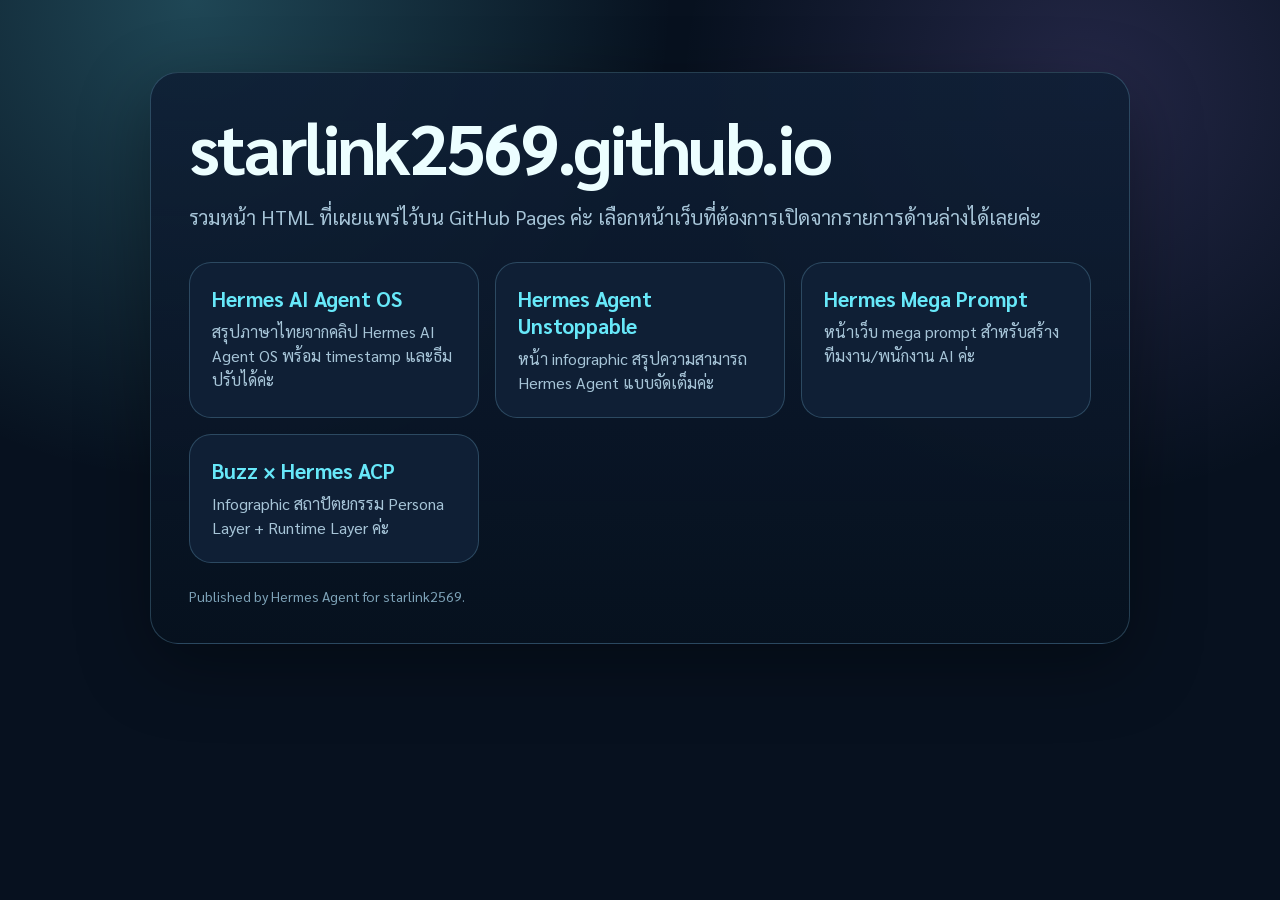
<file: index.html>
<!doctype html>
<html lang="th">
<head>
  <meta charset="utf-8">
  <meta name="viewport" content="width=device-width, initial-scale=1">
  <title>starlink2569 GitHub Pages</title>
  <meta name="description" content="รวมหน้าเว็บ HTML ภาษาไทยที่เผยแพร่โดย Hermes Agent">
  <link rel="preconnect" href="https://fonts.googleapis.com">
  <link rel="preconnect" href="https://fonts.gstatic.com" crossorigin>
  <link href="https://fonts.googleapis.com/css2?family=Sarabun:wght@400;600;700;800&display=swap" rel="stylesheet">
  <style>
    :root{font-family:'Sarabun',system-ui,sans-serif;color:#ecfeff;background:#07111f;--card:#0f1f35;--line:rgba(148,224,255,.22);--accent:#67e8f9;--muted:#a7c5d8}
    *{box-sizing:border-box} body{margin:0;min-height:100vh;background:radial-gradient(circle at 15% 0%,rgba(103,232,249,.25),transparent 34%),radial-gradient(circle at 85% 10%,rgba(167,139,250,.18),transparent 30%),#07111f;color:#ecfeff}
    main{width:min(980px,calc(100% - 32px));margin:auto;padding:72px 0} .hero{border:1px solid var(--line);background:linear-gradient(180deg,rgba(15,31,53,.9),rgba(7,17,31,.88));border-radius:28px;padding:38px;box-shadow:0 22px 70px rgba(0,0,0,.34)}
    h1{font-size:clamp(34px,6vw,70px);line-height:1;margin:0 0 16px;letter-spacing:-.04em} p{color:var(--muted);font-size:20px;line-height:1.65}.grid{display:grid;grid-template-columns:repeat(auto-fit,minmax(240px,1fr));gap:16px;margin-top:28px}.card{display:block;text-decoration:none;color:inherit;border:1px solid var(--line);background:var(--card);border-radius:22px;padding:22px;transition:.18s}.card:hover{transform:translateY(-3px);border-color:var(--accent)}.card b{display:block;color:var(--accent);font-size:21px;margin-bottom:8px}.card span{color:var(--muted);line-height:1.5}.foot{margin-top:24px;color:#7ea3b8;font-size:14px}
  </style>
</head>
<body><main><section class="hero"><h1>starlink2569.github.io</h1><p>รวมหน้า HTML ที่เผยแพร่ไว้บน GitHub Pages ค่ะ เลือกหน้าเว็บที่ต้องการเปิดจากรายการด้านล่างได้เลยค่ะ</p><div class="grid">
  <a class="card" href="hermes-agent-os.html"><b>Hermes AI Agent OS</b><span>สรุปภาษาไทยจากคลิป Hermes AI Agent OS พร้อม timestamp และธีมปรับได้ค่ะ</span></a>
  <a class="card" href="hermes_unstopped.html"><b>Hermes Agent Unstoppable</b><span>หน้า infographic สรุปความสามารถ Hermes Agent แบบจัดเต็มค่ะ</span></a>
  <a class="card" href="mega-prompt/"><b>Hermes Mega Prompt</b><span>หน้าเว็บ mega prompt สำหรับสร้างทีมงาน/พนักงาน AI ค่ะ</span></a>
  <a class="card" href="buzz-hermes/buzz-hermes-infographic.html"><b>Buzz × Hermes ACP</b><span>Infographic สถาปัตยกรรม Persona Layer + Runtime Layer ค่ะ</span></a>
</div><div class="foot">Published by Hermes Agent for starlink2569.</div></section></main></body></html>
</file>
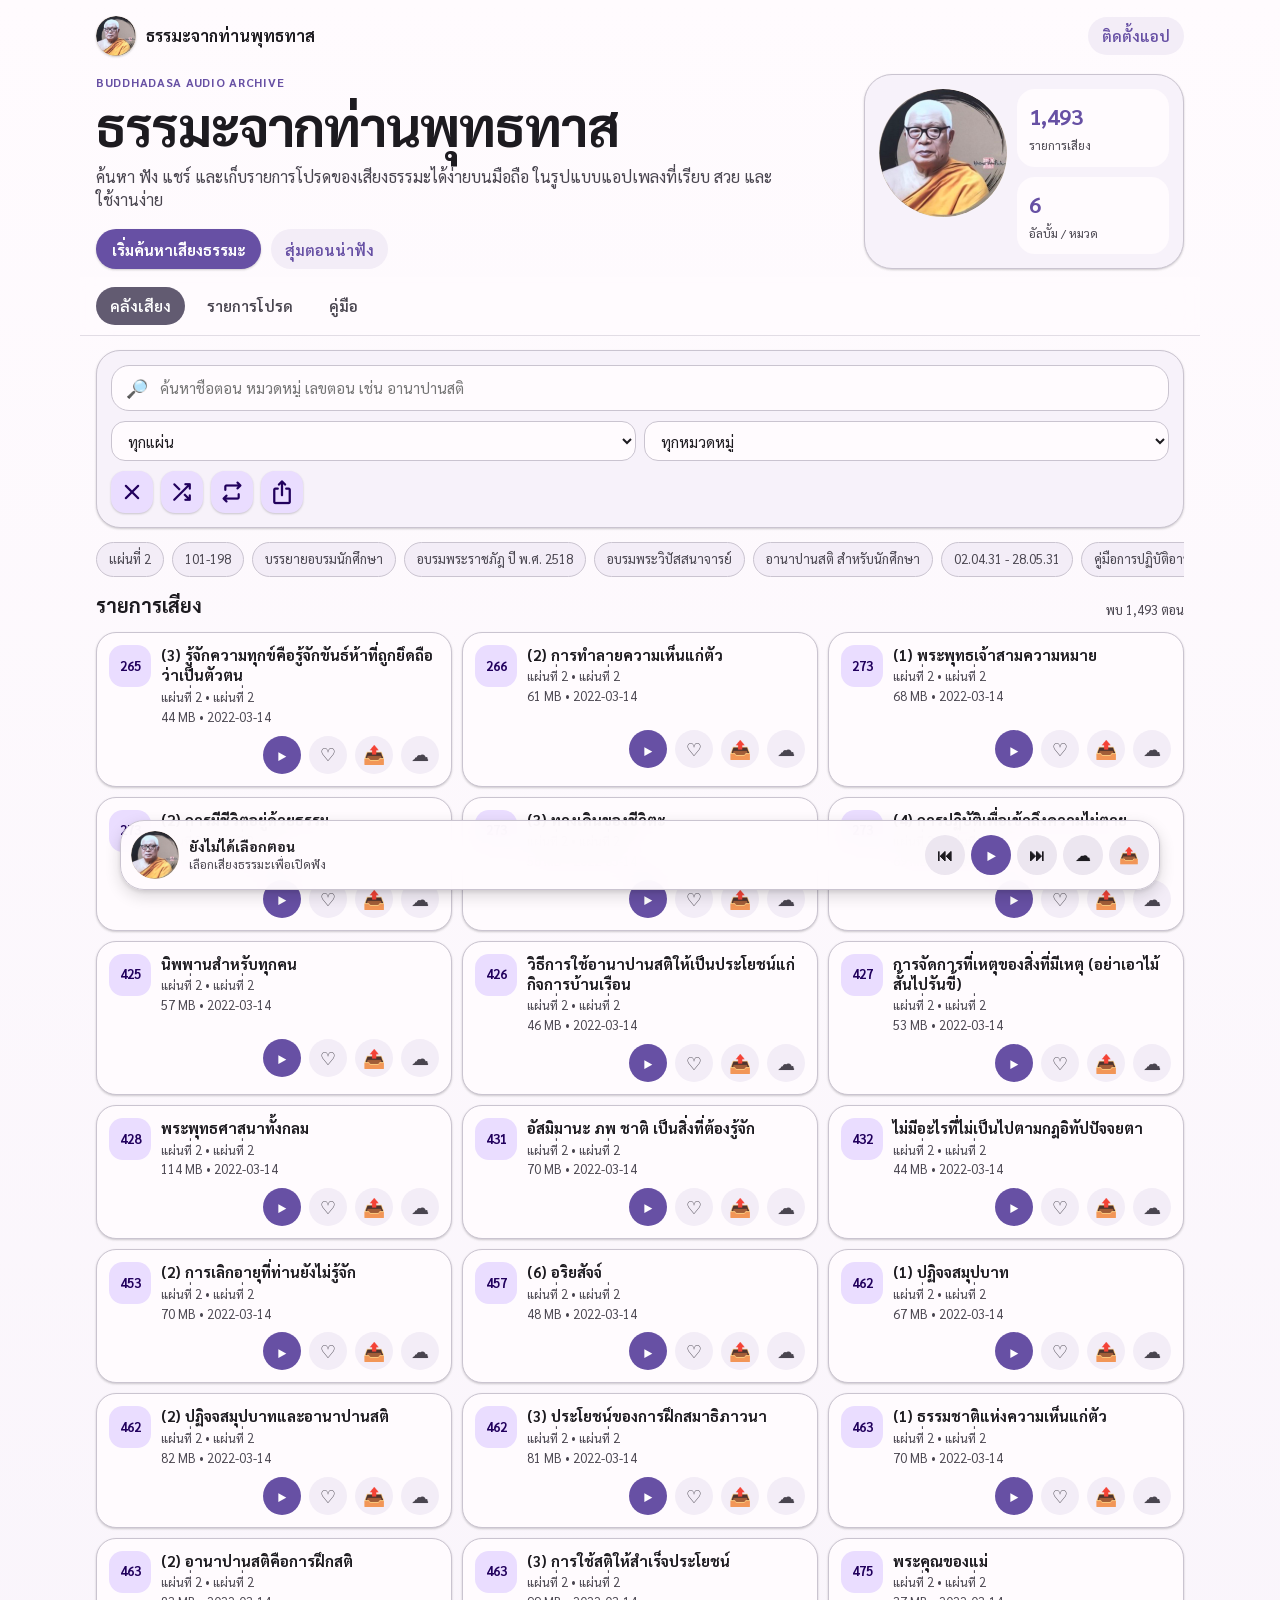
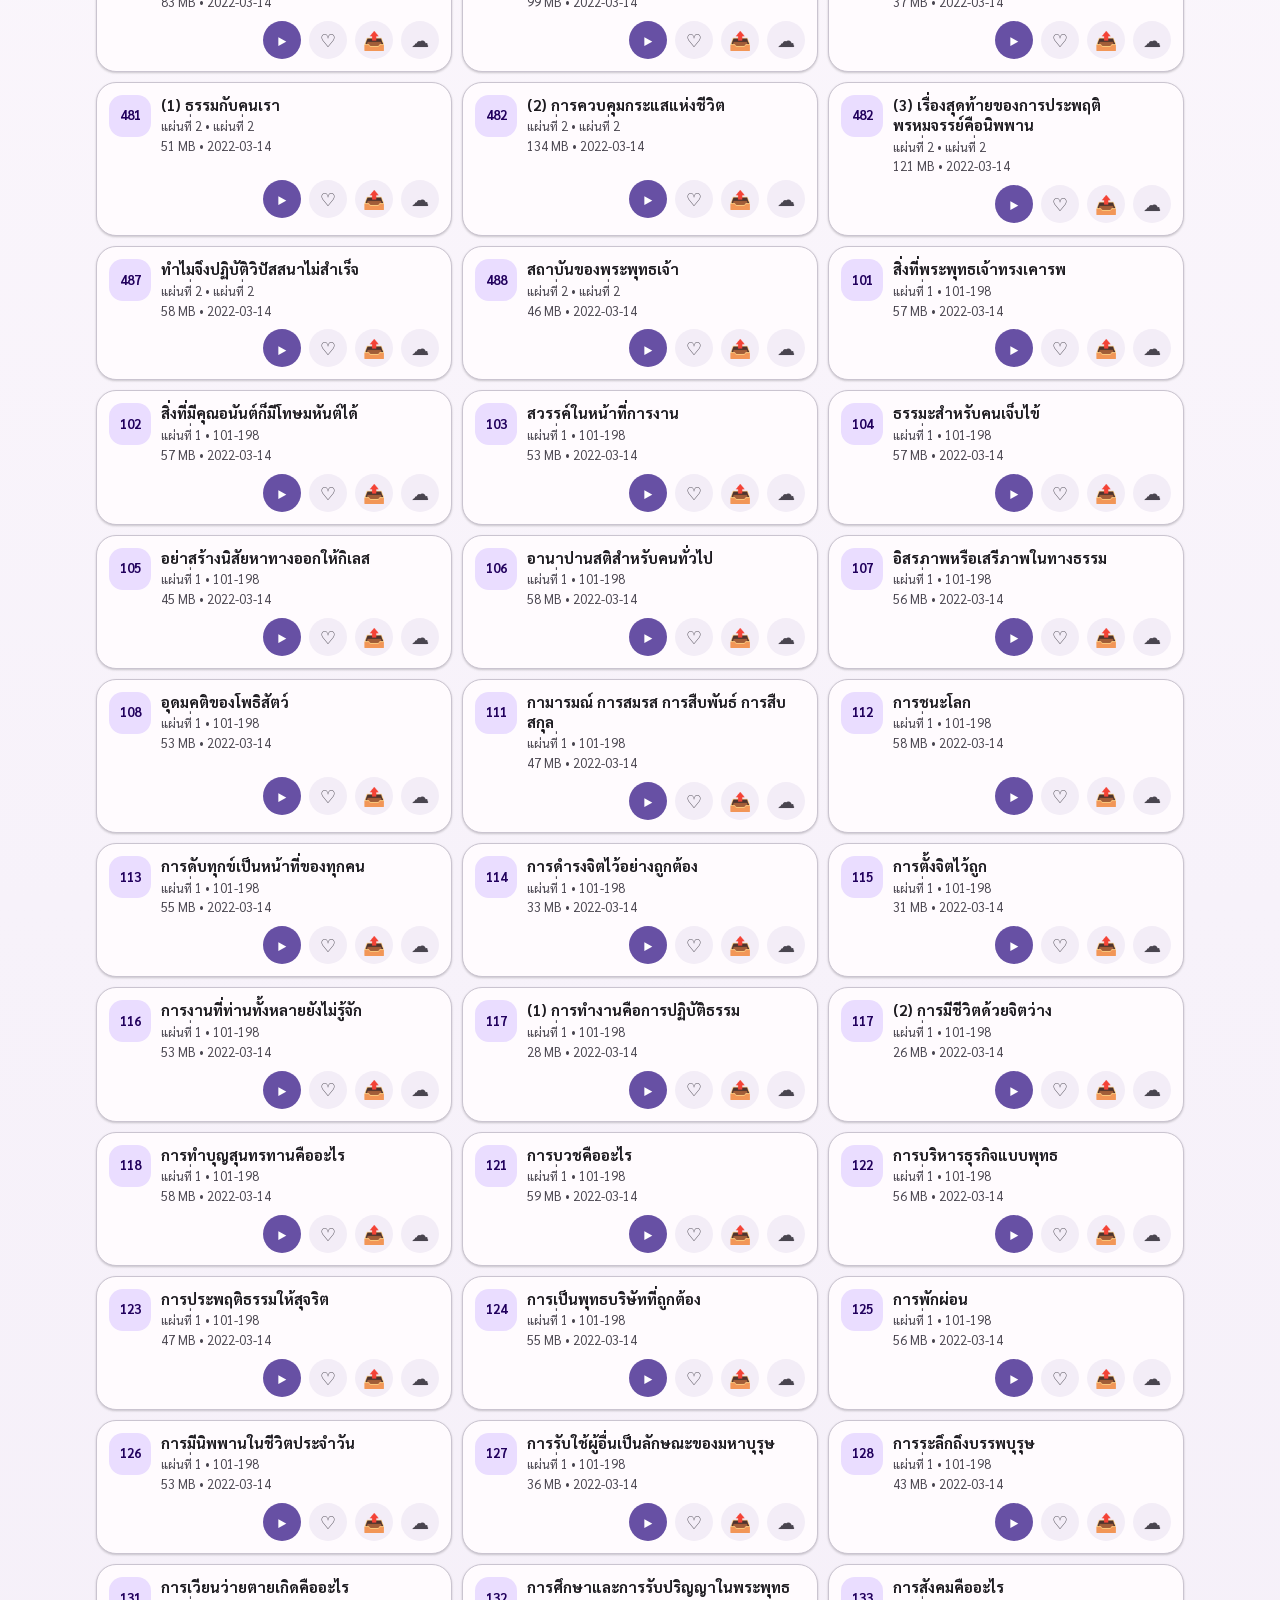
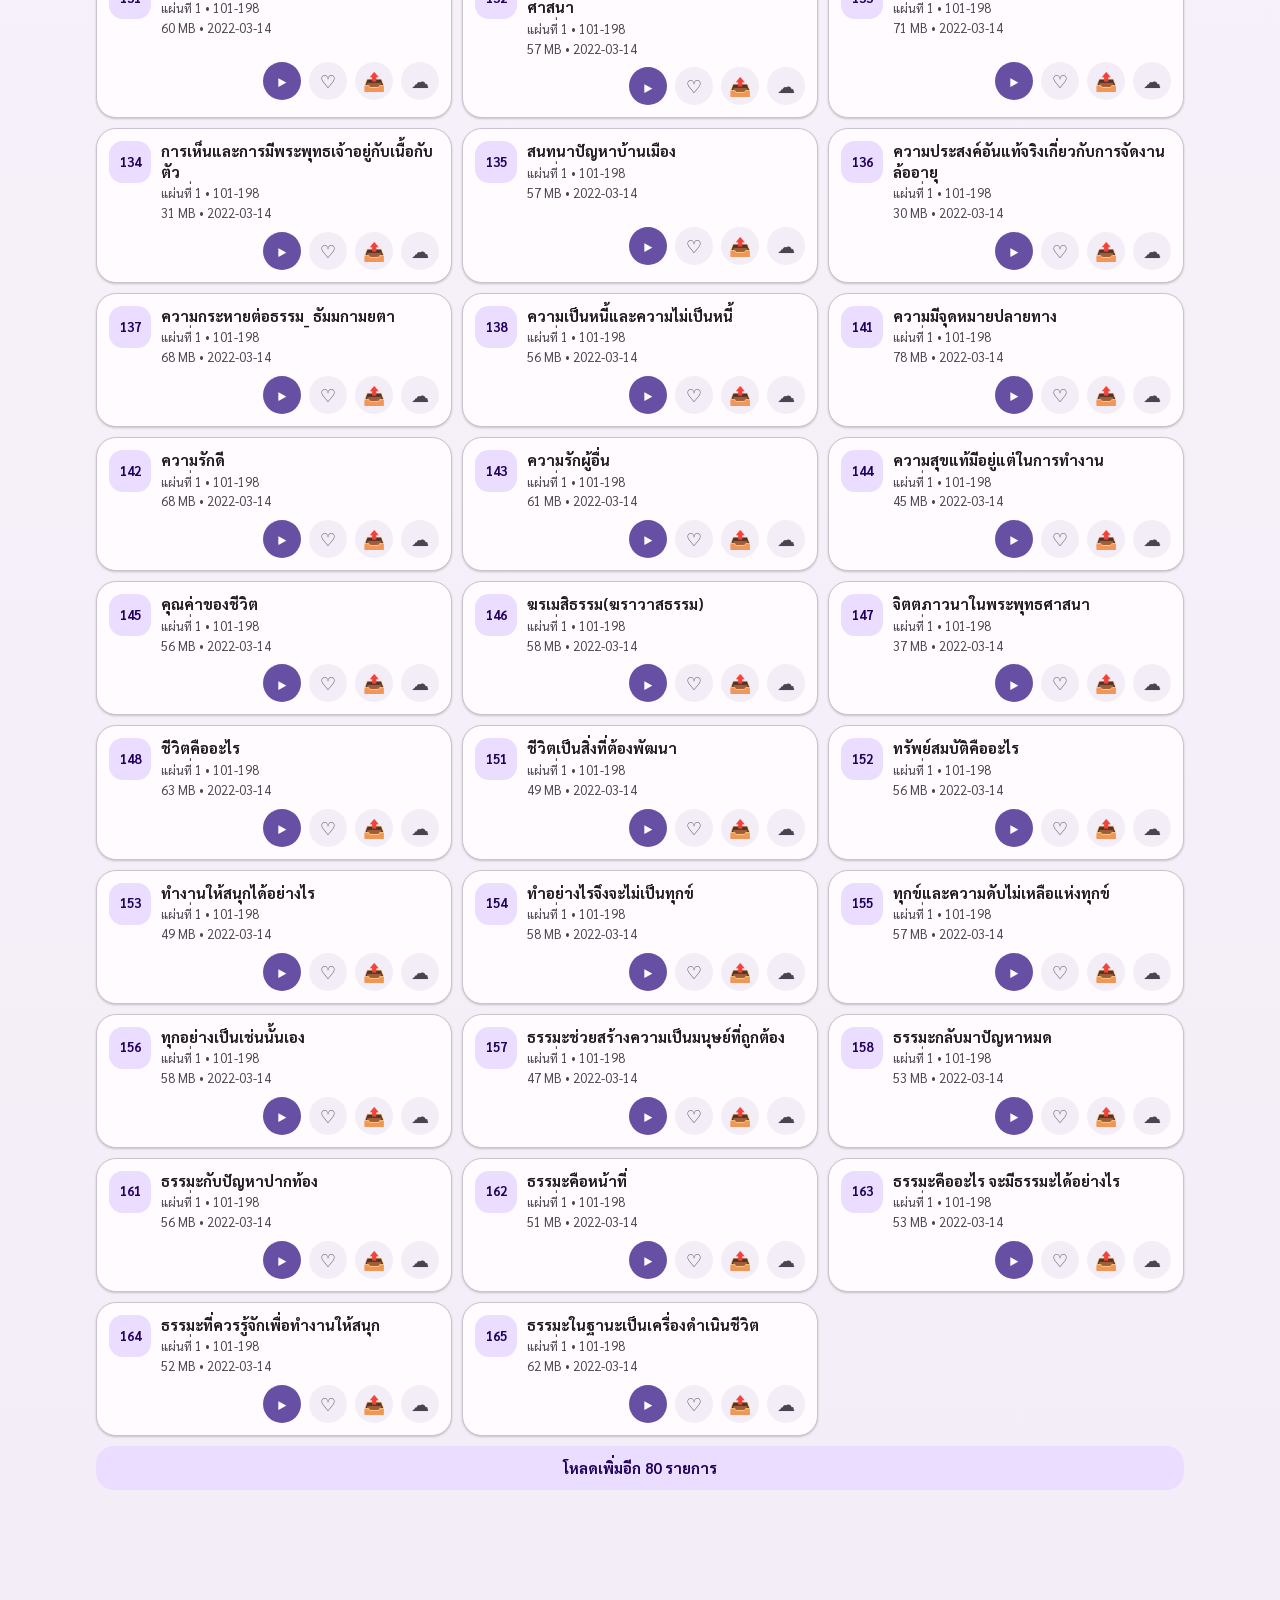
<file: buddhadasa-audio/index.html>
<!doctype html>
<html lang="th">
<head>
  <meta charset="utf-8" />
  <meta name="viewport" content="width=device-width, initial-scale=1, viewport-fit=cover" />
  <title>ธรรมะจากท่านพุทธทาส</title>
  <meta name="description" content="ธรรมะจากท่านพุทธทาส ค้นหา หมวดหมู่ รายการโปรด สุ่มเล่น และแชร์ตอนเสียงได้" />
  <meta name="theme-color" content="#9a5b26" />
  <meta property="og:title" content="ธรรมะจากท่านพุทธทาส" />
  <meta property="og:description" content="ค้นหาและฟังธรรมะจากท่านพุทธทาสจาก OneDrive แบบ mobile responsive" />
  <meta property="og:image" content="./assets/icon-1024.jpg" />
  <link rel="manifest" href="./manifest.webmanifest" />
  <link rel="apple-touch-icon" href="./assets/icon-1024.jpg" />
  <link rel="stylesheet" href="./styles.css" />
</head>
<body>
  <div class="app-shell">
    <header class="hero">
      <nav class="topbar">
        <div class="brand"><img src="./assets/icon-circle.svg" alt="ลายเส้นท่านพุทธทาส" /><span>ธรรมะจากท่านพุทธทาส</span></div>
        <button id="installBtn" class="ghost">ติดตั้งแอป</button>
      </nav>
      <section class="hero-grid">
        <div>
          <p class="eyebrow">Buddhadasa Audio Archive</p>
          <h1>ธรรมะจากท่านพุทธทาส</h1>
          <p class="lead">ค้นหา ฟัง แชร์ และเก็บรายการโปรดของเสียงธรรมะได้ง่ายบนมือถือ ในรูปแบบแอปเพลงที่เรียบ สวย และใช้งานง่าย</p>
          <div class="hero-actions">
            <a class="primary" href="#library">เริ่มค้นหาเสียงธรรมะ</a>
            <button class="secondary" id="randomHero">สุ่มตอนน่าฟัง</button>
          </div>
        </div>
        <div class="cover-card">
          <img src="./assets/icon-circle.svg" alt="ลายเส้นประกอบแอป" />
          <div><strong id="statTracks">กำลังโหลด...</strong><span>รายการเสียง</span></div>
          <div><strong id="statAlbums">-</strong><span>อัลบั้ม / หมวด</span></div>
        </div>
      </section>
    </header>

    <main>
      <section class="tabs" aria-label="เมนูหลัก">
        <button class="tab active" data-view="library">คลังเสียง</button>
        <button class="tab" data-view="favorites">รายการโปรด</button>
        <button class="tab" data-view="guide">คู่มือ</button>
      </section>

      <section id="library" class="view active">
        <div class="search-panel">
          <label class="searchbox"><span>🔎</span><input id="searchInput" placeholder="ค้นหาชื่อตอน หมวดหมู่ เลขตอน เช่น อานาปานสติ" autocomplete="off" /></label>
          <div class="filters"><select id="albumFilter"><option value="">ทุกแผ่น</option></select><select id="categoryFilter"><option value="">ทุกหมวดหมู่</option></select></div>
          <div class="quick-actions"><button id="clearBtn" class="icon-btn" title="ล้างตัวกรอง" aria-label="ล้างตัวกรอง"><span class="material-symbols-rounded">close</span></button><button id="shuffleBtn" class="icon-btn" title="สุ่มตอน" aria-label="สุ่มตอน"><span class="material-symbols-rounded">shuffle</span></button><button id="repeatBtn" class="icon-btn" data-mode="off" title="Repeat: off" aria-label="Repeat: off"><span class="material-symbols-rounded">repeat</span></button><button id="shareAppBtn" class="icon-btn" title="แชร์แอป" aria-label="แชร์แอป"><span class="material-symbols-rounded">ios_share</span></button></div>
        </div>
        <div id="chips" class="chips"></div>
        <div class="section-head"><h2>รายการเสียง</h2><span id="resultCount"></span></div>
        <div id="trackList" class="track-list"></div>
      </section>

      <section id="favorites" class="view">
        <div class="section-head"><h2>รายการโปรด</h2><span>เก็บในเครื่องของผู้ใช้</span></div>
        <div id="favoriteList" class="track-list"></div>
      </section>

      <section id="guide" class="view prose">
        <h2>คู่มือใช้งานภาษาไทย</h2>
        <ol>
          <li>พิมพ์คำค้น เช่น ชื่อตอน เลขตอน หรือหมวดหมู่ในช่องค้นหา</li>
          <li>กดปุ่ม ▶ เพื่อเปิดฟังตอนนั้นใน OneDrive preview</li>
          <li>กด ♡ เพื่อบันทึกเป็นรายการโปรดในเครื่องนี้</li>
          <li>ใช้ Shuffle เพื่อสุ่มตอน และ Repeat เพื่อวนซ้ำโหมดเล่น</li>
          <li>กด Share เพื่อส่งลิงก์แอปหรือคลิปเสียงให้เพื่อนทาง Line/Facebook/Telegram</li>
          <li>กด “ติดตั้งแอป” หรือ Add to Home Screen บน iOS/Android เพื่อใช้เหมือนแอป</li>
        </ol>
        <h3>หมายเหตุเรื่องการเล่นเสียง</h3>
        <p>ไฟล์เสียงเก็บอยู่บน OneDrive แบบ public share แอปนี้เปิดไฟล์ผ่าน OneDrive preview โดยตรง เพื่อให้ลิงก์เสียงไม่หมดอายุและไม่ต้องฝัง token ชั่วคราวลงใน GitHub Pages</p>
      </section>


    </main>
  </div>

  <footer class="player" id="player">
    <div class="now"><img src="./assets/icon-circle.svg" alt="" /><div><strong id="nowTitle">ยังไม่ได้เลือกตอน</strong><span id="nowMeta">เลือกเสียงธรรมะเพื่อเปิดฟัง</span></div></div>
    <div class="controls">
      <button id="prevBtn" title="ก่อนหน้า">⏮</button>
      <button id="playBtn" class="big" title="เปิดฟัง">▶</button>
      <button id="nextBtn" title="ถัดไป">⏭</button>
      <button id="openOneDrive" title="เปิดใน OneDrive" aria-label="เปิดใน OneDrive">☁️</button>
      <button id="shareTrackBtn" title="แชร์ตอนนี้" aria-label="แชร์ตอนนี้">📤</button>
    </div>
  </footer>
  <script src="./app.js"></script>
</body>
</html>
</file>
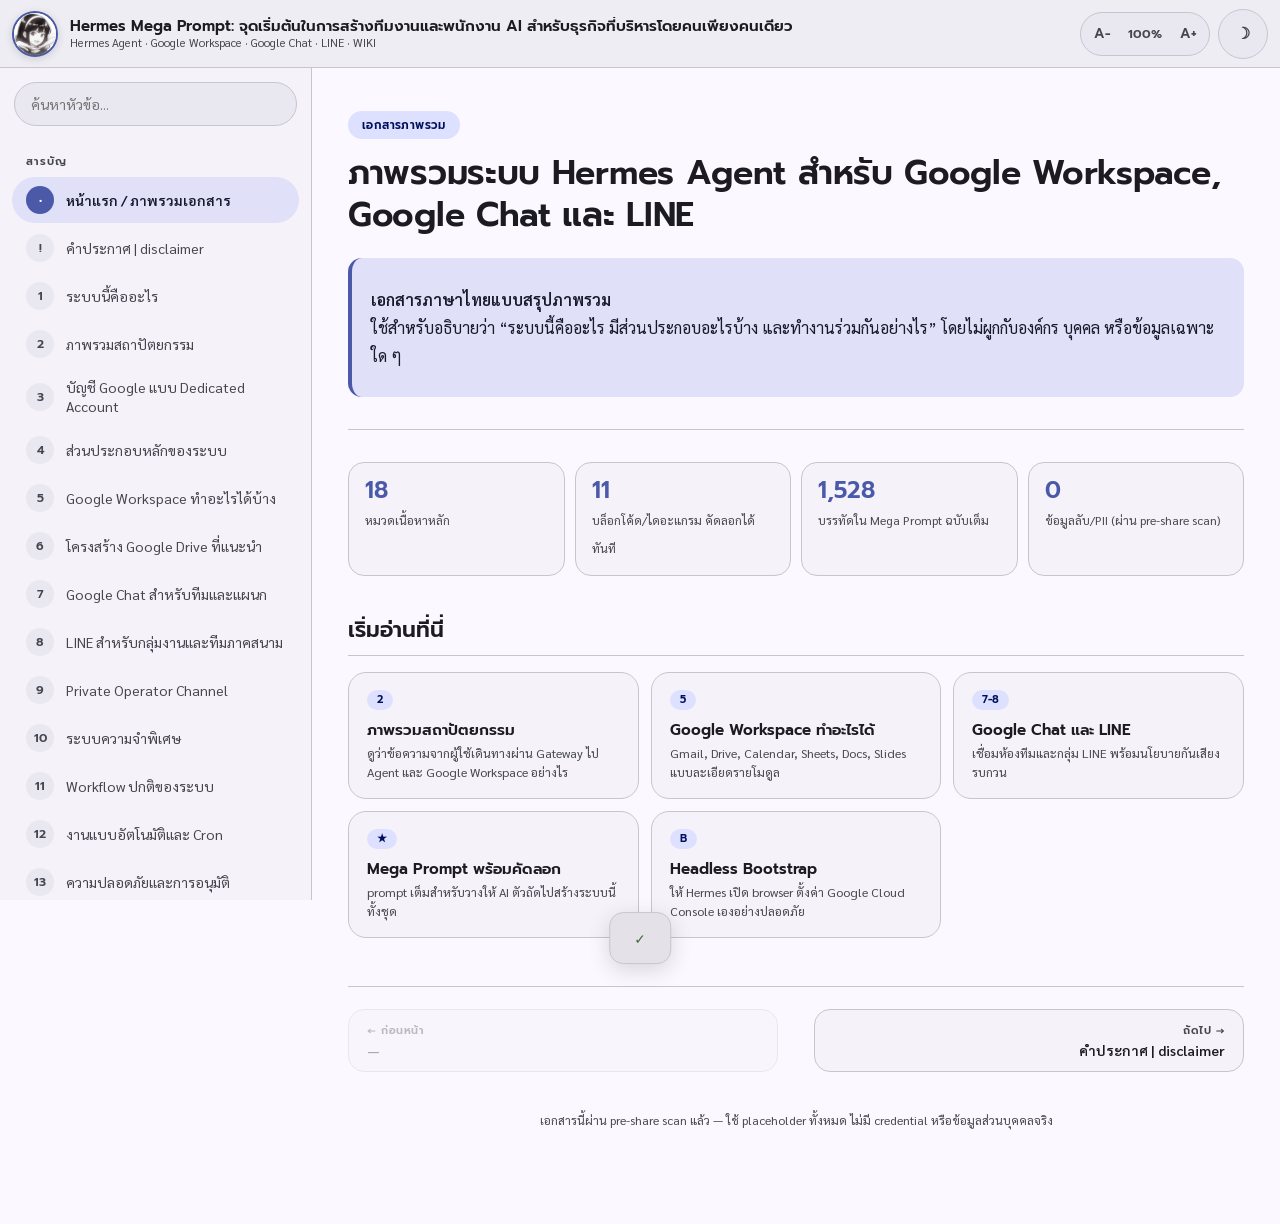
<file: mega-prompt/index.html>
<!DOCTYPE html>
<html lang="th" data-theme="light">
<head>
<meta charset="utf-8">
<meta name="viewport" content="width=device-width, initial-scale=1">
<title>Hermes Mega Prompt: จุดเริ่มต้นในการสร้างทีมงานและพนักงาน AI สำหรับธุรกิจที่บริหารโดยคนเพียงคนเดียว</title>
<link rel="icon" type="image/webp" href="[data-uri]">
<link rel="preconnect" href="https://fonts.googleapis.com">
<link rel="preconnect" href="https://fonts.gstatic.com" crossorigin>
<link href="https://fonts.googleapis.com/css2?family=Sarabun:ital,wght@0,300;0,400;0,500;0,600;0,700;1,400&family=Prompt:wght@400;500;600;700&family=Roboto+Mono:wght@400;500&display=swap" rel="stylesheet">
<style>
/* ============================ Material 3 tokens ============================ */
:root{
  --fs: 16px;
  --primary:#4a5aa8; --on-primary:#ffffff;
  --primary-container:#dee0ff; --on-primary-container:#00105c;
  --secondary:#5b5d72; --secondary-container:#e0e0f9; --on-secondary-container:#181a2c;
  --tertiary:#75546c; --tertiary-container:#ffd7f0; --on-tertiary-container:#2c1227;
  --surface:#fbf8ff; --on-surface:#1b1b21;
  --surface-dim:#dbd9e0; --surface-bright:#fbf8ff;
  --sc-lowest:#ffffff; --sc-low:#f5f2fa; --sc:#efedf4; --sc-high:#e9e7ef; --sc-highest:#e4e1e9;
  --on-surface-variant:#46464f; --outline:#767680; --outline-variant:#c7c5d0;
  --shadow:rgba(0,0,0,.14);
  --code-bg:#ffffff; --code-fg:#232430;
  --success:#3c6939;
}
html[data-theme="dark"]{
  --primary:#bbc3ff; --on-primary:#182778;
  --primary-container:#313e90; --on-primary-container:#dee0ff;
  --secondary:#c4c5dd; --secondary-container:#434659; --on-secondary-container:#e0e0f9;
  --tertiary:#e4bad8; --tertiary-container:#5b3d53; --on-tertiary-container:#ffd7f0;
  --surface:#131318; --on-surface:#e4e1e9;
  --surface-dim:#131318; --surface-bright:#39383f;
  --sc-lowest:#0e0e13; --sc-low:#1b1b21; --sc:#1f1f25; --sc-high:#2a2930; --sc-highest:#35343b;
  --on-surface-variant:#c7c5d0; --outline:#90909a; --outline-variant:#46464f;
  --shadow:rgba(0,0,0,.5);
  --code-bg:#0e0e13; --code-fg:#dcdae4;
  --success:#a1d39a;
}
*{box-sizing:border-box}
html{font-size:var(--fs);scroll-behavior:smooth}
body{
  margin:0; background:var(--surface); color:var(--on-surface);
  font-family:'Sarabun',system-ui,sans-serif; font-size:1rem; line-height:1.75;
  -webkit-font-smoothing:antialiased;
  transition:background .25s ease,color .25s ease;
}
h1,h2,h3,h4,h5,.brandtitle,.eyebrow,.btn,th{font-family:'Prompt','Sarabun',sans-serif}
.drawer,.drawer *{font-family:'Sarabun',system-ui,sans-serif}
code,pre,kbd{font-family:'Roboto Mono',ui-monospace,Menlo,Consolas,monospace}

/* ============================ App bar ============================ */
.appbar{
  position:fixed; inset:0 0 auto 0; height:68px; z-index:40;
  display:flex; align-items:center; gap:.5rem; padding:0 12px;
  background:var(--sc); color:var(--on-surface);
  border-bottom:1px solid var(--outline-variant);
  backdrop-filter:saturate(160%) blur(8px);
}
.brand{display:flex;align-items:center;gap:12px;min-width:0;flex:1}
.logo{
  width:46px;height:46px;flex:none;border-radius:999px;object-fit:cover;object-position:50% 22%;
  background:#fff;border:2px solid var(--primary);
  box-shadow:0 2px 8px var(--shadow);user-select:none;
  transition:transform .2s cubic-bezier(.2,0,0,1),border-color .2s;
}
.logo:hover{transform:scale(1.06) rotate(-3deg)}
.brandtxt{min-width:0}
.brandtitle{
  font-size:.94rem;font-weight:600;line-height:1.25;white-space:normal;
  display:-webkit-box;-webkit-line-clamp:2;-webkit-box-orient:vertical;overflow:hidden;
}
.brandsub{font-size:.72rem;color:var(--on-surface-variant);line-height:1.2;
  white-space:nowrap;overflow:hidden;text-overflow:ellipsis}
.bargroup{display:flex;align-items:center;gap:4px;background:var(--sc-high);
  border-radius:999px;padding:4px;border:1px solid var(--outline-variant)}
.iconbtn{
  width:40px;height:40px;border:0;border-radius:999px;cursor:pointer;
  background:transparent;color:var(--on-surface-variant);
  font-size:1rem;font-family:'Prompt',sans-serif;font-weight:600;
  display:grid;place-items:center;transition:background .18s,color .18s,transform .12s;
}
.iconbtn:hover{background:color-mix(in srgb,var(--primary) 14%,transparent);color:var(--primary)}
.iconbtn:active{transform:scale(.92)}
.iconbtn.small{width:34px;height:34px;font-size:.85rem}
.fsval{min-width:44px;text-align:center;font-size:.78rem;color:var(--on-surface-variant);
  font-family:'Prompt',sans-serif;font-weight:600}
#menuBtn{display:none}

/* ============================ Layout ============================ */
.shell{display:flex;padding-top:68px;min-height:100vh}
.drawer{
  width:312px;flex:none;position:fixed;top:68px;bottom:0;left:0;z-index:30;
  background:var(--sc-low);border-right:1px solid var(--outline-variant);
  display:flex;flex-direction:column;transition:transform .28s cubic-bezier(.2,0,0,1);
}
.searchwrap{padding:14px 14px 8px}
.search{
  width:100%;height:44px;border-radius:999px;border:1px solid var(--outline-variant);
  background:var(--sc-high);color:var(--on-surface);padding:0 16px;font-family:'Sarabun';
  font-size:.88rem;outline:none;transition:border-color .18s,background .18s;
}
.search:focus{border-color:var(--primary);background:var(--sc-highest)}
.navlist{flex:1;overflow-y:auto;padding:4px 12px 24px;scrollbar-width:thin}
.navlist::-webkit-scrollbar{width:8px}
.navlist::-webkit-scrollbar-thumb{background:var(--outline-variant);border-radius:99px}
.navsec{font-size:.68rem;letter-spacing:.9px;text-transform:uppercase;color:var(--on-surface-variant);
  font-family:'Prompt';font-weight:600;padding:14px 14px 6px}
.navitem{
  display:flex;align-items:center;gap:12px;width:100%;text-align:right;
  border:0;background:transparent;color:var(--on-surface-variant);cursor:pointer;
  padding:9px 14px;border-radius:999px;margin-bottom:2px;
  font-size:.88rem;line-height:1.35;transition:background .16s,color .16s;
}
.navitem .navlabel{text-align:left;flex:1}
.navitem:hover{background:color-mix(in srgb,var(--primary) 10%,transparent)}
.navitem.active{background:var(--secondary-container);color:var(--on-secondary-container);font-weight:600}
.navnum{
  width:28px;height:28px;flex:none;border-radius:999px;display:grid;place-items:center;
  background:var(--sc-high);color:var(--on-surface-variant);
  font-family:'Prompt';font-weight:600;font-size:.76rem;
}
.navitem.active .navnum{background:var(--primary);color:var(--on-primary)}
.navitem.accent .navnum{background:var(--tertiary-container);color:var(--on-tertiary-container)}
.navitem.accent.active .navnum{background:var(--tertiary);color:#fff}
.navitem.hidden{display:none}
.scrim{display:none;position:fixed;inset:68px 0 0 0;background:rgba(0,0,0,.45);z-index:29}

/* ============================ Content ============================ */
main{flex:1;margin-left:312px;min-width:0;padding:32px 36px 80px;display:flex;justify-content:center}
.content{width:100%;max-width:920px}
.pane{display:none;animation:fade .32s ease}
.pane.active{display:block}
@keyframes fade{from{opacity:0;transform:translateY(10px)}to{opacity:1;transform:none}}
.eyebrow{
  display:inline-block;margin:0 0 10px;padding:4px 14px;border-radius:999px;
  background:var(--primary-container);color:var(--on-primary-container);
  font-size:.72rem;font-weight:600;letter-spacing:.4px;font-family:'Prompt';
}
.pane-title{font-size:2.1rem;line-height:1.25;margin:.1rem 0 1.4rem;font-weight:600;letter-spacing:-.3px}
.pane h2{font-size:1.35rem;font-weight:600;margin:2.2rem 0 .8rem;padding-bottom:.4rem;
  border-bottom:1px solid var(--outline-variant)}
.pane h3{font-size:1.12rem;font-weight:600;margin:1.7rem 0 .6rem;color:var(--primary)}
html[data-theme="dark"] .pane h3{color:var(--primary)}
.pane h4{font-size:1rem;font-weight:600;margin:1.2rem 0 .4rem}
.pane p{margin:.7rem 0}
.lead{color:var(--on-surface-variant)}
.pane ul,.pane ol{margin:.7rem 0;padding-left:1.4rem}
.pane li{margin:.32rem 0}
.pane ul>li::marker{color:var(--primary)}
.pane ol>li::marker{color:var(--primary);font-weight:600;font-family:'Prompt'}
.pane a{color:var(--primary);text-decoration-thickness:1px;text-underline-offset:3px}
.pane hr{border:0;border-top:1px solid var(--outline-variant);margin:2rem 0}
blockquote{
  margin:1.2rem 0;padding:1rem 1.2rem;border-radius:14px;
  background:var(--secondary-container);color:var(--on-secondary-container);
  border-left:4px solid var(--primary);
}
blockquote p{margin:.25rem 0}
strong{font-weight:600}

/* tables */
.pane table{width:100%;border-collapse:separate;border-spacing:0;margin:1.2rem 0;
  font-size:.9rem;border:1px solid var(--outline-variant);border-radius:14px;overflow:hidden}
.pane thead th{background:var(--sc-high);color:var(--on-surface);font-weight:600;
  text-align:left;padding:.7rem .9rem;font-size:.85rem;border-bottom:1px solid var(--outline-variant)}
.pane td{padding:.65rem .9rem;border-bottom:1px solid var(--outline-variant);vertical-align:top}
.pane tbody tr:last-child td{border-bottom:0}
.pane tbody tr:nth-child(even){background:color-mix(in srgb,var(--sc) 55%,transparent)}
.pane tbody tr:hover{background:color-mix(in srgb,var(--primary) 8%,transparent)}
.tablewrap{overflow-x:auto}

/* inline code */
:not(pre)>code{
  background:var(--sc-high);color:var(--primary);border:1px solid var(--outline-variant);
  padding:.08em .45em;border-radius:7px;font-size:.85em;cursor:copy;
  transition:background .15s,border-color .15s;overflow-wrap:anywhere;
}
:not(pre)>code:hover{background:var(--primary-container);color:var(--on-primary-container);
  border-color:var(--primary)}
:not(pre)>code.copied{background:var(--success);color:#fff;border-color:var(--success)}

/* code blocks */
.codeblock{margin:1.2rem 0;border:1px solid var(--outline-variant);border-radius:16px;
  overflow:hidden;background:var(--code-bg);box-shadow:0 1px 3px var(--shadow)}
.codebar{display:flex;align-items:center;justify-content:space-between;gap:8px;
  padding:6px 8px 6px 16px;background:var(--sc-high);border-bottom:1px solid var(--outline-variant)}
.codelang{font-family:'Roboto Mono';font-size:.7rem;letter-spacing:1px;text-transform:uppercase;
  color:var(--on-surface-variant)}
.copybtn{
  display:inline-flex;align-items:center;gap:6px;border:1px solid var(--outline-variant);
  background:var(--sc-lowest);color:var(--on-surface-variant);cursor:pointer;
  border-radius:999px;padding:5px 13px;font-size:.75rem;font-family:'Prompt';font-weight:600;
  transition:background .16s,color .16s,border-color .16s,transform .1s;
}
.copybtn:hover{background:var(--primary-container);color:var(--on-primary-container);border-color:var(--primary)}
.copybtn:active{transform:scale(.95)}
.copybtn.done{background:var(--success);color:#fff;border-color:var(--success)}
.ci::before{content:"\29C9";font-size:.95em;line-height:1}
.copybtn.done .ci::before{content:"\2713"}
.codeblock pre{margin:0;padding:16px 18px;overflow-x:auto;background:var(--code-bg)}
.codeblock code{color:var(--code-fg);font-size:.82rem;line-height:1.7;white-space:pre}
.codeblock pre::-webkit-scrollbar{height:8px}
.codeblock pre::-webkit-scrollbar-thumb{background:var(--outline-variant);border-radius:99px}

/* mega prompt pane */
.megabar{display:flex;flex-wrap:wrap;gap:10px;margin:1.4rem 0}
.btn{display:inline-flex;align-items:center;gap:8px;border-radius:999px;cursor:pointer;
  padding:11px 22px;font-size:.86rem;font-weight:600;border:1px solid transparent;
  transition:background .16s,color .16s,transform .1s,box-shadow .16s}
.btn:active{transform:scale(.97)}
.btn.filled{background:var(--primary);color:var(--on-primary);box-shadow:0 1px 3px var(--shadow)}
.btn.filled:hover{box-shadow:0 3px 10px var(--shadow)}
.btn.tonal{background:var(--secondary-container);color:var(--on-secondary-container)}
.btn.tonal:hover{background:var(--primary-container);color:var(--on-primary-container)}
.btn.outlined{background:transparent;color:var(--primary);border-color:var(--outline)}
.btn.outlined:hover{background:color-mix(in srgb,var(--primary) 12%,transparent)}
.btn.done{background:var(--success)!important;color:#fff!important;border-color:var(--success)!important}
.coredetails{margin:1.2rem 0;border:1px solid var(--outline-variant);border-radius:16px;
  background:var(--sc-low);overflow:hidden}
.coredetails summary{cursor:pointer;padding:14px 18px;font-family:'Prompt';font-weight:600;
  font-size:.9rem;color:var(--primary);list-style:none;display:flex;align-items:center;gap:8px}
.coredetails summary::before{content:"\25B8";transition:transform .2s;display:inline-block}
.coredetails[open] summary::before{transform:rotate(90deg)}
.coredetails summary::-webkit-details-marker{display:none}
.megapre{
  margin:0;padding:18px;background:var(--code-bg);color:var(--code-fg);
  font-size:.78rem;line-height:1.7;max-height:52vh;overflow:auto;white-space:pre;
  border-top:1px solid var(--outline-variant);
}
.megapre.tall{max-height:64vh;border:1px solid var(--outline-variant);border-radius:16px;
  box-shadow:0 1px 3px var(--shadow)}
.megapre.wrap{white-space:pre-wrap;word-break:break-word}
.megapre::-webkit-scrollbar{width:10px;height:10px}
.megapre::-webkit-scrollbar-thumb{background:var(--outline-variant);border-radius:99px}


/* intro extras */
.statrow{display:flex;flex-wrap:wrap;gap:10px;margin:1.4rem 0 .4rem}
.stat{flex:1 1 150px;background:var(--sc-low);border:1px solid var(--outline-variant);
  border-radius:16px;padding:14px 16px}
.stat b{display:block;font-family:'Prompt';font-size:1.45rem;font-weight:600;color:var(--primary);line-height:1.2}
.stat span{font-size:.76rem;color:var(--on-surface-variant)}
.cards{display:grid;grid-template-columns:repeat(auto-fit,minmax(230px,1fr));gap:12px;margin:1rem 0 .5rem}
.card{
  text-align:left;border:1px solid var(--outline-variant);background:var(--sc-low);
  border-radius:18px;padding:16px 18px;cursor:pointer;color:var(--on-surface);
  transition:background .18s,border-color .18s,transform .12s,box-shadow .18s;font-family:'Sarabun';
}
.card:hover{background:var(--secondary-container);border-color:var(--primary);
  transform:translateY(-2px);box-shadow:0 4px 14px var(--shadow)}
.card b{display:block;font-family:'Prompt';font-weight:600;font-size:.95rem;margin-bottom:3px}
.card span{font-size:.78rem;color:var(--on-surface-variant);line-height:1.5}
.card .cnum{display:inline-block;font-family:'Prompt';font-weight:600;font-size:.68rem;
  background:var(--primary-container);color:var(--on-primary-container);
  padding:2px 10px;border-radius:999px;margin-bottom:8px}

/* disclaimer */
.pane.disclaimer{max-width:820px}
.discbox{border:1px solid var(--outline-variant);background:var(--sc-low);border-radius:20px;
  padding:8px 26px 20px;margin-top:.6rem}
.discbox h2{border-bottom:0;font-size:1.15rem;margin-top:1.6rem}
.discbox p{font-size:.94rem}
.contactcard{display:flex;align-items:center;gap:14px;flex-wrap:wrap;margin:1.4rem 0 .2rem;
  padding:16px 20px;border-radius:18px;background:var(--tertiary-container);
  color:var(--on-tertiary-container)}
.contactcard a{color:inherit;font-weight:600;word-break:break-all}
.accepted{margin-top:1.4rem;padding:14px 20px;border-radius:16px;
  background:var(--primary-container);color:var(--on-primary-container);
  font-weight:600;font-size:.92rem}

/* pager */
.pager{display:flex;justify-content:space-between;gap:12px;margin-top:3rem;
  padding-top:1.4rem;border-top:1px solid var(--outline-variant)}
.pagerbtn{flex:1;max-width:48%;text-align:left;border:1px solid var(--outline-variant);
  background:var(--sc-low);color:var(--on-surface);border-radius:16px;padding:12px 18px;
  cursor:pointer;transition:background .16s,border-color .16s;font-family:'Sarabun'}
.pagerbtn:hover{background:var(--secondary-container);border-color:var(--primary)}
.pagerbtn:disabled{opacity:.35;cursor:default}
.pagerbtn .pk{display:block;font-size:.68rem;color:var(--on-surface-variant);font-family:'Prompt';
  font-weight:600;letter-spacing:.5px;text-transform:uppercase}
.pagerbtn .pv{display:block;font-size:.88rem;font-weight:600;margin-top:2px}
.pagerbtn.next{text-align:right}

/* snackbar */
#snack{
  position:fixed;left:50%;bottom:28px;transform:translate(-50%,calc(100% + 40px));
  background:var(--sc-highest);color:var(--on-surface);border:1px solid var(--outline-variant);
  padding:13px 24px;border-radius:14px;font-size:.86rem;font-weight:500;z-index:60;
  box-shadow:0 6px 22px var(--shadow);transition:transform .3s cubic-bezier(.2,0,0,1);
  display:flex;align-items:center;gap:10px;max-width:88vw;
}
#snack.show{transform:translate(-50%,0)}
#snack::before{content:"\2713";color:var(--success);font-weight:700}

/* footer note */
.footnote{margin-top:2.4rem;font-size:.76rem;color:var(--on-surface-variant);text-align:center}

/* ============================ responsive ============================ */
@media (max-width:1000px){
  #menuBtn{display:grid}
  .drawer{transform:translateX(-100%);box-shadow:4px 0 20px var(--shadow)}
  body.navopen .drawer{transform:none}
  body.navopen .scrim{display:block}
  main{margin-left:0;padding:24px 18px 70px}
  .brandsub{display:none}
}
@media (max-width:620px){
  .appbar{height:60px;padding:0 8px}
  .shell{padding-top:60px}
  .drawer,.scrim{top:60px}
  .brandtitle{font-size:.78rem;line-height:1.2;-webkit-line-clamp:2}
  .logo{width:38px;height:38px;border-width:1.5px}
  .pane-title{font-size:1.55rem}
  .fsval{display:none}
  .pagerbtn{max-width:none}
  .pager{flex-direction:column}
}
</style>
</head>
<body>

<header class="appbar">
  <button class="iconbtn" id="menuBtn" type="button" title="เมนู" aria-label="เมนู">&#9776;</button>
  <div class="brand">
    <img class="logo" src="[data-uri]" alt="Hermes" draggable="false">
    <div class="brandtxt">
      <div class="brandtitle">Hermes Mega Prompt: จุดเริ่มต้นในการสร้างทีมงานและพนักงาน AI สำหรับธุรกิจที่บริหารโดยคนเพียงคนเดียว</div>
      <div class="brandsub">Hermes Agent &middot; Google Workspace &middot; Google Chat &middot; LINE &middot; WIKI</div>
    </div>
  </div>
  <div class="bargroup" title="ปรับขนาดตัวอักษร">
    <button class="iconbtn small" id="fsDown" type="button" aria-label="ลดขนาดตัวอักษร">A-</button>
    <span class="fsval" id="fsVal">100%</span>
    <button class="iconbtn small" id="fsUp" type="button" aria-label="เพิ่มขนาดตัวอักษร">A+</button>
  </div>
  <div class="bargroup">
    <button class="iconbtn" id="themeBtn" type="button" title="สลับโหมดสว่าง/มืด" aria-label="สลับธีม">&#9789;</button>
  </div>
</header>

<div class="scrim" id="scrim"></div>

<div class="shell">
  <nav class="drawer" id="drawer">
    <div class="searchwrap">
      <input class="search" id="navSearch" type="search" placeholder="ค้นหาหัวข้อ..." autocomplete="off">
    </div>
    <div class="navlist" id="navlist">
      <div class="navsec">สารบัญ</div>
      <button class="navitem" data-target="sec-intro" type="button"><span class="navnum">•</span><span class="navlabel">หน้าแรก / ภาพรวมเอกสาร</span></button>
<button class="navitem" data-target="sec-disclaimer" type="button"><span class="navnum">!</span><span class="navlabel">คำประกาศ | disclaimer</span></button>
<button class="navitem" data-target="sec-1" type="button"><span class="navnum">1</span><span class="navlabel">ระบบนี้คืออะไร</span></button>
<button class="navitem" data-target="sec-2" type="button"><span class="navnum">2</span><span class="navlabel">ภาพรวมสถาปัตยกรรม</span></button>
<button class="navitem" data-target="sec-3" type="button"><span class="navnum">3</span><span class="navlabel">บัญชี Google แบบ Dedicated Account</span></button>
<button class="navitem" data-target="sec-4" type="button"><span class="navnum">4</span><span class="navlabel">ส่วนประกอบหลักของระบบ</span></button>
<button class="navitem" data-target="sec-5" type="button"><span class="navnum">5</span><span class="navlabel">Google Workspace ทำอะไรได้บ้าง</span></button>
<button class="navitem" data-target="sec-6" type="button"><span class="navnum">6</span><span class="navlabel">โครงสร้าง Google Drive ที่แนะนำ</span></button>
<button class="navitem" data-target="sec-7" type="button"><span class="navnum">7</span><span class="navlabel">Google Chat สำหรับทีมและแผนก</span></button>
<button class="navitem" data-target="sec-8" type="button"><span class="navnum">8</span><span class="navlabel">LINE สำหรับกลุ่มงานและทีมภาคสนาม</span></button>
<button class="navitem" data-target="sec-9" type="button"><span class="navnum">9</span><span class="navlabel">Private Operator Channel</span></button>
<button class="navitem" data-target="sec-10" type="button"><span class="navnum">10</span><span class="navlabel">ระบบความจำพิเศษ</span></button>
<button class="navitem" data-target="sec-11" type="button"><span class="navnum">11</span><span class="navlabel">Workflow ปกติของระบบ</span></button>
<button class="navitem" data-target="sec-12" type="button"><span class="navnum">12</span><span class="navlabel">งานแบบอัตโนมัติและ Cron</span></button>
<button class="navitem" data-target="sec-13" type="button"><span class="navnum">13</span><span class="navlabel">ความปลอดภัยและการอนุมัติ</span></button>
<button class="navitem" data-target="sec-14" type="button"><span class="navnum">14</span><span class="navlabel">Pre-share Scan</span></button>
<button class="navitem" data-target="sec-15" type="button"><span class="navnum">15</span><span class="navlabel">สิ่งที่ทำให้ระบบนี้ “พิเศษกว่า Hermes มาตรฐาน”</span></button>
<button class="navitem" data-target="sec-16" type="button"><span class="navnum">16</span><span class="navlabel">เหมาะกับใคร</span></button>
<button class="navitem" data-target="sec-17" type="button"><span class="navnum">17</span><span class="navlabel">ข้อควรระวัง</span></button>
<button class="navitem" data-target="sec-18" type="button"><span class="navnum">18</span><span class="navlabel">สรุปสั้นที่สุด</span></button>
<button class="navitem accent" data-target="sec-mega" type="button"><span class="navnum">★</span><span class="navlabel">ภาคผนวก A: Mega Prompt</span></button>
<button class="navitem accent" data-target="sec-addon" type="button"><span class="navnum">B</span><span class="navlabel">ภาคผนวก B: Headless Bootstrap</span></button>
    </div>
  </nav>

  <main>
    <div class="content" id="content">
      <section class="pane" id="sec-intro"><p class="eyebrow">เอกสารภาพรวม</p><h1 class="pane-title">ภาพรวมระบบ Hermes Agent สำหรับ Google Workspace, Google Chat และ LINE</h1><blockquote>
<p><strong>เอกสารภาษาไทยแบบสรุปภาพรวม</strong><br>
ใช้สำหรับอธิบายว่า “ระบบนี้คืออะไร มีส่วนประกอบอะไรบ้าง และทำงานร่วมกันอย่างไร” โดยไม่ผูกกับองค์กร บุคคล หรือข้อมูลเฉพาะใด ๆ</p>
</blockquote>
<hr><div class="statrow"><div class="stat"><b>18</b><span>หมวดเนื้อหาหลัก</span></div><div class="stat"><b>11</b><span>บล็อกโค้ด/ไดอะแกรม คัดลอกได้ทันที</span></div><div class="stat"><b>1,528</b><span>บรรทัดใน Mega Prompt ฉบับเต็ม</span></div><div class="stat"><b>0</b><span>ข้อมูลลับ/PII (ผ่าน pre-share scan)</span></div></div><h2>เริ่มอ่านที่นี่</h2><div class="cards"><button class="card" type="button" data-goto="sec-2"><span class="cnum">2</span><b>ภาพรวมสถาปัตยกรรม</b><span>ดูว่าข้อความจากผู้ใช้เดินทางผ่าน Gateway ไป Agent และ Google Workspace อย่างไร</span></button><button class="card" type="button" data-goto="sec-5"><span class="cnum">5</span><b>Google Workspace ทำอะไรได้</b><span>Gmail, Drive, Calendar, Sheets, Docs, Slides แบบละเอียดรายโมดูล</span></button><button class="card" type="button" data-goto="sec-7"><span class="cnum">7-8</span><b>Google Chat และ LINE</b><span>เชื่อมห้องทีมและกลุ่ม LINE พร้อมนโยบายกันเสียงรบกวน</span></button><button class="card" type="button" data-goto="sec-mega"><span class="cnum">★</span><b>Mega Prompt พร้อมคัดลอก</b><span>prompt เต็มสำหรับวางให้ AI ตัวถัดไปสร้างระบบนี้ทั้งชุด</span></button><button class="card" type="button" data-goto="sec-addon"><span class="cnum">B</span><b>Headless Bootstrap</b><span>ให้ Hermes เปิด browser ตั้งค่า Google Cloud Console เองอย่างปลอดภัย</span></button></div></section>
<section class="pane disclaimer" id="sec-disclaimer"><p class="eyebrow">โปรดอ่านก่อนใช้งาน</p><h1 class="pane-title">คำประกาศ | Disclaimer</h1><div class="discbox"><h2>ข้อสงวนสิทธิ์และข้อจำกัดความรับผิดชอบ</h2>
<p><strong>Disclaimer</strong></p>
<p>Prompt และระบบการทำงานนี้จัดทำขึ้นจากแนวทางที่ผู้จัดทำเคยทดลองใช้งานจริง และพบว่าสามารถใช้งานได้ดีในระดับที่ผู้จัดทำพึงพอใจ อย่างไรก็ตาม ผลลัพธ์ที่ได้อาจแตกต่างกันไปตามโมเดล AI แพลตฟอร์ม เครื่องมือ การตั้งค่า ข้อมูลที่นำเข้า และบริบทการใช้งานของแต่ละบุคคล</p>
<p>ระบบ AI และ AI Agent ทุกประเภทยังมีโอกาสเกิดข้อผิดพลาด ให้ข้อมูลไม่ครบถ้วน ตีความคำสั่งคลาดเคลื่อน หรือสร้างข้อมูลที่ไม่ถูกต้องได้ ผู้ใช้งานจึงควรตรวจสอบ ทดสอบ และพิจารณาผลลัพธ์ด้วยตนเองก่อนนำไปใช้งานจริง โดยเฉพาะงานที่เกี่ยวข้องกับข้อมูลสำคัญ ธุรกิจ การเงิน กฎหมาย ความปลอดภัย หรือการตัดสินใจที่อาจก่อให้เกิดความเสียหาย</p>
<p>Prompt นี้เผยแพร่เพื่อแบ่งปันความรู้และเป็นแนวทางในการทดลองใช้งานเท่านั้น ไม่ถือเป็นการรับประกันว่า Prompt จะสามารถทำงานได้อย่างถูกต้อง สมบูรณ์ หรือเหมาะสมกับทุกวัตถุประสงค์ ผู้จัดทำไม่รับผิดชอบต่อความเสียหาย ความสูญเสีย ค่าใช้จ่าย ข้อผิดพลาด หรือผลกระทบใด ๆ ทั้งทางตรงและทางอ้อมที่อาจเกิดขึ้นจากการใช้งาน การดัดแปลง หรือการนำ Prompt และผลลัพธ์จาก AI ไปใช้</p>
<p>ผู้ใช้งานมีหน้าที่ตรวจสอบให้แน่ใจว่าการใช้งานเป็นไปตามกฎหมาย ข้อกำหนด นโยบายการใช้งาน ลิขสิทธิ์ ความเป็นส่วนตัว และเงื่อนไขของแพลตฟอร์มหรือบริการที่เกี่ยวข้อง รวมถึงไม่ควรป้อนข้อมูลส่วนบุคคล ข้อมูลลับทางธุรกิจ หรือข้อมูลที่มีความอ่อนไหวเข้าสู่ระบบ AI โดยไม่ได้รับอนุญาต</p>
<p>เนื่องจากเทคโนโลยี AI และแพลตฟอร์มต่าง ๆ มีการปรับปรุงและเปลี่ยนแปลงอยู่ตลอดเวลา Prompt นี้อาจต้องได้รับการแก้ไขหรือปรับแต่งเพิ่มเติมเพื่อให้เหมาะสมกับเวอร์ชันและสภาพแวดล้อมที่ใช้งานในแต่ละช่วงเวลา</p>
<p>ผู้จัดทำยินดีแลกเปลี่ยนความรู้ รับฟังความคิดเห็น และร่วมพัฒนาแนวทางการใช้งานให้ดียิ่งขึ้น สามารถติดต่อได้ที่:</p>
<p class="contactcard"><span>ติดต่อผู้จัดทำ</span><a target="_blank" rel="noopener" href="https://www.facebook.com/octagon2544">https://www.facebook.com/octagon2544</a></p>
<p class="accepted">การนำ Prompt นี้ไปใช้งาน ถือว่าผู้ใช้งานได้รับทราบและยอมรับข้อจำกัดและเงื่อนไขข้างต้นแล้ว</p></div></section>
<section class="pane" id="sec-1"><p class="eyebrow">หมวด 1</p><h1 class="pane-title">ระบบนี้คืออะไร</h1><p>ระบบนี้คือการนำ <strong>Hermes Agent</strong> มาตั้งค่าให้เป็นผู้ช่วย AI ที่เชื่อมต่อกับบัญชี Google และช่องทางสื่อสารของทีมได้อย่างเป็นระบบ โดย Hermes ไม่ได้เป็นแค่แชตบอตตอบคำถาม แต่เป็น “ตัวปฏิบัติงาน” ที่สามารถ:</p>
<ul>
<li>อ่านและจัดการข้อมูลจาก Google Workspace</li>
<li>สร้าง/แก้ไข/จัดเก็บเอกสารใน Google Drive</li>
<li>จัดการ Gmail, Calendar, Sheets, Docs และไฟล์นำเสนอผ่าน Google Drive หรือ Slides API</li>
<li>รับคำสั่งจาก Google Chat และ LINE</li>
<li>ตอบกลับในห้องหรือเธรดเดิมอย่างมีบริบท</li>
<li>เก็บความรู้และขั้นตอนการทำงานไว้ใช้ซ้ำผ่าน memory, skills, session history และ wiki</li>
<li>ทำงานอัตโนมัติแบบตั้งเวลาได้ผ่าน cron jobs</li>
<li>แยกงานส่วนตัว งานทีม และงานสาธารณะออกจากกันอย่างปลอดภัย</li>
</ul>
<p>แนวคิดหลักคือทำให้ Hermes กลายเป็น <strong>AI Operations Layer</strong> ที่อยู่ตรงกลางระหว่างผู้ใช้, ทีมงาน, Google Workspace, ระบบเอกสาร, ระบบความจำ และช่องทางสื่อสารต่าง ๆ</p>
<hr></section>
<section class="pane" id="sec-2"><p class="eyebrow">หมวด 2</p><h1 class="pane-title">ภาพรวมสถาปัตยกรรม</h1><div class="codeblock" data-lang="code"><div class="codebar"><span class="codelang">code</span><button class="copybtn" type="button" data-copy="code"><span class="ci"></span><span class="ct">คัดลอก</span></button></div><pre><code class="language-text">ผู้ใช้ / ทีมงาน
   │
   ├── Telegram / Private Operator Channel
   │       └── ใช้สำหรับสั่งงานส่วนตัว อนุมัติ ตรวจสอบ และแก้ปัญหาที่มีข้อมูล sensitive
   │
   ├── Google Chat Spaces / DMs
   │       └── ใช้เป็นช่องทางทำงานร่วมกับทีม แผนก หรือห้องโปรเจกต์
   │
   ├── LINE Groups / LINE DMs
   │       └── ใช้เป็นช่องทางสื่อสารทีมแบบ mobile-first และต้องมี trigger ชัดเจน
   │
   └── Email / Gmail
           └── ใช้สำหรับงานเอกสาร งานแจ้งเตือน และงานสื่อสารที่ต้องมีหลักฐาน

                    │
                    ▼
             Hermes Gateway
       รับข้อความจากหลาย platform
       จัดการ routing, auth, thread, approvals

                    │
                    ▼
              Hermes Agent Core
       reasoning + tools + memory + skills + cron

                    │
     ┌──────────────┼──────────────────────┐
     ▼              ▼                      ▼
Google Workspace   Local Knowledge System  Automation Layer
Gmail/Drive/etc.   memory/wiki/sessions    cron/scripts/logs
</code></pre></div>
<hr></section>
<section class="pane" id="sec-3"><p class="eyebrow">หมวด 3</p><h1 class="pane-title">บัญชี Google แบบ Dedicated Account</h1><p>ระบบนี้ควรมี <strong>Google Account เฉพาะสำหรับ Hermes 1 บัญชี</strong> เช่น:</p>
<div class="codeblock" data-lang="code"><div class="codebar"><span class="codelang">code</span><button class="copybtn" type="button" data-copy="code"><span class="ci"></span><span class="ct">คัดลอก</span></button></div><pre><code class="language-text">&lt;GOOGLE_ACCOUNT_EMAIL&gt;
</code></pre></div>
<p>ไม่ควรใช้บัญชีส่วนตัวหลักของมนุษย์เป็นบัญชีระบบโดยตรง เพราะบัญชีเฉพาะช่วยให้:</p>
<ol>
<li>แยกสิทธิ์ของ AI ออกจากบัญชีส่วนตัว</li>
<li>ตรวจสอบประวัติการส่งอีเมล/สร้างไฟล์/แก้เอกสารได้ชัดเจน</li>
<li>แชร์โฟลเดอร์และไฟล์ให้ทีมได้โดยไม่ปะปนกับข้อมูลส่วนตัว</li>
<li>ย้ายเครื่องหรือติดตั้งระบบใหม่ได้ง่าย</li>
<li>ปิด/หมุน/จำกัดสิทธิ์ของ AI ได้โดยไม่กระทบบัญชีคนจริง</li>
<li>เหมาะกับการทำ automation ระยะยาว</li>
</ol>
<p>บัญชีนี้ควรเปิด 2-Step Verification และเก็บ recovery method ไว้อย่างปลอดภัย</p>
<hr></section>
<section class="pane" id="sec-4"><p class="eyebrow">หมวด 4</p><h1 class="pane-title">ส่วนประกอบหลักของระบบ</h1><table>
<thead>
<tr>
<th>ส่วนประกอบ</th>
<th>หน้าที่</th>
</tr>
</thead>
<tbody>
<tr>
<td>Hermes Agent</td>
<td>สมองหลักของระบบ ใช้ model, tools, memory และ skills เพื่อทำงานจริง</td>
</tr>
<tr>
<td>Hermes Gateway</td>
<td>รับ/ส่งข้อความผ่าน Telegram, Google Chat, LINE, email หรือ platform อื่น</td>
</tr>
<tr>
<td>Google OAuth</td>
<td>ให้ Hermes เข้าถึง Google Account อย่างถูกต้องตามสิทธิ์</td>
</tr>
<tr>
<td>Google Workspace API</td>
<td>ใช้จัดการ Gmail, Drive, Calendar, Sheets, Docs, Slides</td>
</tr>
<tr>
<td>Google Drive Folder System</td>
<td>โครงสร้างเก็บ Inbox, Outbox, Knowledge Base, Templates, Exports, Logs</td>
</tr>
<tr>
<td>Google Chat App</td>
<td>ให้ทีมสั่งงาน Hermes ใน Google Chat space หรือ DM ได้</td>
</tr>
<tr>
<td>Cloud Pub/Sub</td>
<td>ช่องทางส่ง event จาก Google Chat App เข้า Hermes</td>
</tr>
<tr>
<td>LINE Official Account</td>
<td>ให้ Hermes อยู่ใน LINE group หรือ DM ได้ผ่าน Messaging API</td>
</tr>
<tr>
<td>Memory</td>
<td>เก็บข้อเท็จจริงสั้น ๆ ที่ต้องใช้ซ้ำ</td>
</tr>
<tr>
<td>Skills</td>
<td>เก็บขั้นตอนการทำงานเป็นคู่มือให้ AI โหลดใช้ซ้ำ</td>
</tr>
<tr>
<td>Session Search</td>
<td>ค้นประวัติการคุยและงานเก่า</td>
</tr>
<tr>
<td>Wiki</td>
<td>ฐานความรู้แบบ Markdown ระยะยาว</td>
</tr>
<tr>
<td>Cron Jobs</td>
<td>งานอัตโนมัติแบบตั้งเวลา</td>
</tr>
<tr>
<td>Pre-share Scan</td>
<td>ขั้นตอนตรวจเอกสารก่อนแชร์ออกนอกระบบ</td>
</tr>
</tbody>
</table>
<hr></section>
<section class="pane" id="sec-5"><p class="eyebrow">หมวด 5</p><h1 class="pane-title">Google Workspace ทำอะไรได้บ้าง</h1><h3>5.1 Gmail</h3>
<p>Hermes สามารถ:</p>
<ul>
<li>ค้นหาอีเมลด้วย Gmail search syntax</li>
<li>อ่านอีเมลและ thread</li>
<li>ส่งอีเมลใหม่</li>
<li>ตอบกลับใน thread เดิม</li>
<li>เพิ่ม/ลบ label</li>
<li>mark read/unread</li>
<li>archive หรือจัดการสถานะอีเมล</li>
</ul>
<p>ควรมีนโยบายความปลอดภัยว่า <strong>การส่งอีเมลจริงต้อง preview และขออนุมัติก่อน</strong> ยกเว้น workflow ที่เจ้าของระบบตั้ง policy ไว้ชัดเจนแล้ว</p>
<h3>5.2 Google Drive</h3>
<p>Hermes สามารถ:</p>
<ul>
<li>ค้นหาไฟล์</li>
<li>สร้างโฟลเดอร์</li>
<li>อัปโหลดไฟล์</li>
<li>ดาวน์โหลดไฟล์</li>
<li>ดู metadata</li>
<li>แชร์ไฟล์</li>
<li>ย้ายไฟล์ด้วย pattern download/upload/delete เมื่อเครื่องมือไม่มีคำสั่ง move โดยตรง</li>
<li>เก็บ OUTBOX สำหรับไฟล์ส่งมอบ</li>
<li>เก็บ INBOX สำหรับไฟล์ที่ผู้ใช้ส่งให้ AI ประมวลผล</li>
</ul>
<p>Drive เป็นศูนย์กลางสำหรับไฟล์ที่มนุษย์ต้องเปิดดู แชร์ หรือส่งต่อ</p>
<h3>5.3 Calendar</h3>
<p>Hermes สามารถ:</p>
<ul>
<li>อ่านตารางนัดหมาย</li>
<li>สร้าง event</li>
<li>ลบ event</li>
<li>ใส่สถานที่ รายละเอียด และผู้เข้าร่วม</li>
</ul>
<p>ทุก event ต้องใช้วันเวลาแบบมี timezone เช่น:</p>
<div class="codeblock" data-lang="code"><div class="codebar"><span class="codelang">code</span><button class="copybtn" type="button" data-copy="code"><span class="ci"></span><span class="ct">คัดลอก</span></button></div><pre><code class="language-text">2026-01-01T10:00:00+07:00
</code></pre></div>
<h3>5.4 Sheets</h3>
<p>Hermes สามารถ:</p>
<ul>
<li>สร้าง spreadsheet</li>
<li>อ่าน range</li>
<li>update range</li>
<li>append row</li>
<li>ใช้เป็น log, tracker, report หรือ lightweight database</li>
</ul>
<p>เหมาะกับงานที่ต้องมีตาราง ตรวจสอบย้อนหลัง และให้คนอื่นเปิดดูง่าย</p>
<h3>5.5 Docs</h3>
<p>Hermes สามารถ:</p>
<ul>
<li>สร้าง Google Docs</li>
<li>อ่านเนื้อหา Docs</li>
<li>append ข้อความ</li>
<li>ทำเอกสารจาก Markdown/HTML</li>
<li>ใช้ template แล้วสร้างสำเนาก่อนแก้</li>
</ul>
<p>หลักสำคัญคือ <strong>ห้ามแก้ template ต้นฉบับโดยตรง</strong> ให้ copy/import เป็นเอกสารใหม่ก่อนเสมอ</p>
<h3>5.6 Slides</h3>
<p>Slides ใช้ได้ 2 ระดับ:</p>
<ol>
<li><strong>Drive-level mode</strong> — จัดเก็บ แชร์ ดาวน์โหลด/ส่งออกไฟล์นำเสนอ เช่น PPTX/PDF ผ่าน Drive</li>
<li><strong>Slides API mode</strong> — สร้างหรือแก้ slide แบบ programmatic โดยเพิ่ม Google Slides API และ scope <code>presentations</code></li>
</ol>
<p>หากต้องใช้ presentation จริงจัง ควรมี helper script เฉพาะสำหรับสร้าง/แก้ slide และ export เป็น PDF เพื่อตรวจ layout</p>
<hr></section>
<section class="pane" id="sec-6"><p class="eyebrow">หมวด 6</p><h1 class="pane-title">โครงสร้าง Google Drive ที่แนะนำ</h1><p>สร้างโฟลเดอร์กลางสำหรับ Hermes เช่น:</p>
<div class="codeblock" data-lang="code"><div class="codebar"><span class="codelang">code</span><button class="copybtn" type="button" data-copy="code"><span class="ci"></span><span class="ct">คัดลอก</span></button></div><pre><code class="language-text">Hermes Agent System/
├── 00_INBOX/
├── 01_OUTBOX/
├── 02_KNOWLEDGE_BASE/
├── 03_TEMPLATES/
├── 04_EXPORTS/
├── 05_LOGS/
├── 06_AUTOMATION_STATE/
└── 99_ARCHIVE/
</code></pre></div>
<p>ความหมาย:</p>
<table>
<thead>
<tr>
<th>โฟลเดอร์</th>
<th>ใช้ทำอะไร</th>
</tr>
</thead>
<tbody>
<tr>
<td><code>00_INBOX</code></td>
<td>รับไฟล์จากผู้ใช้ เช่น PDF, screenshot, source file, instruction</td>
</tr>
<tr>
<td><code>01_OUTBOX</code></td>
<td>เก็บไฟล์ที่ทำเสร็จแล้ว พร้อมส่งต่อหรือแชร์</td>
</tr>
<tr>
<td><code>02_KNOWLEDGE_BASE</code></td>
<td>สำเนา wiki หรือเอกสารความรู้ที่ต้องให้มนุษย์อ่านผ่าน Drive</td>
</tr>
<tr>
<td><code>03_TEMPLATES</code></td>
<td>template เอกสาร, sheet, slide</td>
</tr>
<tr>
<td><code>04_EXPORTS</code></td>
<td>report, PDF, HTML, CSV, output อื่น</td>
</tr>
<tr>
<td><code>05_LOGS</code></td>
<td>log หรือ summary ที่ sanitize แล้ว</td>
</tr>
<tr>
<td><code>06_AUTOMATION_STATE</code></td>
<td>manifest/state ที่ไม่ใช่ secret</td>
</tr>
<tr>
<td><code>99_ARCHIVE</code></td>
<td>เก็บของเก่าหรือไฟล์ที่ปิดงานแล้ว</td>
</tr>
</tbody>
</table>
<hr></section>
<section class="pane" id="sec-7"><p class="eyebrow">หมวด 7</p><h1 class="pane-title">Google Chat สำหรับทีมและแผนก</h1><p>Google Chat เหมาะกับห้องทำงานแบบทีม เช่น:</p>
<ul>
<li>ห้องรวมของทีม</li>
<li>ห้องของแต่ละแผนก</li>
<li>ห้องแจ้งเตือนระบบ</li>
<li>DM กับผู้ใช้เฉพาะคน</li>
<li>thread สำหรับแต่ละประเด็น</li>
</ul>
<h3>7.1 โครงสร้างการเชื่อมต่อ</h3>
<div class="codeblock" data-lang="code"><div class="codebar"><span class="codelang">code</span><button class="copybtn" type="button" data-copy="code"><span class="ci"></span><span class="ct">คัดลอก</span></button></div><pre><code class="language-text">Google Chat Space / DM
  → Google Chat App
  → Cloud Pub/Sub Topic
  → Pub/Sub Subscription
  → Hermes Gateway
  → Hermes Agent
  → reply กลับไปยัง space/thread เดิม
</code></pre></div>
<p>สำหรับระบบโต้ตอบสองทาง ควรใช้ <strong>Google Chat App + Pub/Sub</strong> ไม่ใช่ incoming webhook อย่างเดียว เพราะ webhook เหมาะกับการส่งแจ้งเตือนขาออกแบบทางเดียวมากกว่า</p>
<h3>7.2 นโยบายสำหรับห้องทีม</h3>
<p>ควรกำหนด policy ต่อห้อง เช่น:</p>
<div class="codeblock" data-lang="yaml"><div class="codebar"><span class="codelang">yaml</span><button class="copybtn" type="button" data-copy="code"><span class="ci"></span><span class="ct">คัดลอก</span></button></div><pre><code class="language-yaml">google_chat_spaces:
  - name: &quot;&lt;DEPARTMENT_NAME&gt;&quot;
    space_id: &quot;spaces/&lt;SPACE_ID&gt;&quot;
    purpose: &quot;&lt;PURPOSE&gt;&quot;
    response_policy: &quot;mention_only&quot;
    escalation_channel: &quot;&lt;PRIVATE_OPERATOR_CHANNEL&gt;&quot;
</code></pre></div>
<p>แนวทาง:</p>
<ul>
<li>ถ้าเป็น shared room ให้ตอบเมื่อมีการ mention หรือเรียก Hermes ชัดเจนเท่านั้น</li>
<li>ตอบใน thread เดิมเมื่อคำถามอยู่ใน thread</li>
<li>คำตอบในห้องทีมควรกระชับ</li>
<li>ถ้าเกี่ยวกับ credential, permission, policy หรือข้อมูล sensitive ให้หยุดและ escalate ไป private operator channel</li>
<li>ห้ามเผยแพร่ memory ส่วนตัวหรือ config ลับในห้องทีม</li>
</ul>
<hr></section>
<section class="pane" id="sec-8"><p class="eyebrow">หมวด 8</p><h1 class="pane-title">LINE สำหรับกลุ่มงานและทีมภาคสนาม</h1><p>LINE เหมาะกับทีมที่ทำงานบนมือถือหรือคุ้นกับ LINE group มากกว่า Google Chat</p>
<h3>8.1 โครงสร้างการเชื่อมต่อ</h3>
<div class="codeblock" data-lang="code"><div class="codebar"><span class="codelang">code</span><button class="copybtn" type="button" data-copy="code"><span class="ci"></span><span class="ct">คัดลอก</span></button></div><pre><code class="language-text">LINE Group / LINE DM
  → LINE Official Account
  → Messaging API Webhook
  → HTTPS endpoint
  → Hermes Gateway LINE adapter
  → Hermes Agent
  → reply/push กลับไปยัง LINE
</code></pre></div>
<h3>8.2 LINE Official Account</h3>
<p>ต้องมี:</p>
<ul>
<li>LINE Official Account สำหรับ Hermes</li>
<li>Messaging API เปิดใช้งาน</li>
<li>Channel secret</li>
<li>Channel access token</li>
<li>Webhook URL แบบ HTTPS</li>
<li>allowlist ของ user/group ที่อนุญาต</li>
</ul>
<h3>8.3 นโยบายเงียบใน group</h3>
<p>LINE group มักมีบทสนทนาจำนวนมาก จึงควรตั้ง rule ชัดเจน:</p>
<ul>
<li><code>LINE_ALLOWED_GROUPS</code> หมายถึงกลุ่มนี้ได้รับอนุญาต ไม่ได้แปลว่าทุกข้อความคือคำสั่ง</li>
<li>Hermes ควรตอบเฉพาะเมื่อมี trigger เช่น <code>Hermes</code>, <code>/hermes</code> หรือคำเรียกที่กำหนด</li>
<li>ข้อความทั่วไป ประกาศ หรือการคุยกันเองควรถูก ignore</li>
<li>ถ้ามีงาน sensitive ให้ย้ายไป private operator channel</li>
</ul>
<h3>8.4 แผนก/ทีมใน LINE</h3>
<p>ควรเก็บ mapping แบบ private เช่น:</p>
<div class="codeblock" data-lang="yaml"><div class="codebar"><span class="codelang">yaml</span><button class="copybtn" type="button" data-copy="code"><span class="ci"></span><span class="ct">คัดลอก</span></button></div><pre><code class="language-yaml">line_workgroups:
  - department: &quot;&lt;DEPARTMENT_A&gt;&quot;
    group_id: &quot;&lt;LINE_GROUP_ID_A&gt;&quot;
    purpose: &quot;daily coordination&quot;
    trigger_policy: &quot;explicit_hermes_only&quot;
</code></pre></div>
<p>อย่าใส่ group ID จริงในเอกสาร public</p>
<h3>8.5 LINE quota</h3>
<p>LINE Messaging API มี quota ต่อเดือน จึงควร:</p>
<ul>
<li>ใช้ข้อความเท่าที่จำเป็น</li>
<li>ไม่ตอบข้อความทั่วไปใน group</li>
<li>ตรวจ quota หากใช้ reminder หรือ automation จำนวนมาก</li>
<li>มี fallback ไป Google Chat, email หรือ private operator channel เมื่อ quota หมด</li>
</ul>
<hr></section>
<section class="pane" id="sec-9"><p class="eyebrow">หมวด 9</p><h1 class="pane-title">Private Operator Channel</h1><p>ควรมีช่องทางส่วนตัวหนึ่งช่องสำหรับเจ้าของระบบหรือผู้ดูแล เช่น Telegram DM หรือช่อง private อื่น</p>
<p>ใช้สำหรับ:</p>
<ul>
<li>อนุมัติคำสั่งที่มีผลกระทบ</li>
<li>ตรวจ draft email ก่อนส่ง</li>
<li>รับ error หรือ blocker ที่ไม่ควรออกห้องทีม</li>
<li>ส่ง credential ผ่านวิธีที่ปลอดภัยกว่า shared room</li>
<li>ดูผล debug</li>
<li>สั่ง restart หรือแก้ config</li>
</ul>
<p>หลักการคือ <strong>ทีมเห็นเฉพาะสิ่งที่จำเป็น ส่วนข้อมูลควบคุมระบบอยู่ในช่องส่วนตัว</strong></p>
<hr></section>
<section class="pane" id="sec-10"><p class="eyebrow">หมวด 10</p><h1 class="pane-title">ระบบความจำพิเศษ</h1><p>สิ่งที่ทำให้ Hermes ชุดนี้ต่างจากแชตบอตทั่วไปคือไม่ได้พึ่ง prompt เดียว แต่มีระบบความจำหลายชั้น</p>
<h3>10.1 Memory</h3>
<p>เก็บข้อเท็จจริงสั้น ๆ ที่ใช้ซ้ำ เช่น:</p>
<ul>
<li>preferred language/tone</li>
<li>default folder policy</li>
<li>channel behavior</li>
<li>known environment convention</li>
</ul>
<p>ไม่ควรเก็บ:</p>
<ul>
<li>token หรือ secret</li>
<li>progress ชั่วคราว</li>
<li>log ยาว ๆ</li>
<li>task ID ที่จะหมดอายุ</li>
</ul>
<h3>10.2 User profile</h3>
<p>ใช้เก็บ preference ของผู้ใช้ เช่น:</p>
<ul>
<li>ชอบคำตอบสั้นหรือยาว</li>
<li>ต้องการ preview ก่อนส่งงาน</li>
<li>ช่องทางไหนใช้สำหรับอะไร</li>
</ul>
<h3>10.3 Skills</h3>
<p>Skills คือคู่มือขั้นตอนที่ Hermes โหลดมาใช้เมื่องานตรงประเภท เช่น:</p>
<ul>
<li>วิธี setup Google Workspace</li>
<li>วิธีเชื่อม Google Chat</li>
<li>วิธีเชื่อม LINE</li>
<li>วิธีตรวจเอกสารก่อนแชร์</li>
<li>วิธีอัปโหลด Drive แบบไม่สร้างไฟล์ซ้ำ</li>
<li>วิธีสร้างเอกสารจาก template</li>
</ul>
<p>Skills ทำให้ระบบ “เรียนรู้ขั้นตอน” และใช้ซ้ำได้ ไม่ต้องเริ่มใหม่ทุกครั้ง</p>
<h3>10.4 Session Search</h3>
<p>ใช้ค้นบทสนทนาเก่าและผลลัพธ์งานเก่า เหมาะกับคำถามเช่น:</p>
<ul>
<li>ครั้งก่อนเราตั้งค่าอะไรไว้</li>
<li>ไฟล์ที่ทำไว้ชื่ออะไร</li>
<li>เคยเจอ error นี้ไหม</li>
</ul>
<h3>10.5 Wiki</h3>
<p>Wiki คือฐานความรู้ Markdown ระยะยาว เช่น:</p>
<div class="codeblock" data-lang="code"><div class="codebar"><span class="codelang">code</span><button class="copybtn" type="button" data-copy="code"><span class="ci"></span><span class="ct">คัดลอก</span></button></div><pre><code class="language-text">wiki/
├── index.md
├── log.md
├── system/
├── procedures/
├── concepts/
├── raw/
└── queries/
</code></pre></div>
<p>ใช้เก็บความรู้ที่ยาวกว่า memory และต้องจัดหมวดหมู่ เช่น runbook, folder map, setup notes, troubleshooting</p>
<hr></section>
<section class="pane" id="sec-11"><p class="eyebrow">หมวด 11</p><h1 class="pane-title">Workflow ปกติของระบบ</h1><p>ตัวอย่างการทำงานหนึ่งรอบ:</p>
<div class="codeblock" data-lang="code"><div class="codebar"><span class="codelang">code</span><button class="copybtn" type="button" data-copy="code"><span class="ci"></span><span class="ct">คัดลอก</span></button></div><pre><code class="language-text">1. ผู้ใช้ถามหรือสั่งงานผ่าน Telegram / Google Chat / LINE
2. Gateway รับข้อความและระบุ source, sender, thread, channel
3. Hermes โหลด memory/skills/wiki ที่เกี่ยวข้อง
4. Hermes ตรวจว่าต้องใช้ Google API หรือไฟล์ใด
5. ถ้าเป็น action เสี่ยง เช่น ส่งอีเมล แชร์ไฟล์ ลบไฟล์ → ขออนุมัติ
6. Hermes ใช้เครื่องมือจริง เช่น Gmail, Drive, Calendar, Sheets, Docs
7. ตรวจผลลัพธ์จริงจาก API หรือไฟล์ที่สร้าง
8. ตอบกลับช่องทางเดิม หรือส่งผลลัพธ์ไป OUTBOX
9. ถ้าเป็นความรู้ที่ใช้ซ้ำ → เก็บเป็น memory, skill หรือ wiki
</code></pre></div>
<hr></section>
<section class="pane" id="sec-12"><p class="eyebrow">หมวด 12</p><h1 class="pane-title">งานแบบอัตโนมัติและ Cron</h1><p>Hermes สามารถตั้งงานอัตโนมัติ เช่น:</p>
<ul>
<li>ตรวจอีเมลใหม่ตามเงื่อนไข</li>
<li>สร้างรายงานประจำวัน</li>
<li>sync ไฟล์เข้า Drive</li>
<li>ตรวจ token หรือระบบเชื่อมต่อ</li>
<li>ส่ง reminder</li>
<li>สรุปข้อมูลเข้า Google Chat หรือ email</li>
</ul>
<p>หลักการ cron ที่ดี:</p>
<ul>
<li>งานต้อง self-contained</li>
<li>ถ้าไม่มีอะไรเกิดขึ้นควรเงียบ</li>
<li>error technical ควรส่ง private operator channel ไม่ใช่ห้องทีมเสมอ</li>
<li>อย่าพึ่ง approval ระหว่างรัน เพราะ cron ไม่มีคนรออนุมัติ</li>
<li>ใช้ script/helper ที่ stable แทนการสร้างคำสั่ง shell แบบสุ่มทุกครั้ง</li>
</ul>
<hr></section>
<section class="pane" id="sec-13"><p class="eyebrow">หมวด 13</p><h1 class="pane-title">ความปลอดภัยและการอนุมัติ</h1><p>ระบบควรมีกฎชัดเจนว่าอะไรต้องขออนุมัติ:</p>
<table>
<thead>
<tr>
<th>การกระทำ</th>
<th>ควรขออนุมัติไหม</th>
</tr>
</thead>
<tbody>
<tr>
<td>อ่านอีเมล</td>
<td>โดยทั่วไปไม่ต้อง ถ้าเป็นบัญชีระบบและอยู่ใน scope</td>
</tr>
<tr>
<td>ส่งอีเมล</td>
<td>ต้องขอ ยกเว้นมี policy เฉพาะ</td>
</tr>
<tr>
<td>reply email</td>
<td>ต้อง preview และขออนุมัติ</td>
</tr>
<tr>
<td>สร้าง Calendar invite</td>
<td>ต้องขอ โดยเฉพาะถ้ามี attendee</td>
</tr>
<tr>
<td>แชร์ Drive file</td>
<td>ต้องขอ</td>
</tr>
<tr>
<td>ลบ Drive file</td>
<td>ต้องขอ และควร trash ก่อน permanent delete</td>
</tr>
<tr>
<td>โพสต์ Google Chat ห้องทีม</td>
<td>ต้องระวัง context และ policy</td>
</tr>
<tr>
<td>โพสต์ LINE group</td>
<td>ต้องใช้ trigger/policy ชัดเจน</td>
</tr>
<tr>
<td>เก็บ memory</td>
<td>ทำได้เฉพาะ fact ที่ยั่งยืนและไม่ sensitive</td>
</tr>
</tbody>
</table>
<hr></section>
<section class="pane" id="sec-14"><p class="eyebrow">หมวด 14</p><h1 class="pane-title">Pre-share Scan</h1><p>ก่อนนำเอกสารออกไปแจกหรือแชร์ public ต้องตรวจ:</p>
<ul>
<li>secret/token/private key</li>
<li>email จริง</li>
<li>ชื่อบุคคลจริง</li>
<li>ชื่อองค์กรจริง</li>
<li>Drive ID จริง</li>
<li>Chat space ID จริง</li>
<li>LINE group/user ID จริง</li>
<li>local path ที่มี username จริง</li>
<li>webhook URL จริง</li>
<li>project/account ID จริง</li>
</ul>
<p>ให้ใช้ placeholder เช่น:</p>
<div class="codeblock" data-lang="code"><div class="codebar"><span class="codelang">code</span><button class="copybtn" type="button" data-copy="code"><span class="ci"></span><span class="ct">คัดลอก</span></button></div><pre><code class="language-text">&lt;GOOGLE_ACCOUNT_EMAIL&gt;
&lt;PROJECT_ID&gt;
&lt;SPACE_ID&gt;
&lt;LINE_GROUP_ID&gt;
&lt;DRIVE_FOLDER_ID&gt;
&lt;SECRET_PATH&gt;
&lt;PRIVATE_OPERATOR_CHANNEL&gt;
</code></pre></div>
<hr></section>
<section class="pane" id="sec-15"><p class="eyebrow">หมวด 15</p><h1 class="pane-title">สิ่งที่ทำให้ระบบนี้ “พิเศษกว่า Hermes มาตรฐาน”</h1><p>Hermes มาตรฐานเป็น agent ที่มี tools, memory, skills และ gateway ได้อยู่แล้ว แต่ระบบนี้เพิ่ม pattern การใช้งานจริงหลายชั้น:</p>
<ol>
<li><strong>Dedicated Google Account</strong> — แยกตัวตน AI ออกจากมนุษย์</li>
<li><strong>Google Workspace Full Surface</strong> — Gmail, Drive, Calendar, Sheets, Docs, Slides-ready</li>
<li><strong>Drive Folder Architecture</strong> — มี INBOX/OUTBOX/KB/templates/logs ชัดเจน</li>
<li><strong>Google Chat Pub/Sub Bridge</strong> — ทำงานในห้องทีมและ thread ได้</li>
<li><strong>LINE OA Workgroup Bridge</strong> — ใช้กับทีมที่ทำงานผ่าน LINE โดยคุมเสียงรบกวน</li>
<li><strong>Private Operator Channel</strong> — แยก approval/debug ออกจาก shared room</li>
<li><strong>Layered Memory System</strong> — memory + profile + skills + sessions + wiki</li>
<li><strong>Pre-share Sanitization</strong> — ก่อนส่งออก public ต้องล้างข้อมูลเฉพาะระบบ</li>
<li><strong>Cron Automation Discipline</strong> — งานอัตโนมัติทำงานเงียบเมื่อไม่มีผลลัพธ์ และรายงานเมื่อจำเป็น</li>
<li><strong>Verification-first Operation</strong> — ทุกงานต้องตรวจผลลัพธ์จริงก่อนบอกว่าสำเร็จ</li>
</ol>
<hr></section>
<section class="pane" id="sec-16"><p class="eyebrow">หมวด 16</p><h1 class="pane-title">เหมาะกับใคร</h1><p>ระบบนี้เหมาะกับ:</p>
<ul>
<li>ผู้ใช้ที่ต้องการ AI ช่วยจัดการ Google Workspace</li>
<li>ทีมที่ต้องการ AI ช่วยอ่าน/สร้าง/จัดเก็บเอกสาร</li>
<li>ทีมที่ใช้ Google Chat เป็นช่องทางทำงาน</li>
<li>ทีมที่ใช้ LINE เป็นช่องทางสื่อสารประจำวัน</li>
<li>ผู้ดูแลระบบที่ต้องการ automation แต่ยังคุม approval ได้</li>
<li>องค์กรที่อยากมี AI assistant แบบเป็นระบบ ไม่ใช่แค่ chatbot</li>
</ul>
<hr></section>
<section class="pane" id="sec-17"><p class="eyebrow">หมวด 17</p><h1 class="pane-title">ข้อควรระวัง</h1><ul>
<li>อย่าใช้บัญชี Google ส่วนตัวหลักเป็นบัญชี automation หากเลี่ยงได้</li>
<li>อย่าใส่ secret ใน prompt, docs, chat หรือ wiki public</li>
<li>อย่าให้ LINE group ทุกข้อความเข้า model โดยตรง</li>
<li>อย่าใช้ incoming webhook แทน Google Chat interactive app ถ้าต้องการโต้ตอบสองทาง</li>
<li>อย่าแชร์ Drive file โดยไม่ตรวจสิทธิ์</li>
<li>อย่าส่ง email โดยไม่มี preview</li>
<li>อย่าเก็บข้อมูลชั่วคราวหรือ ID เฉพาะงานไว้ใน memory ระยะยาว</li>
<li>อย่าอัปโหลดเอกสาร public โดยไม่ทำ pre-share scan</li>
</ul>
<hr></section>
<section class="pane" id="sec-18"><p class="eyebrow">หมวด 18</p><h1 class="pane-title">สรุปสั้นที่สุด</h1><p>ระบบนี้คือ <strong>Hermes Agent ที่ถูกยกระดับให้เป็น AI Operations Assistant</strong> โดยมี:</p>
<ul>
<li>บัญชี Google เฉพาะของระบบ</li>
<li>สิทธิ์ Google Workspace ผ่าน OAuth</li>
<li>Drive เป็นศูนย์กลางเอกสาร</li>
<li>Gmail/Calendar/Sheets/Docs/Slides เป็นเครื่องมือทำงาน</li>
<li>Google Chat สำหรับทีมและแผนก</li>
<li>LINE สำหรับกลุ่มงานที่ใช้มือถือ</li>
<li>private operator channel สำหรับอนุมัติและ debug</li>
<li>memory/skills/session/wiki เป็นสมองระยะยาว</li>
<li>cron สำหรับงานอัตโนมัติ</li>
<li>pre-share scan สำหรับความปลอดภัยก่อนเผยแพร่</li>
</ul>
<p>เป้าหมายสุดท้ายคือให้ AI ไม่ได้เพียง “ตอบ” แต่สามารถ <strong>ทำงานจริง ตรวจผลจริง เก็บความรู้ และสื่อสารกับคนในช่องทางที่เหมาะสม</strong> โดยยังคงควบคุมความปลอดภัยและความเป็นส่วนตัวได้</p>
<hr>
<p>End of document.</p></section>
<section class="pane" id="sec-mega">
  <p class="eyebrow">ภาคผนวก A</p>
  <h1 class="pane-title">Mega Prompt ฉบับเต็ม (public-safe)</h1>
  <p class="lead">เนื้อหาทั้งหมดของไฟล์ <code class="ic">hermes_agent_google_workspace_chatops_public_mega_prompt.md</code>
  (1528 บรรทัด) วางไว้ที่นี่แบบครบถ้วน กดปุ่มด้านล่างเพื่อคัดลอกไปวางใน AI ตัวถัดไปได้ทันที</p>
  <div class="megabar">
    <button class="btn filled" type="button" data-copy="mega-full"><span class="ci"></span>คัดลอกทั้งเอกสาร</button>
    <button class="btn tonal" type="button" data-copy="mega-core"><span class="ci"></span>คัดลอกเฉพาะ Core Prompt (ข้อ 23)</button>
    <button class="btn outlined wraptoggle" type="button">สลับการตัดบรรทัด</button>
  </div>
  <details class="coredetails">
    <summary>Core Prompt ที่จะได้จากปุ่มที่สอง (ข้อ 23 — ให้ AI/Hermes ตัวใหม่)</summary>
    <pre class="megapre" id="mega-core">You are an expert Hermes Agent setup operator. Configure this new machine into a Google Workspace-capable Hermes assistant with safe Google Chat and LINE workgroup integration. Use only public-safe placeholders in documents. Do not include any private company names, personal names, real email addresses, real folder IDs, real chat IDs, tokens, secrets, private keys, or local usernames in shareable files.

Mission:
1. Verify Hermes Agent is installed and healthy.
2. Configure a tool-capable model/provider.
3. Enable the required Hermes toolsets: terminal, file, skills, memory, session_search, cronjob, browser, web/search, vision as needed.
3b. Decide the setup execution mode. If browser and vision toolsets are available and the owner is present, follow hermes_headless_google_cloud_bootstrap_addon.md for steps 5-8. Otherwise perform those steps manually and ask the owner only for the local file path of the downloaded OAuth client JSON.
4. Require a dedicated Google account for the assistant. Do not use a human primary account by default.
5. Create or select a Google Cloud project.
6. Enable Gmail API, Calendar API, Drive API, Sheets API, Docs API, People API, Chat API, Pub/Sub API, and Slides API if programmatic slide editing is required.
7. Create a Desktop OAuth client and store the downloaded JSON at &lt;HERMES_HOME&gt;/google_client_secret.json with chmod 600.
8. Run the Hermes Google Workspace setup script:
   - python &lt;HERMES_HOME&gt;/skills/productivity/google-workspace/scripts/setup.py --client-secret &lt;HERMES_HOME&gt;/google_client_secret.json
   - python &lt;HERMES_HOME&gt;/skills/productivity/google-workspace/scripts/setup.py --auth-url
   - have the owner approve as the dedicated Google account
   - python &lt;HERMES_HOME&gt;/skills/productivity/google-workspace/scripts/setup.py --auth-code &quot;&lt;FULL_REDIRECT_URL_OR_CODE&gt;&quot;
   - python &lt;HERMES_HOME&gt;/skills/productivity/google-workspace/scripts/setup.py --check-live
9. Define GAPI as:
   python &lt;HERMES_HOME&gt;/skills/productivity/google-workspace/scripts/google_api.py
10. Create a neutral Google Drive folder tree:
   Hermes Agent System / 00_INBOX, 01_OUTBOX, 02_KNOWLEDGE_BASE, 03_TEMPLATES, 04_EXPORTS, 05_LOGS, 06_AUTOMATION_STATE, 99_ARCHIVE.
11. Record real folder IDs only in a private local note under &lt;HERMES_HOME&gt;/wiki/system/. Do not publish those IDs.
12. Verify each Google Workspace module:
   - Gmail search/get, then approved test send/reply only.
   - Calendar list, then approved create/delete only.
   - Drive search/upload/download/get.
   - Sheets create/update/readback.
   - Docs create/append/readback.
   - Slides through Drive-level handling or a Slides API helper with presentations scope.
13. Configure Google Chat interactive bridge using Chat App + Cloud Pub/Sub, not incoming webhook for two-way assistant usage:
   - create Pub/Sub topic/subscription;
   - create Hermes service account;
   - grant subscriber role to Hermes service account;
   - grant publisher role to chat-api-push@system.gserviceaccount.com and the UI-shown gcp-sa-gsuiteaddons service account if present;
   - configure Google Chat API connection settings to the Pub/Sub topic;
   - enable 1:1 messages and/or spaces as needed;
   - set Hermes env placeholders GOOGLE_CHAT_ENABLED, GOOGLE_CHAT_PROJECT_ID, GOOGLE_CHAT_TOPIC_NAME, GOOGLE_CHAT_SUBSCRIPTION_NAME, GOOGLE_CHAT_SERVICE_ACCOUNT_JSON, GOOGLE_CHAT_HOME_CHANNEL, GOOGLE_CHAT_ALLOWED_USERS;
   - restart gateway;
   - test a real mention and same-thread reply.
14. Configure LINE Official Account workgroup bridge:
   - enable Messaging API in LINE OA Manager;
   - store LINE_CHANNEL_SECRET and LINE_CHANNEL_ACCESS_TOKEN in &lt;HERMES_HOME&gt;/.env;
   - set LINE_HOST, LINE_PORT, LINE_WEBHOOK_PATH, LINE_ALLOW_ALL_USERS=false, LINE_ALLOWED_USERS, LINE_ALLOWED_GROUPS;
   - expose HTTPS webhook with an approved tunnel/proxy;
   - verify webhook;
   - test non-trigger group silence;
   - test explicit Hermes trigger response;
   - document quota/fallback policy.
15. Implement channel governance:
   - private operator channel handles credentials, approvals, and sensitive blockers;
   - Google Chat and LINE shared rooms get concise replies only when explicitly addressed;
   - never expose secrets, memory, private config, or unrelated private context in team rooms.
16. Initialize enhanced memory/wiki system:
   - compact durable facts go into Hermes memory;
   - reusable procedures go into skills;
   - long-form configuration and knowledge go into &lt;HERMES_HOME&gt;/wiki;
   - sanitized outputs go to Drive OUTBOX;
   - session history remains searchable through Hermes session search.
17. Create a generic safe-email-address-book policy and require confirmation for external recipients unless the owner creates a standing policy.
18. Before sharing any generated document, run a pre-share scan for credentials, PII, company names, real email addresses, chat IDs, Drive IDs, project IDs, local paths, and webhook URLs.
19. Verify everything with real command output. Do not claim success from a plan alone.
20. Produce a final setup report with modules verified, pending blockers, and private placeholder map location.

Operating rules:
- Never print tokens, client secrets, service-account private keys, refresh tokens, passwords, or LINE access tokens.
- Do not guess IDs. Resolve them from live console/API output or ask the owner.
- Confirm before sending email, posting to a shared room, sharing Drive files, deleting data, or creating calendar invites.
- Never bypass CAPTCHA, MFA, passkey, billing, legal terms, or admin approval. Pause, state exactly which gate was reached, and ask the human to clear it.
- Keep public documents neutral and placeholder-based.
- Use exact commands and verify after every side effect.</pre>
  </details>
  <h2>เอกสารเต็ม</h2>
  <pre class="megapre tall" id="mega-full"># Public Mega Prompt &amp; Technical Specification: Hermes Agent + Google Workspace + Google Chat + LINE Workgroup System

&gt; **Document status:** public-safe technical handoff / mega prompt
&gt;
&gt; **Audience:** a newly installed Hermes Agent instance, an AI operator, or an engineer setting up a neutral Google Workspace-capable assistant on a new machine
&gt;
&gt; **Scope:** Hermes Agent, Google Account/OAuth, Google Drive, Gmail, Calendar, Sheets, Docs, Slides-capable architecture, Google Chat, LINE Official Account workgroup bridge, memory/wiki/skills/automation patterns
&gt;
&gt; **Privacy rule:** this document intentionally uses placeholders only. Replace placeholders such as `&lt;HERMES_HOME&gt;`, `&lt;GOOGLE_ACCOUNT_EMAIL&gt;`, `&lt;PROJECT_ID&gt;`, `&lt;SPACE_ID&gt;`, and `&lt;LINE_CHANNEL_ACCESS_TOKEN&gt;` with values from the target installation.

---

## 0. Master Instruction for the New AI Operator

You are setting up a fresh Hermes Agent installation into an enhanced personal/team operations agent. Your mission is not merely to install Hermes, but to configure it as a reliable, auditable, Google Workspace-connected assistant with:

1. A **dedicated Google account** used only for the assistant/system integration.
2. Google OAuth access for Gmail, Calendar, Drive, Sheets, Docs, and optional Slides API workflows.
3. A clean Google Drive folder structure for Inbox, Outbox, Knowledge Base, templates, exports, and logs.
4. Google Chat connectivity for teams/departments via Chat App + Cloud Pub/Sub.
5. LINE Official Account connectivity for workgroup chat surfaces via Messaging API.
6. A memory system combining Hermes persistent memory, user profile, skills, session search, local wiki, and Drive mirror/output folders.
7. Safe outbound communication policies, approval gates, and public/private channel separation.
8. Verification checklists for every module before declaring the system ready.

Work in small verified steps. Do not guess credentials, IDs, or file paths. Never expose tokens or private keys in chat. Whenever a side effect could send email, post to a team room, share a file, delete data, or change account access, show the exact action and obtain approval unless the owner has already configured a standing automation policy.

---

## 1. Design Goals

### 1.1 Functional goals

The target Hermes system must be able to:

- Search, read, send, reply to, label, archive, and manage Gmail messages.
- Read and create Google Calendar events with timezone-correct timestamps.
- Search, upload, download, create folders, share, and trash/delete files in Google Drive.
- Create, read, update, and append data in Google Sheets.
- Create, read, and append Google Docs.
- Handle Google Slides through either:
  - Drive-level storage/export/share operations; and/or
  - an optional Slides API helper when programmatic slide creation/editing is required.
- Receive requests from Google Chat spaces or DMs and reply to the same space/thread.
- Receive requests from LINE groups/DMs and reply only when explicitly triggered.
- Keep durable knowledge in a local wiki and optionally mirror public/sanitized outputs to Drive.
- Use reusable skills/procedures so repeated tasks improve over time.
- Run scheduled jobs with clear logging, safe delivery, and no hidden failures.

### 1.2 Non-functional goals

The system must be:

- **Safe:** no uncontrolled public sharing, accidental email sends, or group-chat noise.
- **Auditable:** important actions have local logs, Drive outputs, or session history.
- **Recoverable:** configuration, OAuth, and folder IDs are documented in a local setup note.
- **Portable:** all private values use placeholders in public docs.
- **Least privilege where practical:** scopes and platforms are enabled intentionally.
- **Human-governed:** the owner keeps final authority over sensitive sends, deletions, sharing, and credential changes.

---

## 2. Required Dedicated Google Account

### 2.1 Why a dedicated Google account is mandatory

Use **one dedicated Google account** for the Hermes integration. Do not use a human’s primary personal account as the automation identity unless there is no alternative.

Recommended placeholder:

```text
&lt;GOOGLE_ACCOUNT_EMAIL&gt; = hermes-assistant@example.com
```

Reasons:

1. **Clean permission boundary** — all files, emails, calendars, Chat app ownership, and API activity are attributable to the assistant account.
2. **Reduced privacy risk** — the assistant does not automatically inherit a human’s entire personal mailbox/Drive unless explicitly delegated.
3. **Simpler recovery** — if the machine is replaced, reauthorizing the assistant account restores the system surface.
4. **Operational continuity** — team workflows do not break when a human changes roles, loses access, or rotates devices.
5. **Safer sharing model** — Drive folders and Google Chat rooms can add the assistant account/app intentionally.
6. **Easier auditing** — Gmail sent mail, Drive ownership, Calendar events, and Chat messages are separated from personal human actions.

### 2.2 Account setup policy

For the dedicated account:

- Enable 2-Step Verification.
- Store recovery email/phone in the organization’s password manager or secure admin vault.
- Use a strong unique password.
- Keep OAuth client credentials separate from the Google account password.
- Do not paste password, backup codes, OAuth client secret, service-account key, refresh token, or LINE token into chats.
- If using a Google Workspace domain, confirm admin policies allow:
  - external/internal OAuth app testing as needed;
  - Google Chat app visibility;
  - Pub/Sub connection for Google Chat apps;
  - API access for Gmail/Drive/Calendar/Docs/Sheets/Slides.

### 2.3 Recommended account ownership model

Use this ownership split:

| Asset | Recommended owner |
|---|---|
| Google Cloud project | Admin/owner account or dedicated assistant account |
| OAuth Desktop Client | Same project as assistant integration |
| Google Chat App | Same project as Chat/PubSub config |
| Pub/Sub topic/subscription | Same project as Chat App |
| Drive Inbox/Outbox/KB folders | Dedicated assistant account, shared to human owners as needed |
| Gmail operational mailbox | Dedicated assistant account or delegated shared mailbox |
| LINE OA Messaging API channel | Organization/provider admin, token stored in Hermes secrets |

---

## 3. Baseline Hermes Agent Installation

### 3.1 Install Hermes

On a new Linux/macOS/WSL machine:

```bash
curl -fsSL https://raw.githubusercontent.com/NousResearch/hermes-agent/main/scripts/install.sh | bash
```

Start Hermes:

```bash
hermes
```

Run setup and health checks:

```bash
hermes setup
hermes doctor
hermes status --all
```

### 3.2 Important paths

Use placeholders in public docs:

```text
&lt;HERMES_HOME&gt;                 default: ~/.hermes
&lt;HERMES_HOME&gt;/config.yaml     main configuration
&lt;HERMES_HOME&gt;/.env            secrets and API keys
&lt;HERMES_HOME&gt;/skills/         reusable skill procedures
&lt;HERMES_HOME&gt;/sessions/       session transcripts/history
&lt;HERMES_HOME&gt;/logs/           runtime logs
&lt;HERMES_HOME&gt;/wiki/           local knowledge base
&lt;HERMES_HOME&gt;/secrets/        recommended private key/token storage
&lt;HERMES_HOME&gt;/assets/         optional reusable assets/templates
```

Create private directories:

```bash
mkdir -p &quot;${HERMES_HOME:-$HOME/.hermes}/secrets&quot;
mkdir -p &quot;${HERMES_HOME:-$HOME/.hermes}/wiki&quot;
chmod 700 &quot;${HERMES_HOME:-$HOME/.hermes}/secrets&quot;
```

### 3.3 Core toolsets to enable

Use:

```bash
hermes tools
hermes tools list
```

Recommended enabled toolsets for this system:

| Toolset | Purpose |
|---|---|
| `terminal` | run commands, diagnostics, scripts |
| `file` | read/write/search/patch files |
| `skills` | load reusable procedures |
| `memory` | persistent memory and user profile |
| `session_search` | recall previous sessions |
| `cronjob` | scheduled jobs/reminders |
| `browser` | web UI/OAuth/browser debugging when needed |
| `web` or `search` | current docs/source lookup |
| `vision` | inspect screenshots/OAuth setup screens |
| `google-workspace` skill/tooling | Google account operations via scripts |

Tool changes may require a fresh session or gateway restart depending on platform.

---

## 4. Model and Provider Configuration

Configure a tool-capable model:

```bash
hermes model
hermes config
```

Minimum model requirements:

- Supports function/tool calling reliably.
- Handles long context reasonably.
- Is stable for multi-step operations.
- Can be used by cron/background tasks without interactive model switching.

Recommended checks:

```bash
hermes doctor
hermes config check
```

If using a provider requiring an API key, set it in `&lt;HERMES_HOME&gt;/.env` or through Hermes provider setup. Keep secrets out of public docs.

---

## 4.5 Setup Execution Mode: Manual or Headless Browser

Before touching Google Cloud Console, decide how the setup will be executed.

| Mode | When to use | Reference |
|---|---|---|
| Manual | No browser toolset available, or the owner prefers to click through Console personally | Sections 5-8 of this document |
| Headless / browser-assisted | Hermes has `browser` and `vision` toolsets and the owner is present to clear security gates | `hermes_headless_google_cloud_bootstrap_addon.md` |

In headless mode Hermes may navigate Console, fill non-secret forms, enable APIs, create the OAuth client, download the client JSON to a private path, and verify settings.

Hermes must stop and hand control to the human for:

- sign-in and password entry;
- 2-Step Verification, passkey, or hardware security key;
- CAPTCHA or bot challenge;
- terms of service acceptance;
- billing enrolment or payment method;
- Workspace admin consent;
- OAuth app publishing/verification decisions;
- any screen showing raw secret values.

Rule of precedence: this document remains authoritative for architecture and policy; the add-on is authoritative for browser-automation safety. Prefer a deterministic CLI/API path over browser clicks whenever one exists.

If the browser toolset is unavailable, do not simulate it. Say so plainly and continue manually from Section 5.

---

## 5. Google Cloud Project and OAuth Setup

### 5.1 Create/select a Google Cloud project

Use one project for the assistant integration:

```text
&lt;PROJECT_ID&gt; = your-google-cloud-project-id
&lt;PROJECT_NUMBER&gt; = numeric-project-number
```

Open:

```text
https://console.cloud.google.com/projectselector2/home/dashboard
```

Create or select `&lt;PROJECT_ID&gt;`.

&gt; Headless mode: see add-on Section 5 for the browser path and its verification steps.

### 5.2 Enable APIs

Open:

```text
https://console.cloud.google.com/apis/library?project=&lt;PROJECT_ID&gt;
```

Enable at minimum:

- Gmail API
- Google Calendar API
- Google Drive API
- Google Sheets API
- Google Docs API
- People API

For Chat integration:

- Google Chat API
- Cloud Pub/Sub API

For Slides workflows:

- Google Slides API

### 5.3 OAuth consent screen

Open:

```text
https://console.cloud.google.com/auth/overview?project=&lt;PROJECT_ID&gt;
```

Configure:

- App name: `&lt;ASSISTANT_APP_NAME&gt;`
- User support email: `&lt;GOOGLE_ACCOUNT_EMAIL&gt;` or admin contact
- Developer contact email: admin contact
- Audience: internal or testing/public as appropriate
- Test users: add `&lt;GOOGLE_ACCOUNT_EMAIL&gt;` if app is in Testing

### 5.4 Create Desktop OAuth client

Open:

```text
https://console.cloud.google.com/apis/credentials?project=&lt;PROJECT_ID&gt;
```

Create:

```text
Credentials → Create Credentials → OAuth client ID → Desktop app
```

Download the JSON file and store it privately:

```bash
mkdir -p &quot;${HERMES_HOME:-$HOME/.hermes}/secrets/google&quot;
cp /path/to/downloaded-client-secret.json &quot;${HERMES_HOME:-$HOME/.hermes}/google_client_secret.json&quot;
chmod 600 &quot;${HERMES_HOME:-$HOME/.hermes}/google_client_secret.json&quot;
```

Do not paste the client secret content into chat.

---

## 6. Hermes Google Workspace OAuth Setup

Hermes’ Google Workspace skill uses two key files:

```text
&lt;HERMES_HOME&gt;/google_client_secret.json
&lt;HERMES_HOME&gt;/google_token.json
```

Set helper variables in a terminal:

```bash
export HERMES_HOME=&quot;${HERMES_HOME:-$HOME/.hermes}&quot;
GSETUP=&quot;python ${HERMES_HOME}/skills/productivity/google-workspace/scripts/setup.py&quot;
GAPI=&quot;python ${HERMES_HOME}/skills/productivity/google-workspace/scripts/google_api.py&quot;
```

### 6.1 Install dependencies if needed

```bash
$GSETUP --install-deps
```

### 6.2 Store client secret

```bash
$GSETUP --client-secret &quot;${HERMES_HOME}/google_client_secret.json&quot;
```

### 6.3 Generate auth URL

```bash
$GSETUP --auth-url
```

Open the printed URL while signed in as the dedicated account:

```text
&lt;GOOGLE_ACCOUNT_EMAIL&gt;
```

After approving, the browser may redirect to `http://localhost:1/...` and fail to load. That is expected. Copy the full URL from the browser address bar.

### 6.4 Exchange auth code

```bash
$GSETUP --auth-code &quot;&lt;FULL_REDIRECT_URL_OR_CODE&gt;&quot;
```

### 6.5 Verify authentication

```bash
$GSETUP --check
$GSETUP --check-live
```

Expected results:

```text
AUTHENTICATED
LIVE_CHECK_OK
```

If the token is missing scopes, revoked, or expired:

```bash
$GSETUP --revoke
$GSETUP --auth-url
$GSETUP --auth-code &quot;&lt;NEW_REDIRECT_URL_OR_CODE&gt;&quot;
$GSETUP --check-live
```

---

## 7. Google OAuth Scopes

The default Hermes Google setup commonly requests scopes equivalent to:

```text
https://www.googleapis.com/auth/gmail.readonly
https://www.googleapis.com/auth/gmail.send
https://www.googleapis.com/auth/gmail.modify
https://www.googleapis.com/auth/calendar
https://www.googleapis.com/auth/drive
https://www.googleapis.com/auth/contacts.readonly
https://www.googleapis.com/auth/spreadsheets
https://www.googleapis.com/auth/documents
```

For Slides API programmatic editing, add if the installed setup script supports custom scopes or if you maintain a local enhanced setup script:

```text
https://www.googleapis.com/auth/presentations
```

After adding new scopes, revoke and reauthorize.

Security rule: request only what the deployment actually needs, but for a full Google Workspace assistant, the complete scope set is usually intentional.

---

## 8. Google Drive Folder Architecture

Create a neutral folder tree owned by the dedicated Google account.

Recommended root:

```text
Hermes Agent System/
├── 00_INBOX/
├── 01_OUTBOX/
├── 02_KNOWLEDGE_BASE/
├── 03_TEMPLATES/
├── 04_EXPORTS/
├── 05_LOGS/
├── 06_AUTOMATION_STATE/
└── 99_ARCHIVE/
```

### 8.1 Create folders via Hermes

```bash
$GAPI drive create-folder &quot;Hermes Agent System&quot;
```

Record the returned folder ID:

```text
&lt;HERMES_DRIVE_ROOT_FOLDER_ID&gt;
```

Then create child folders:

```bash
$GAPI drive create-folder &quot;00_INBOX&quot; --parent &quot;&lt;HERMES_DRIVE_ROOT_FOLDER_ID&gt;&quot;
$GAPI drive create-folder &quot;01_OUTBOX&quot; --parent &quot;&lt;HERMES_DRIVE_ROOT_FOLDER_ID&gt;&quot;
$GAPI drive create-folder &quot;02_KNOWLEDGE_BASE&quot; --parent &quot;&lt;HERMES_DRIVE_ROOT_FOLDER_ID&gt;&quot;
$GAPI drive create-folder &quot;03_TEMPLATES&quot; --parent &quot;&lt;HERMES_DRIVE_ROOT_FOLDER_ID&gt;&quot;
$GAPI drive create-folder &quot;04_EXPORTS&quot; --parent &quot;&lt;HERMES_DRIVE_ROOT_FOLDER_ID&gt;&quot;
$GAPI drive create-folder &quot;05_LOGS&quot; --parent &quot;&lt;HERMES_DRIVE_ROOT_FOLDER_ID&gt;&quot;
$GAPI drive create-folder &quot;06_AUTOMATION_STATE&quot; --parent &quot;&lt;HERMES_DRIVE_ROOT_FOLDER_ID&gt;&quot;
$GAPI drive create-folder &quot;99_ARCHIVE&quot; --parent &quot;&lt;HERMES_DRIVE_ROOT_FOLDER_ID&gt;&quot;
```

Record IDs in a private local config note:

```text
&lt;HERMES_HOME&gt;/wiki/system/google-drive-folder-map.md
```

Do not put real folder IDs in public handoff documents.

### 8.2 Folder purposes

| Folder | Purpose |
|---|---|
| `00_INBOX` | user drops files/screenshots/credentials for setup; clean sensitive files after use |
| `01_OUTBOX` | finalized deliverables ready for user retrieval/share |
| `02_KNOWLEDGE_BASE` | synced/exported wiki documents |
| `03_TEMPLATES` | reusable Docs/Sheets/Slides templates |
| `04_EXPORTS` | generated PDFs, HTML, CSVs, reports |
| `05_LOGS` | sanitized operational summaries |
| `06_AUTOMATION_STATE` | state snapshots or non-secret manifests |
| `99_ARCHIVE` | old outputs and historical docs |

### 8.3 Drive operation safety

Before uploading a file:

1. Search exact filename in target folder.
2. If it exists, decide whether to update, version, or replace.
3. Upload only after target folder ID is verified.
4. Re-fetch metadata after upload.

Example exact search:

```bash
$GAPI drive search &quot;name=&#x27;example.md&#x27; and &#x27;&lt;FOLDER_ID&gt;&#x27; in parents&quot; --raw-query --max 10
```

Upload:

```bash
$GAPI drive upload /path/to/example.md --parent &quot;&lt;OUTBOX_FOLDER_ID&gt;&quot;
```

Download/verify:

```bash
$GAPI drive get &quot;&lt;FILE_ID&gt;&quot;
$GAPI drive download &quot;&lt;FILE_ID&gt;&quot; --output /tmp/verify-example.md
```

---

## 9. Gmail Module Specification

### 9.1 Commands

```bash
$GAPI gmail search &quot;is:unread&quot; --max 10
$GAPI gmail search &quot;from:someone@example.com newer_than:7d&quot; --max 20
$GAPI gmail get &quot;&lt;MESSAGE_ID&gt;&quot;
$GAPI gmail labels
$GAPI gmail modify &quot;&lt;MESSAGE_ID&gt;&quot; --add-labels &quot;&lt;LABEL_ID&gt;&quot;
$GAPI gmail modify &quot;&lt;MESSAGE_ID&gt;&quot; --remove-labels &quot;UNREAD&quot;
$GAPI gmail send --to recipient@example.com --subject &quot;Subject&quot; --body &quot;Body text&quot;
$GAPI gmail reply &quot;&lt;MESSAGE_ID&gt;&quot; --body &quot;Reply text&quot;
```

### 9.2 Gmail policy

- Read/search actions are safe after OAuth is verified.
- Sending or replying must show:
  - To/Cc/Bcc
  - subject
  - body preview
  - attachments, if any
  - thread/message ID for replies
- Require confirmation before outbound email unless a specific automation has a standing approved policy.
- Archive/label only after verifying the intended message ID.
- Never act on emails containing credentials until the credential handling procedure is explicit and secure.

### 9.3 Gmail verification

Read-only smoke test:

```bash
$GAPI gmail search &quot;newer_than:30d&quot; --max 1
```

Outbound test should be sent only to an owner-approved test address.

---

## 10. Calendar Module Specification

### 10.1 Commands

```bash
$GAPI calendar list
$GAPI calendar list --start 2026-01-01T00:00:00Z --end 2026-01-07T23:59:59Z
$GAPI calendar create --summary &quot;Test Event&quot; --start 2026-01-01T10:00:00+07:00 --end 2026-01-01T10:30:00+07:00
$GAPI calendar delete &quot;&lt;EVENT_ID&gt;&quot;
```

### 10.2 Calendar policy

- Always include timezone offset or UTC `Z`.
- Confirm before creating or deleting events.
- For attendees, show the exact invitee list before creation.
- For recurring events, show recurrence rules in human-readable form.

### 10.3 Calendar smoke test

```bash
$GAPI calendar list --start &quot;$(date -u +%Y-%m-%dT00:00:00Z)&quot; --end &quot;$(date -u -d &#x27;+7 days&#x27; +%Y-%m-%dT00:00:00Z)&quot;
```

---

## 11. Sheets Module Specification

### 11.1 Commands

```bash
$GAPI sheets create --title &quot;Hermes Test Sheet&quot; --sheet-name &quot;Sheet1&quot;
$GAPI sheets get &quot;&lt;SHEET_ID&gt;&quot; &quot;Sheet1!A1:D10&quot;
$GAPI sheets update &quot;&lt;SHEET_ID&gt;&quot; &quot;Sheet1!A1:B2&quot; --values &#x27;[[&quot;Name&quot;,&quot;Value&quot;],[&quot;Test&quot;,&quot;123&quot;]]&#x27;
$GAPI sheets append &quot;&lt;SHEET_ID&gt;&quot; &quot;Sheet1!A:B&quot; --values &#x27;[[&quot;Next&quot;,&quot;456&quot;]]&#x27;
```

### 11.2 Sheets policy

- For write/update/append, show range and values preview before action unless already approved.
- Prefer appending logs to a dedicated sheet instead of editing user-owned business sheets directly.
- Verify after every write with a readback.

### 11.3 Sheets smoke test

1. Create a test sheet.
2. Write a small table.
3. Read back the range.
4. Move or delete the test file only after approval.

---

## 12. Docs Module Specification

### 12.1 Commands

```bash
$GAPI docs create --title &quot;Hermes Test Doc&quot; --body &quot;Initial body&quot;
$GAPI docs get &quot;&lt;DOC_ID&gt;&quot;
$GAPI docs append &quot;&lt;DOC_ID&gt;&quot; --text &quot;Additional text&quot;
```

### 12.2 Docs policy

- Never edit an original template directly.
- Copy/import a template first, then edit the copy.
- For public docs, run a pre-share scan before uploading/sharing.
- When converting Markdown to Docs, preserve headings, tables, and code blocks through an HTML import or structured API helper if needed.

### 12.3 Docs smoke test

1. Create a small doc.
2. Append one sentence.
3. Read back and verify content.
4. Store link in setup validation notes.

---

## 13. Slides Module Specification

### 13.1 Current practical modes

Hermes can handle Slides in two levels:

#### Mode A — Drive-level Slides handling

Use Drive to:

- upload `.pptx` files;
- download/export Google Slides as PDF or PPTX if supported by the helper;
- share slide files;
- store templates in Drive;
- attach slide exports to emails or Chat messages.

#### Mode B — Programmatic Slides API helper

For creating or editing Google Slides, enable Google Slides API and implement or install a small helper around `google-api-python-client` using the same OAuth credentials.

Required additional API/scope:

```text
Google Slides API
https://www.googleapis.com/auth/presentations
```

Suggested helper operations:

```text
slides create --title &lt;TITLE&gt;
slides get &lt;PRESENTATION_ID&gt;
slides batch-update &lt;PRESENTATION_ID&gt; --requests &lt;JSON&gt;
slides export &lt;PRESENTATION_ID&gt; --mime application/pdf
```

### 13.2 Slides policy

- Use templates whenever the output must be polished.
- Export to PDF for layout verification.
- Verify slide count and visible text after creation/edit.
- Run pre-share scan before sharing externally.

---

## 14. Google Chat Workgroup Bridge

### 14.1 Recommended architecture

```text
Google Chat Space / DM
  → Google Chat App
  → Cloud Pub/Sub Topic
  → Pub/Sub Subscription
  → Hermes Gateway Google Chat adapter/plugin
  → Hermes Agent
  → Google Chat API reply to original space/thread/DM
```

Use incoming webhooks only for one-way alerts. For interactive assistant behavior, use Google Chat App + Pub/Sub.

### 14.2 Google Cloud setup

Enable:

```text
chat.googleapis.com
pubsub.googleapis.com
```

Create Pub/Sub resources:

```bash
gcloud pubsub topics create hermes-google-chat-events --project &quot;&lt;PROJECT_ID&gt;&quot;
gcloud pubsub subscriptions create hermes-google-chat-events-sub \
  --topic hermes-google-chat-events \
  --project &quot;&lt;PROJECT_ID&gt;&quot;
```

Create service account:

```bash
gcloud iam service-accounts create hermes-google-chat \
  --display-name &quot;Hermes Google Chat Bridge&quot; \
  --project &quot;&lt;PROJECT_ID&gt;&quot;
```

Grant subscription read access:

```bash
gcloud pubsub subscriptions add-iam-policy-binding hermes-google-chat-events-sub \
  --member &quot;serviceAccount:hermes-google-chat@&lt;PROJECT_ID&gt;.iam.gserviceaccount.com&quot; \
  --role &quot;roles/pubsub.subscriber&quot; \
  --project &quot;&lt;PROJECT_ID&gt;&quot;
```

Create service account key:

```bash
gcloud iam service-accounts keys create \
  &quot;${HERMES_HOME:-$HOME/.hermes}/secrets/google-chat-service-account.json&quot; \
  --iam-account &quot;hermes-google-chat@&lt;PROJECT_ID&gt;.iam.gserviceaccount.com&quot; \
  --project &quot;&lt;PROJECT_ID&gt;&quot;
chmod 600 &quot;${HERMES_HOME:-$HOME/.hermes}/secrets/google-chat-service-account.json&quot;
```

### 14.3 Pub/Sub publisher IAM

Grant Google Chat permission to publish to the topic:

```bash
gcloud pubsub topics add-iam-policy-binding hermes-google-chat-events \
  --member &quot;serviceAccount:chat-api-push@system.gserviceaccount.com&quot; \
  --role &quot;roles/pubsub.publisher&quot; \
  --project &quot;&lt;PROJECT_ID&gt;&quot;
```

If the Chat API console shows a service account like:

```text
service-&lt;PROJECT_NUMBER&gt;@gcp-sa-gsuiteaddons.iam.gserviceaccount.com
```

also grant it publisher access:

```bash
gcloud pubsub topics add-iam-policy-binding hermes-google-chat-events \
  --member &quot;serviceAccount:service-&lt;PROJECT_NUMBER&gt;@gcp-sa-gsuiteaddons.iam.gserviceaccount.com&quot; \
  --role &quot;roles/pubsub.publisher&quot; \
  --project &quot;&lt;PROJECT_ID&gt;&quot;
```

### 14.4 Google Chat API configuration

Open:

```text
https://console.cloud.google.com/apis/api/chat.googleapis.com/hangouts-chat?project=&lt;PROJECT_ID&gt;
```

Depending on the Console version, the same page may be served at:

```text
https://console.cloud.google.com/apis/api/chat.googleapis.com/configuration?project=&lt;PROJECT_ID&gt;
```

Configure:

- App name: `&lt;ASSISTANT_APP_NAME&gt;`
- Avatar URL: optional public HTTPS image URL
- Description: neutral assistant description
- Interactive features: enabled
- Receive 1:1 messages: enabled if DMs are needed
- Join spaces and group conversations: enabled if rooms are needed
- Connection settings: Cloud Pub/Sub
- Topic: `projects/&lt;PROJECT_ID&gt;/topics/hermes-google-chat-events`
- Visibility: target domain/users/groups/test users
- Save configuration

&gt; Headless mode: see add-on Section 12 for the Chat API configuration page and Pub/Sub steps.

### 14.5 Hermes `.env` pattern

Use placeholders:

```bash
GOOGLE_CHAT_ENABLED=true
GOOGLE_CHAT_PROJECT_ID=&quot;&lt;PROJECT_ID&gt;&quot;
GOOGLE_CHAT_TOPIC_NAME=&quot;projects/&lt;PROJECT_ID&gt;/topics/hermes-google-chat-events&quot;
GOOGLE_CHAT_SUBSCRIPTION_NAME=&quot;projects/&lt;PROJECT_ID&gt;/subscriptions/hermes-google-chat-events-sub&quot;
GOOGLE_CHAT_SERVICE_ACCOUNT_JSON=&quot;${HERMES_HOME:-$HOME/.hermes}/secrets/google-chat-service-account.json&quot;
GOOGLE_CHAT_HOME_CHANNEL=&quot;spaces/&lt;DEFAULT_SPACE_ID&gt;&quot;
GOOGLE_CHAT_ALLOWED_USERS=&quot;&lt;GOOGLE_ACCOUNT_EMAIL&gt;,owner@example.com&quot;
```

Restart gateway after changes:

```bash
hermes gateway restart
```

### 14.6 Google Chat workgroup policy

For each space/department, define:

```yaml
google_chat_spaces:
  - name: &quot;&lt;DEPARTMENT_NAME&gt;&quot;
    space_id: &quot;spaces/&lt;SPACE_ID&gt;&quot;
    purpose: &quot;&lt;PURPOSE&gt;&quot;
    response_policy: &quot;mention_only&quot;
    escalation_channel: &quot;&lt;PRIVATE_OPERATOR_CHANNEL&gt;&quot;
```

Recommended policy:

- In shared spaces, answer only when explicitly mentioned or directly asked.
- Reply in the same thread when the request came from a thread.
- Keep team-room replies concise.
- Escalate credentials, approvals, and sensitive setup issues to a private operator channel.
- Do not reveal private memory, secrets, or internal config in shared rooms.

### 14.7 Google Chat verification

1. Confirm gateway is running.
2. Add the Chat app to a test space.
3. Send a real mention chip: `@&lt;ASSISTANT_APP_NAME&gt; hello`.
4. Confirm Pub/Sub event is received.
5. Confirm Hermes replies in the same space/thread.
6. Test a DM if enabled.
7. Test an outbound message only to a known space where the app is a member.

Troubleshooting:

| Symptom | Likely cause | Fix |
|---|---|---|
| `Only visible to you` / app not responding | inbound Pub/Sub not configured or IAM missing | verify topic, publisher IAM, Save config, remove/add app |
| app cannot post to space | app not a member | add app to target space |
| app not visible | app visibility/test users/domain policy | update visibility and save |
| outbound works but inbound does not | Pub/Sub publisher/IAM issue | grant both Chat publisher service accounts |

---

## 15. LINE Official Account Workgroup Bridge

### 15.1 Recommended architecture

```text
LINE Group / LINE DM
  → LINE Official Account
  → Messaging API Webhook
  → Public HTTPS endpoint / tunnel / reverse proxy
  → Hermes Gateway LINE adapter/plugin
  → Hermes Agent
  → LINE reply/push message to original group/DM
```

### 15.2 Workgroup vs customer-support scope

Keep these separate unless intentionally designed together:

| Mode | Description |
|---|---|
| Workgroup bridge | internal/team command surface; mention/trigger only; low-noise |
| Customer support inbox | customer-facing; needs staff handoff, audit logs, SLA, attachments, safety controls |

For this public setup guide, focus on **workgroup bridge**.

### 15.3 LINE OA setup

In LINE Official Account Manager:

1. Create or select a LINE Official Account for the assistant.
2. Open **Settings → Messaging API**.
3. Enable Messaging API.
4. Select an existing provider or create a provider intentionally.
5. Leave Privacy Policy / Terms URLs blank only if acceptable for internal testing.
6. Confirm provider linking carefully because it may be irreversible.
7. Open LINE Developers Console from the Messaging API page.
8. Record:
   - Channel ID
   - Channel secret
   - Channel access token
   - Webhook URL field

Secrets must go only into `.env` or a private secret manager.

&gt; Headless mode: see add-on Section 13. The owner must control LINE login, MFA, and token issuance.

### 15.4 Hermes `.env` pattern

```bash
LINE_ENABLED=true
LINE_CHANNEL_SECRET=&quot;&lt;LINE_CHANNEL_SECRET&gt;&quot;
LINE_CHANNEL_ACCESS_TOKEN=&quot;&lt;LINE_CHANNEL_ACCESS_TOKEN&gt;&quot;
LINE_HOST=&quot;127.0.0.1&quot;
LINE_PORT=&quot;8646&quot;
LINE_WEBHOOK_PATH=&quot;/line/webhook&quot;
LINE_ALLOW_ALL_USERS=false
LINE_ALLOWED_USERS=&quot;&lt;LINE_USER_ID_1&gt;,&lt;LINE_USER_ID_2&gt;&quot;
LINE_ALLOWED_GROUPS=&quot;&lt;LINE_GROUP_ID_1&gt;,&lt;LINE_GROUP_ID_2&gt;&quot;
```

Restart gateway after env changes:

```bash
hermes gateway restart
```

### 15.5 Webhook exposure

LINE needs a public HTTPS URL.

Options:

1. Tailscale Funnel
2. Cloudflare Tunnel
3. VPS reverse proxy
4. Existing HTTPS ingress

Example local health check:

```bash
curl http://127.0.0.1:8646/line/webhook/health
```

Expected:

```json
{&quot;status&quot;:&quot;ok&quot;,&quot;platform&quot;:&quot;line&quot;}
```

Webhook URL format:

```text
https://&lt;PUBLIC_HOSTNAME&gt;/line/webhook
```

In LINE Developers Console:

- Set Webhook URL.
- Enable **Use webhook**.
- Click **Verify**.

### 15.6 LINE group trigger policy

For workgroups, do not let every group message reach the model.

Recommended hard rule:

- `LINE_ALLOWED_GROUPS` means the source is authorized, **not** that all messages are prompts.
- In group chats, respond only to explicit triggers such as:
  - `Hermes`
  - `/hermes`
  - bot mention text configured for the group
- Ignore ambient conversation, announcements, and generic references to AI/bot unless clearly directed to Hermes.
- Direct messages can be more conversational, but still follow safety policies.

### 15.7 LINE department/team mapping

Maintain a neutral routing map:

```yaml
line_workgroups:
  - department: &quot;&lt;DEPARTMENT_A&gt;&quot;
    group_id: &quot;&lt;LINE_GROUP_ID_A&gt;&quot;
    purpose: &quot;daily operations&quot;
    trigger_policy: &quot;explicit_hermes_only&quot;
    allowed_senders:
      - &quot;&lt;LINE_USER_ID_1&gt;&quot;
  - department: &quot;&lt;DEPARTMENT_B&gt;&quot;
    group_id: &quot;&lt;LINE_GROUP_ID_B&gt;&quot;
    purpose: &quot;support coordination&quot;
    trigger_policy: &quot;explicit_hermes_only&quot;
```

Store the real map privately, for example:

```text
&lt;HERMES_HOME&gt;/wiki/system/line-workgroup-map.md
```

Do not publish real group IDs.

### 15.8 LINE verification

1. Start gateway.
2. Verify local health endpoint.
3. Verify LINE webhook in console.
4. Add OA to a test group.
5. Send non-trigger message: confirm Hermes stays silent.
6. Send explicit trigger: confirm Hermes replies.
7. Check logs for unauthorized user/group IDs.
8. Add allowed IDs, restart gateway, retest.

### 15.9 LINE quota policy

LINE Messaging API may have monthly message quota limits.

Rules:

- Track quota if using push messages, reminders, or scheduled outputs.
- Prefer quiet operation in groups.
- Do not use LINE as the only delivery path for critical scheduled jobs unless quota is monitored.
- If quota is exhausted, fail over to private operator channel, email, or Google Chat as configured.

---

## 16. Channel Governance Model

### 16.1 Channel types

| Channel | Role |
|---|---|
| Private operator channel | approvals, credentials, sensitive blockers, detailed debugging |
| Google Chat team space | team collaboration, brief answers, operational updates |
| LINE workgroup | mobile-friendly command surface, short replies, explicit trigger only |
| Email | formal outbound communication and durable notifications |
| Drive OUTBOX | finalized files and deliverables |
| Local wiki | internal durable knowledge |

### 16.2 Public vs private separation

Hermes must never expose these in shared team channels:

- OAuth tokens
- service-account private keys
- LINE channel access token
- passwords
- refresh tokens
- personal memory/profile content
- private file paths with usernames
- full internal config dumps
- messages from unrelated private channels

Shared channels receive only the minimum useful operational answer.

---

## 17. Enhanced Memory and Knowledge System

This section describes an enhanced Hermes pattern that goes beyond a default installation.

### 17.1 Memory layers

Use several memory layers with different purposes:

| Layer | Purpose | Storage style |
|---|---|---|
| User profile | stable preferences, names, communication style | compact Hermes memory |
| Agent memory | environment facts, stable conventions, tool quirks | compact Hermes memory |
| Skills | reusable procedures and workflows | Markdown skill files |
| Session search | recall previous conversations/tasks | session database |
| Local wiki | structured long-form knowledge base | Markdown files |
| Drive mirror/outbox | user-visible outputs and docs | Google Drive folders |

### 17.2 What belongs in Hermes memory

Good memory entries:

- “User prefers concise status updates.”
- “Default Drive OUTBOX folder is `&lt;OUTBOX_FOLDER_ID&gt;`.”
- “LINE groups should use explicit Hermes trigger only.”
- “Google Chat setup uses Pub/Sub, not incoming webhook, for interactive mode.”

Bad memory entries:

- temporary task progress
- one-time file IDs
- full raw logs
- secrets
- completed job history that will be stale soon

### 17.3 What belongs in skills

Skills should store reusable procedures such as:

- Google Workspace OAuth setup
- Google Chat Pub/Sub setup
- LINE OA bridge setup
- pre-share scan checklist
- Drive upload/update verification
- Markdown-to-Docs conversion
- scheduled job design patterns

A skill should include:

1. When to use it.
2. Prerequisites.
3. Exact commands.
4. Failure modes.
5. Verification checklist.
6. Privacy/security notes.

### 17.4 What belongs in the local wiki

Use `&lt;HERMES_HOME&gt;/wiki/` for long-form knowledge:

```text
wiki/
├── index.md
├── log.md
├── system/
│   ├── google-workspace-setup.md
│   ├── google-drive-folder-map.md
│   ├── google-chat-spaces.md
│   ├── line-workgroup-map.md
│   └── automation-policies.md
├── concepts/
├── procedures/
├── entities/
├── raw/
└── queries/
```

Rules:

- `index.md` is the navigation page.
- `log.md` records meaningful wiki updates.
- `system/` contains private configuration notes; do not publish directly.
- `procedures/` contains neutral reusable runbooks.
- `raw/` stores source artifacts when appropriate.
- Public docs must be sanitized before Drive OUTBOX upload.

### 17.5 Drive mirror pattern

Keep the local wiki as the fast canonical source. Mirror selected sanitized pages to Drive when humans need access.

Pattern:

1. Edit local Markdown.
2. Run pre-share scan.
3. Upload/update to Drive `02_KNOWLEDGE_BASE` or `01_OUTBOX`.
4. Verify metadata and download back if important.
5. Record mirror link in `wiki/index.md` or a private map.

---

## 18. Pre-Share Scan Policy

Before sharing any file publicly or with another team, scan for:

- credentials
- OAuth client secrets
- service-account private keys
- tokens
- personal emails/phones
- private names
- company names
- task IDs
- chat IDs
- Drive file/folder IDs
- local usernames/paths
- internal hostnames
- webhook URLs

Use placeholders:

```text
&lt;USER_EMAIL&gt;
&lt;ORG_NAME&gt;
&lt;PROJECT_ID&gt;
&lt;SPACE_ID&gt;
&lt;LINE_GROUP_ID&gt;
&lt;DRIVE_FOLDER_ID&gt;
&lt;API_KEY&gt;
&lt;PRIVATE_KEY&gt;
&lt;LOCAL_PATH&gt;
```

A document is public-ready only when:

- no real secrets remain;
- no private identifiers remain;
- examples use placeholder domains like `example.com`;
- all credentials are described procedurally, not embedded;
- metadata/hidden content has been considered.

---

## 19. Cron and Automation Design

### 19.1 Cron principles

Hermes cron jobs run as fresh unattended sessions. Design them so they do not require live user approval.

A good cron job has:

- self-contained prompt;
- explicit schedule;
- fixed scripts for mechanical work;
- safe delivery target;
- no secrets in prompt;
- no destructive actions unless narrowly scoped;
- clear silent/no-op behavior;
- clear error reporting.

### 19.2 Delivery channels

| Delivery target | Use for |
|---|---|
| private operator chat | sensitive or technical status |
| email | formal reports, durable summaries |
| Google Chat | team-visible operational updates |
| LINE | short reminders/updates, quota permitting |
| local only | logs, ingestion, maintenance |

### 19.3 No-op behavior

For recurring monitors:

- Stay silent when nothing changed.
- Send a message only when there is action, error, or blocker.
- For script-only watchdogs, empty stdout should mean no delivery.

### 19.4 Cron safety

- Do not let cron jobs recursively create more cron jobs.
- Avoid ad-hoc heredoc scripts in unattended cron contexts.
- Prefer stable helper scripts under `&lt;HERMES_HOME&gt;/scripts/`.
- Log enough to debug without exposing secrets.
- Use Drive OUTBOX or email for user-visible reports when appropriate.

---

## 20. Safe Email and Outbound Communication Guard

For a robust public deployment, implement a generic safe address book:

```text
&lt;HERMES_HOME&gt;/policies/safe-email-address-book.json
```

Example structure:

```json
{
  &quot;allowed_domains&quot;: [&quot;example.com&quot;],
  &quot;allowed_addresses&quot;: [&quot;owner@example.com&quot;],
  &quot;blocked_addresses&quot;: [],
  &quot;require_confirmation_for_external&quot;: true
}
```

Policy:

- Any new external recipient requires explicit approval.
- Show To/Cc/Bcc and body before sending.
- For replies, verify thread ID and recipient list.
- Never auto-forward credential emails to shared rooms.
- Store sensitive setup details in private notes, not group chat.

---

## 21. Setup Validation Checklist

### 21.1 Hermes base

- [ ] `hermes doctor` passes or known warnings are documented.
- [ ] Toolsets are enabled.
- [ ] Gateway starts.
- [ ] Logs are accessible.
- [ ] Model supports tool calls.

### 21.2 Google account

- [ ] Dedicated Google account exists.
- [ ] Recovery and 2FA are configured.
- [ ] OAuth Desktop client exists.
- [ ] Required APIs are enabled.
- [ ] Test user/audience policy is correct.
- [ ] `google_client_secret.json` stored with `600` permissions.
- [ ] `google_token.json` created.
- [ ] `$GSETUP --check-live` passes.

### 21.3 Google Workspace modules

- [ ] Gmail search works.
- [ ] Gmail send/reply tested only with approved test recipient.
- [ ] Calendar list works.
- [ ] Calendar create/delete tested only with approval.
- [ ] Drive folder tree created.
- [ ] Drive upload/download verified.
- [ ] Sheets create/update/read verified.
- [ ] Docs create/append/read verified.
- [ ] Slides mode chosen: Drive-level only or Slides API helper.

### 21.4 Google Chat

- [ ] Chat API enabled.
- [ ] Pub/Sub API enabled.
- [ ] Topic/subscription created.
- [ ] Hermes service account created.
- [ ] Subscriber IAM granted.
- [ ] Chat publisher IAM granted.
- [ ] Chat App configured and saved.
- [ ] App added to test space.
- [ ] Inbound mention reaches Hermes.
- [ ] Reply returns to same space/thread.

### 21.5 LINE

- [ ] LINE OA Messaging API enabled.
- [ ] Channel secret and access token stored in `.env`.
- [ ] Local health endpoint works.
- [ ] Public HTTPS webhook works.
- [ ] LINE webhook Verify passes.
- [ ] Test group allowed.
- [ ] Non-trigger group message ignored.
- [ ] Explicit trigger answered.
- [ ] Quota policy documented.

### 21.6 Memory/wiki

- [ ] Local wiki initialized.
- [ ] Private folder maps stored locally.
- [ ] Public docs sanitized before OUTBOX.
- [ ] Skills created for repeated setup procedures.
- [ ] Session search available.

### 21.7 Setup execution mode

- [ ] Execution mode recorded: manual or headless.
- [ ] If headless: `browser` and `vision` toolsets confirmed available.
- [ ] Every human-only gate encountered was handed to the owner, not bypassed.
- [ ] Downloaded OAuth client JSON was moved to a private path with `600` permissions.
- [ ] No secret value appeared in a screenshot, log, or chat message.

---

## 22. Troubleshooting Matrix

| Problem | Likely cause | Fix |
|---|---|---|
| Google OAuth `access_denied` | account not test user or app policy | add account as test user / adjust audience |
| `NOT_AUTHENTICATED` | token missing | redo OAuth flow |
| `REFRESH_FAILED` | token revoked/expired | revoke and reauthorize |
| `Insufficient Permission` | missing scope | add scope, revoke, reauthorize |
| Drive upload creates duplicates | no exact pre-search | search by name and parent before upload |
| Gmail send blocked | missing approval or recipient guard | show preview and approve |
| Calendar times wrong | timezone omitted | use ISO 8601 with offset |
| Google Chat outbound works but inbound fails | Pub/Sub publisher IAM/config | grant publisher, save config, re-add app |
| Google Chat cannot post | app not in space | add app to space |
| LINE webhook verify fails | public URL inaccessible/signature issue | verify HTTPS endpoint and channel secret |
| LINE group ignored | group/user not allowed or trigger missing | add IDs/restart or use explicit trigger |
| LINE scheduled messages fail | quota exhausted | monitor quota or route fallback |
| Hermes config change not active | gateway/session not restarted | restart gateway or start new session |

---

## 23. Public Mega Prompt to Give a Fresh AI/Hermes Instance

Copy the following prompt into a new Hermes Agent or another AI operator when you want it to reproduce this neutral setup.

```text
You are an expert Hermes Agent setup operator. Configure this new machine into a Google Workspace-capable Hermes assistant with safe Google Chat and LINE workgroup integration. Use only public-safe placeholders in documents. Do not include any private company names, personal names, real email addresses, real folder IDs, real chat IDs, tokens, secrets, private keys, or local usernames in shareable files.

Mission:
1. Verify Hermes Agent is installed and healthy.
2. Configure a tool-capable model/provider.
3. Enable the required Hermes toolsets: terminal, file, skills, memory, session_search, cronjob, browser, web/search, vision as needed.
3b. Decide the setup execution mode. If browser and vision toolsets are available and the owner is present, follow hermes_headless_google_cloud_bootstrap_addon.md for steps 5-8. Otherwise perform those steps manually and ask the owner only for the local file path of the downloaded OAuth client JSON.
4. Require a dedicated Google account for the assistant. Do not use a human primary account by default.
5. Create or select a Google Cloud project.
6. Enable Gmail API, Calendar API, Drive API, Sheets API, Docs API, People API, Chat API, Pub/Sub API, and Slides API if programmatic slide editing is required.
7. Create a Desktop OAuth client and store the downloaded JSON at &lt;HERMES_HOME&gt;/google_client_secret.json with chmod 600.
8. Run the Hermes Google Workspace setup script:
   - python &lt;HERMES_HOME&gt;/skills/productivity/google-workspace/scripts/setup.py --client-secret &lt;HERMES_HOME&gt;/google_client_secret.json
   - python &lt;HERMES_HOME&gt;/skills/productivity/google-workspace/scripts/setup.py --auth-url
   - have the owner approve as the dedicated Google account
   - python &lt;HERMES_HOME&gt;/skills/productivity/google-workspace/scripts/setup.py --auth-code &quot;&lt;FULL_REDIRECT_URL_OR_CODE&gt;&quot;
   - python &lt;HERMES_HOME&gt;/skills/productivity/google-workspace/scripts/setup.py --check-live
9. Define GAPI as:
   python &lt;HERMES_HOME&gt;/skills/productivity/google-workspace/scripts/google_api.py
10. Create a neutral Google Drive folder tree:
   Hermes Agent System / 00_INBOX, 01_OUTBOX, 02_KNOWLEDGE_BASE, 03_TEMPLATES, 04_EXPORTS, 05_LOGS, 06_AUTOMATION_STATE, 99_ARCHIVE.
11. Record real folder IDs only in a private local note under &lt;HERMES_HOME&gt;/wiki/system/. Do not publish those IDs.
12. Verify each Google Workspace module:
   - Gmail search/get, then approved test send/reply only.
   - Calendar list, then approved create/delete only.
   - Drive search/upload/download/get.
   - Sheets create/update/readback.
   - Docs create/append/readback.
   - Slides through Drive-level handling or a Slides API helper with presentations scope.
13. Configure Google Chat interactive bridge using Chat App + Cloud Pub/Sub, not incoming webhook for two-way assistant usage:
   - create Pub/Sub topic/subscription;
   - create Hermes service account;
   - grant subscriber role to Hermes service account;
   - grant publisher role to chat-api-push@system.gserviceaccount.com and the UI-shown gcp-sa-gsuiteaddons service account if present;
   - configure Google Chat API connection settings to the Pub/Sub topic;
   - enable 1:1 messages and/or spaces as needed;
   - set Hermes env placeholders GOOGLE_CHAT_ENABLED, GOOGLE_CHAT_PROJECT_ID, GOOGLE_CHAT_TOPIC_NAME, GOOGLE_CHAT_SUBSCRIPTION_NAME, GOOGLE_CHAT_SERVICE_ACCOUNT_JSON, GOOGLE_CHAT_HOME_CHANNEL, GOOGLE_CHAT_ALLOWED_USERS;
   - restart gateway;
   - test a real mention and same-thread reply.
14. Configure LINE Official Account workgroup bridge:
   - enable Messaging API in LINE OA Manager;
   - store LINE_CHANNEL_SECRET and LINE_CHANNEL_ACCESS_TOKEN in &lt;HERMES_HOME&gt;/.env;
   - set LINE_HOST, LINE_PORT, LINE_WEBHOOK_PATH, LINE_ALLOW_ALL_USERS=false, LINE_ALLOWED_USERS, LINE_ALLOWED_GROUPS;
   - expose HTTPS webhook with an approved tunnel/proxy;
   - verify webhook;
   - test non-trigger group silence;
   - test explicit Hermes trigger response;
   - document quota/fallback policy.
15. Implement channel governance:
   - private operator channel handles credentials, approvals, and sensitive blockers;
   - Google Chat and LINE shared rooms get concise replies only when explicitly addressed;
   - never expose secrets, memory, private config, or unrelated private context in team rooms.
16. Initialize enhanced memory/wiki system:
   - compact durable facts go into Hermes memory;
   - reusable procedures go into skills;
   - long-form configuration and knowledge go into &lt;HERMES_HOME&gt;/wiki;
   - sanitized outputs go to Drive OUTBOX;
   - session history remains searchable through Hermes session search.
17. Create a generic safe-email-address-book policy and require confirmation for external recipients unless the owner creates a standing policy.
18. Before sharing any generated document, run a pre-share scan for credentials, PII, company names, real email addresses, chat IDs, Drive IDs, project IDs, local paths, and webhook URLs.
19. Verify everything with real command output. Do not claim success from a plan alone.
20. Produce a final setup report with modules verified, pending blockers, and private placeholder map location.

Operating rules:
- Never print tokens, client secrets, service-account private keys, refresh tokens, passwords, or LINE access tokens.
- Do not guess IDs. Resolve them from live console/API output or ask the owner.
- Confirm before sending email, posting to a shared room, sharing Drive files, deleting data, or creating calendar invites.
- Never bypass CAPTCHA, MFA, passkey, billing, legal terms, or admin approval. Pause, state exactly which gate was reached, and ask the human to clear it.
- Keep public documents neutral and placeholder-based.
- Use exact commands and verify after every side effect.
```

---

## 24. Final Operator Checklist

Before declaring the system production-ready:

- [ ] Dedicated Google account confirmed.
- [ ] OAuth live check passed.
- [ ] All Google Workspace modules smoke-tested.
- [ ] Drive folder IDs stored privately.
- [ ] Google Chat inbound/outbound tested.
- [ ] LINE webhook and trigger policy tested.
- [ ] Memory/wiki/skills initialized.
- [ ] Safe outbound policies documented.
- [ ] Pre-share scan run on public docs.
- [ ] Owner has a private recovery note with:
  - Google Cloud project placeholder map;
  - OAuth client location;
  - service account key path;
  - Drive folder map;
  - Chat space map;
  - LINE group map;
  - gateway restart command;
  - token rotation procedure.

---

## 25. Minimal Private Recovery Note Template

Store this privately, not in a public OUTBOX document:

```markdown
# Hermes Private Recovery Map

## Google Account
- Dedicated account: &lt;GOOGLE_ACCOUNT_EMAIL&gt;
- Recovery owner/admin: &lt;ADMIN_CONTACT&gt;

## Google Cloud
- Project ID: &lt;PROJECT_ID&gt;
- Project number: &lt;PROJECT_NUMBER&gt;
- OAuth client JSON path: &lt;HERMES_HOME&gt;/google_client_secret.json
- OAuth token path: &lt;HERMES_HOME&gt;/google_token.json

## Drive folders
- Root: &lt;HERMES_DRIVE_ROOT_FOLDER_ID&gt;
- INBOX: &lt;INBOX_FOLDER_ID&gt;
- OUTBOX: &lt;OUTBOX_FOLDER_ID&gt;
- KB: &lt;KB_FOLDER_ID&gt;
- Templates: &lt;TEMPLATES_FOLDER_ID&gt;

## Google Chat
- Topic: projects/&lt;PROJECT_ID&gt;/topics/&lt;TOPIC_ID&gt;
- Subscription: projects/&lt;PROJECT_ID&gt;/subscriptions/&lt;SUBSCRIPTION_ID&gt;
- Service account key: &lt;HERMES_HOME&gt;/secrets/google-chat-service-account.json
- Default space: spaces/&lt;SPACE_ID&gt;

## LINE
- Channel ID: &lt;LINE_CHANNEL_ID&gt;
- Secrets stored in: &lt;HERMES_HOME&gt;/.env
- Allowed groups map: &lt;HERMES_HOME&gt;/wiki/system/line-workgroup-map.md

## Commands
- Check Google auth: python &lt;HERMES_HOME&gt;/skills/productivity/google-workspace/scripts/setup.py --check-live
- Restart gateway: hermes gateway restart
- Check gateway: hermes gateway status
```

Keep this file private and never upload it as a public handoff.

---

End of document.
</pre>
</section>
<section class="pane" id="sec-addon">
  <p class="eyebrow">ภาคผนวก B</p>
  <h1 class="pane-title">Headless Bootstrap Add-on (public-safe)</h1>
  <p class="lead">ส่วนขยายของ Mega Prompt ว่าด้วยการให้ Hermes ใช้ headless browser เข้าไปตั้งค่า Google Cloud Console,
  OAuth, Workspace API, Google Chat และ LINE ได้เองเท่าที่ปลอดภัย โดยหยุดส่งไม้ให้คนทุกครั้งที่เจอด่านความปลอดภัย
  เนื้อหาทั้งหมดของไฟล์ <code class="ic">hermes_headless_google_cloud_bootstrap_addon.md</code> (988 บรรทัด)</p>
  <div class="megabar">
    <button class="btn filled" type="button" data-copy="pre:addon-full" data-msg="คัดลอก Add-on ทั้งเอกสารแล้ว"><span class="ci"></span>คัดลอกทั้งเอกสาร</button>
    <button class="btn tonal" type="button" data-copy="pre:addon-core" data-msg="คัดลอก End-to-End Prompt แล้ว"><span class="ci"></span>คัดลอกเฉพาะ End-to-End Prompt (ข้อ 14)</button>
    <button class="btn outlined wraptoggle" type="button">สลับการตัดบรรทัด</button>
  </div>
  <details class="coredetails">
    <summary>End-to-End Prompt ที่จะได้จากปุ่มที่สอง (ข้อ 14 — สั่ง Hermes ตัวใหม่ให้ bootstrap เอง)</summary>
    <pre class="megapre" id="addon-core">You are setting up Hermes Agent as a Google Workspace-connected assistant. First load the hermes-agent, google-workspace, google-oauth-manual-callbacks, and pre-share-scan skills. Use &lt;HERMES_HOME&gt;/outbox/hermes_agent_google_workspace_chatops_public_mega_prompt.md as the main architecture reference and &lt;HERMES_HOME&gt;/outbox/hermes_headless_google_cloud_bootstrap_addon.md as the headless browser setup add-on.

Goal: create or configure the Google Cloud project, enable APIs, configure OAuth consent, create a Desktop OAuth client, download the JSON to a private local path, run Hermes Google Workspace OAuth setup, verify Gmail/Drive/Calendar/Docs/Sheets access, and prepare Google Chat/PubSub and LINE setup notes.

Constraints:
- Use the dedicated Google account &lt;GOOGLE_ACCOUNT_EMAIL&gt;.
- Use placeholders in any public document.
- Do not expose passwords, client secrets, access tokens, refresh tokens, private keys, LINE tokens, or callback codes in chat.
- Use browser automation for Google Cloud Console only after the human signs in and passes MFA/CAPTCHA manually.
- Stop and ask the human for any login, CAPTCHA, MFA, billing, legal terms, Workspace admin approval, or OAuth publishing decision.
- Prefer CLI/API verification after each browser step.
- Keep a private setup note at &lt;HERMES_HOME&gt;/setup/google_cloud_workspace_private_setup.md.
- Do not declare success until every enabled module has a verification command or browser evidence.

Procedure:
1. Run local Hermes checks: hermes --version, hermes doctor, hermes tools list, hermes config path, hermes config env-path.
2. Confirm browser tool availability. If unavailable, ask the owner to enable it or complete Google Cloud Console steps manually.
3. Open https://console.cloud.google.com/ and ask the owner to sign in as &lt;GOOGLE_ACCOUNT_EMAIL&gt;. Do not request passwords or MFA codes in chat.
4. Create/select &lt;PROJECT_ID&gt; and record project ID/number in the private setup note.
5. Enable APIs: Gmail, Calendar, Drive, Sheets, Docs, People, Google Chat, Pub/Sub, and optionally Slides.
6. Configure OAuth consent screen as Internal if available, otherwise External/Testing with &lt;GOOGLE_ACCOUNT_EMAIL&gt; as test user.
7. Create OAuth 2.0 Desktop client named Hermes Workspace Desktop Client.
8. Download JSON, move it to &lt;OAUTH_CLIENT_JSON_PATH&gt;, chmod 600, and verify it is an installed client without printing secrets.
9. Run the Google Workspace setup script: --client-secret, --auth-url, --auth-code, --check, --check-live.
10. Verify Gmail, Drive, Calendar, Docs, Sheets operations with read-only commands first.
11. Create Drive folder structure only after approval: Inbox, Outbox, Knowledge Base, Templates, Exports, Logs.
12. Configure Google Chat App and Pub/Sub if required; verify with a private test space.
13. Prepare LINE Developers setup handoff; store tokens only in .env/secret store after owner provides them privately.
14. Run a final pre-share scan on any public setup notes.
15. Report exactly what was configured, what remains manual, file paths, project IDs, and verification outputs.</pre>
  </details>
  <h2>เอกสารเต็ม</h2>
  <pre class="megapre tall" id="addon-full"># Headless Browser Add-on Prompt: Hermes Agent Self-Setup for Google Cloud, OAuth, Workspace APIs, Google Chat, and LINE

&gt; **Document status:** public-safe add-on prompt / automation playbook
&gt;
&gt; **Reference document:** `hermes_agent_google_workspace_chatops_public_mega_prompt.md`
&gt;
&gt; **Audience:** a freshly installed Hermes Agent instance, an AI operator, or an engineer who wants Hermes to drive as much of the Google Cloud Console setup as safely possible
&gt;
&gt; **Scope:** headless browser assisted setup for Google Cloud project creation, API enablement, OAuth consent/client creation, Google Workspace OAuth bootstrap, Google Chat app/Pub/Sub setup, and LINE configuration handoff
&gt;
&gt; **Privacy rule:** this document uses placeholders only. Replace values such as `&lt;GOOGLE_ACCOUNT_EMAIL&gt;`, `&lt;PROJECT_ID&gt;`, `&lt;OAUTH_CLIENT_JSON_PATH&gt;`, `&lt;CHAT_SPACE_ID&gt;`, and `&lt;LINE_CHANNEL_ACCESS_TOKEN&gt;` only inside the target private installation.
&gt;
&gt; **Important limitation:** Hermes can automate web UI steps after a human has authorized access, but it must not bypass CAPTCHA, MFA, password prompts, consent screens, legal terms, billing enrollment, or organization-admin approval gates.

---

## 0. How to Use This Add-on

Use this file as an **extension** to the main public mega prompt:

```text
hermes_agent_google_workspace_chatops_public_mega_prompt.md
```

The main document explains the overall target system. This add-on answers a narrower question:

&gt; Can the new Hermes instance use a headless/browser-controlled session at the beginning to enter Google Cloud Console and perform as much setup as possible by itself?

Answer:

```text
Yes, partially and safely.
```

Hermes may use browser automation to navigate Google Cloud Console, click setup screens, fill non-secret forms, verify settings, download OAuth JSON files to a controlled path, and cross-check final configuration. However, Hermes must stop and ask the human owner to complete any step that requires:

- account signup or first login;
- password entry;
- two-factor authentication / passkey / hardware security key;
- CAPTCHA or bot challenge;
- acceptance of terms of service;
- billing setup or payment method;
- Workspace admin consent;
- publishing an OAuth app externally;
- granting broad scopes to a production account;
- showing, copying, or pasting raw secrets in chat.

This document is therefore a **supervised browser automation prompt**, not an instruction to bypass Google security.

---

## 1. Master Instruction for the New Hermes Instance

You are Hermes Agent running in a new environment. Your mission is to set up the Google Cloud and Google Workspace foundation for the system described in `hermes_agent_google_workspace_chatops_public_mega_prompt.md`.

You should use tools in this order:

1. `terminal` for local checks, Hermes config, file paths, and CLI verification.
2. `browser` / headless browser / CDP browser automation for Google Cloud Console UI steps when the required action is not available locally or through a safer CLI/API path.
3. `read_file`, `write_file`, `patch`, and `search_files` for local setup notes and verification artifacts.
4. Google Workspace setup scripts from the `google-workspace` skill after OAuth credentials exist.

Rules:

- Do real work and verify each step.
- Prefer deterministic CLI/API setup over fragile browser clicks where available.
- Use the browser for account/project/console UI tasks that require Google’s web interface.
- Never claim a step is complete unless verified by a live command, browser observation, downloaded file, or Google API response.
- If Google blocks automation, requires CAPTCHA/MFA, or asks for billing/legal acceptance, pause and ask the human to complete that step.
- Never expose client secrets, refresh tokens, access tokens, private keys, recovery codes, or passwords in chat.
- Store downloaded credential files only in the configured private Hermes home, with restricted filesystem permissions where possible.
- Use placeholders in all public notes; write private values only to local private setup notes.

---

## 2. What Hermes May Automate with Headless Browser

Hermes may use the browser to:

- open Google Cloud Console;
- confirm the signed-in account is `&lt;GOOGLE_ACCOUNT_EMAIL&gt;`;
- create or select a Google Cloud project;
- record `&lt;PROJECT_ID&gt;` and project number;
- enable required APIs from API Library;
- configure the OAuth consent screen for a test/internal app;
- add test users when the app is in Testing mode;
- create a Desktop OAuth client;
- download the OAuth client JSON file;
- move/copy the JSON file to the target private path;
- create/inspect a Google Chat app configuration;
- create/inspect Pub/Sub topic/subscription when done through console UI;
- copy non-secret identifiers such as project ID, space ID, topic name, and subscription name into a private local setup note;
- take screenshots for the owner when a human decision is required.

Hermes must not use the browser to:

- bypass login, CAPTCHA, passkey, MFA, hardware key, or security challenge;
- guess passwords or recovery information;
- create a Google account without human approval and direct human control;
- add billing/payment methods without explicit human action;
- publish an OAuth app externally without owner approval;
- approve high-risk scopes without explaining exactly why they are needed;
- paste secrets into public chat or docs;
- scrape or store unnecessary mailbox/Drive personal content during setup.

---

## 3. Preconditions

Before opening the browser, run local checks.

### 3.1 Confirm Hermes is installed

```bash
hermes --version
hermes doctor
hermes config path
hermes config env-path
```

If `hermes` is not installed, follow the main prompt’s Hermes installation section first.

### 3.2 Confirm tool availability

```bash
hermes tools list
```

Required or strongly recommended toolsets:

```text
terminal
file
browser
vision
skills
cronjob
memory
session_search
```

If browser tooling is unavailable, do not pretend headless automation can proceed. Ask the owner to enable browser tools or complete console steps manually.

### 3.3 Confirm a dedicated Google account exists

Expected placeholder:

```text
&lt;GOOGLE_ACCOUNT_EMAIL&gt;
```

If the account does not exist, ask the human owner to create it or sign up manually. Hermes may provide a checklist, but must not attempt to bypass signup protections.

### 3.4 Create private setup note

Create a private local setup note such as:

```text
&lt;HERMES_HOME&gt;/setup/google_cloud_workspace_private_setup.md
```

Template:

```markdown
# Private Google Cloud / Workspace Setup Notes

- Dedicated Google account: &lt;GOOGLE_ACCOUNT_EMAIL&gt;
- Google Cloud project name: &lt;PROJECT_NAME&gt;
- Google Cloud project ID: &lt;PROJECT_ID&gt;
- Google Cloud project number: &lt;PROJECT_NUMBER&gt;
- OAuth Desktop client JSON path: &lt;OAUTH_CLIENT_JSON_PATH&gt;
- OAuth consent publishing status: Testing/Internal/Production
- Test users: &lt;TEST_USER_EMAILS&gt;
- Enabled APIs:
  - Gmail API
  - Google Calendar API
  - Google Drive API
  - Google Sheets API
  - Google Docs API
  - People API
  - Google Chat API
  - Cloud Pub/Sub API
  - Google Slides API, if needed
- Chat app name: &lt;CHAT_APP_NAME&gt;
- Pub/Sub topic: &lt;PUBSUB_TOPIC_NAME&gt;
- Pub/Sub subscription: &lt;PUBSUB_SUBSCRIPTION_NAME&gt;
- Drive folders:
  - Inbox: &lt;DRIVE_FOLDER_ID&gt;
  - Outbox: &lt;DRIVE_FOLDER_ID&gt;
  - Knowledge Base: &lt;DRIVE_FOLDER_ID&gt;
- Verification log:
  - &lt;timestamp&gt;: &lt;verified step&gt;
```

This private note must not be published or copied into public handoff docs.

---

## 4. Browser Session Setup

### 4.1 Start browser automation

If using Hermes browser tools in chat:

1. Navigate to:

```text
https://console.cloud.google.com/
```

2. Take an initial snapshot.
3. If signed out, ask the owner to sign in manually.
4. If the browser asks for MFA/passkey/CAPTCHA, stop and ask the owner to complete it.
5. After sign-in, verify the account in the account switcher is `&lt;GOOGLE_ACCOUNT_EMAIL&gt;`.

### 4.2 Browser safety checklist

Before interacting with Google Cloud Console, confirm:

- URL host is `console.cloud.google.com` or `accounts.google.com` during login.
- The active account is the dedicated assistant account.
- No password or recovery code is visible in screenshots or logs.
- Browser download directory is known.
- Any downloaded OAuth JSON is moved to a private local path and not shown in chat.

### 4.3 Handling login screens

If the browser shows login:

Respond to the owner:

```text
Please sign in as &lt;GOOGLE_ACCOUNT_EMAIL&gt; in the browser window. If Google asks for MFA, passkey, CAPTCHA, or recovery checks, complete them manually. Tell me when the Cloud Console dashboard is visible.
```

Do not ask the owner to type a password into chat.

---

## 5. Create or Select Google Cloud Project

### 5.1 Target project values

Use placeholders:

```text
&lt;PROJECT_NAME&gt; = Hermes Assistant Integration
&lt;PROJECT_ID&gt; = hermes-assistant-&lt;suffix&gt;
```

The actual `&lt;PROJECT_ID&gt;` must be globally unique.

### 5.2 Browser path

Open:

```text
https://console.cloud.google.com/projectselector2/home/dashboard
```

If a suitable project exists:

- Select it.
- Record project ID and project number.
- Verify dashboard URL contains the expected project.

If creating a new project:

1. Click **New Project**.
2. Fill project name.
3. Select organization/location if applicable.
4. Create.
5. Wait until project appears.
6. Select the project.
7. Record project ID and project number.

### 5.3 Verification

Verify in browser:

- project picker shows `&lt;PROJECT_NAME&gt;`;
- URL contains `project=&lt;PROJECT_ID&gt;`;
- dashboard loads without an error banner.

If `gcloud` is available and authorized, optionally verify:

```bash
gcloud projects describe &lt;PROJECT_ID&gt;
```

If `gcloud` is not installed, browser verification is acceptable for this stage.

---

## 6. Enable Required APIs

### 6.1 API list

Enable these APIs for the main system:

```text
Gmail API
Google Calendar API
Google Drive API
Google Sheets API
Google Docs API
People API
Google Chat API
Cloud Pub/Sub API
```

Optional:

```text
Google Slides API
```

### 6.2 Browser path

Open:

```text
https://console.cloud.google.com/apis/library?project=&lt;PROJECT_ID&gt;
```

For each API:

1. Search the API name.
2. Open the API page.
3. Click **Enable** if not already enabled.
4. Wait for completion.
5. Return to API Library or enabled APIs list.

### 6.3 CLI alternative

If `gcloud` is installed and authorized, prefer:

```bash
gcloud services enable \
  gmail.googleapis.com \
  calendar-json.googleapis.com \
  drive.googleapis.com \
  sheets.googleapis.com \
  docs.googleapis.com \
  people.googleapis.com \
  chat.googleapis.com \
  pubsub.googleapis.com \
  --project &lt;PROJECT_ID&gt;
```

For Slides:

```bash
gcloud services enable slides.googleapis.com --project &lt;PROJECT_ID&gt;
```

### 6.4 Verification

Browser verification:

```text
https://console.cloud.google.com/apis/dashboard?project=&lt;PROJECT_ID&gt;
```

Check that the APIs appear in Enabled APIs.

CLI verification if available:

```bash
gcloud services list --enabled --project &lt;PROJECT_ID&gt;
```

Record the enabled API list in the private setup note.

---

## 7. Configure OAuth Consent Screen

### 7.1 Browser path

Open:

```text
https://console.cloud.google.com/auth/overview?project=&lt;PROJECT_ID&gt;
```

or, depending on current Console UI:

```text
https://console.cloud.google.com/apis/credentials/consent?project=&lt;PROJECT_ID&gt;
```

### 7.2 App type decision

If using Google Workspace organization:

- Prefer **Internal** app where available.

If using a consumer Gmail account or no Workspace organization:

- Use **External** app in **Testing** mode.
- Add `&lt;GOOGLE_ACCOUNT_EMAIL&gt;` as a test user.

Do not publish to Production unless the owner explicitly asks and understands Google verification requirements.

### 7.3 Fill generic app fields

Use neutral values:

```text
App name: Hermes Assistant
User support email: &lt;GOOGLE_ACCOUNT_EMAIL&gt;
Developer contact email: &lt;GOOGLE_ACCOUNT_EMAIL&gt;
Authorized domains: &lt;DOMAIN&gt;, only if applicable
```

Do not insert private company names into a public template.

### 7.4 Scopes

The Hermes Workspace OAuth flow may request scopes later through the Desktop OAuth client. On the consent screen, prepare for:

- Gmail read/modify/send scopes;
- Drive file/folder scopes;
- Calendar scopes;
- Docs/Sheets scopes;
- People API scopes;
- Chat scopes only when needed by the Google Chat integration.

If Google asks for sensitive/restricted scopes, explain to the owner what each scope is used for before proceeding.

### 7.5 Test users

If app is External/Testing:

1. Open Audience/Test users.
2. Add `&lt;GOOGLE_ACCOUNT_EMAIL&gt;`.
3. Add additional approved operator accounts only if required.
4. Save.

### 7.6 Verification

Confirm:

- app name saved;
- user support email saved;
- publishing status is Testing/Internal as intended;
- `&lt;GOOGLE_ACCOUNT_EMAIL&gt;` appears as a test user if required.

Record status in the private setup note.

---

## 8. Create OAuth Desktop Client

### 8.1 Browser path

Open:

```text
https://console.cloud.google.com/apis/credentials?project=&lt;PROJECT_ID&gt;
```

Then:

```text
Credentials → Create Credentials → OAuth client ID → Desktop app
```

Suggested client name:

```text
Hermes Workspace Desktop Client
```

### 8.2 Download JSON

After creating the client:

1. Click download JSON.
2. Save the file locally.
3. Move it to a private path:

```text
&lt;HERMES_HOME&gt;/google_client_secret.json
```

or use the path required by the local setup script.

### 8.3 File safety

Do not paste the JSON content in chat.
Do not upload the JSON to Drive.
Do not commit the JSON into a repository.
Do not include it in public documentation.

Set permissions where applicable:

```bash
chmod 600 &lt;OAUTH_CLIENT_JSON_PATH&gt;
```

### 8.4 Verification

Verify the file exists and appears to be a Desktop OAuth client without printing secrets:

```bash
python - &lt;&lt;&#x27;PY&#x27;
import json, pathlib
p = pathlib.Path(&#x27;&lt;OAUTH_CLIENT_JSON_PATH&gt;&#x27;)
d = json.loads(p.read_text())
kind = &#x27;installed&#x27; if &#x27;installed&#x27; in d else &#x27;web&#x27; if &#x27;web&#x27; in d else &#x27;unknown&#x27;
print({&#x27;exists&#x27;: p.exists(), &#x27;kind&#x27;: kind, &#x27;has_client_id&#x27;: bool(d.get(kind, {}).get(&#x27;client_id&#x27;)) if kind != &#x27;unknown&#x27; else False})
PY
```

Expected:

```text
{&#x27;exists&#x27;: True, &#x27;kind&#x27;: &#x27;installed&#x27;, &#x27;has_client_id&#x27;: True}
```

Do not print `client_secret`.

---

## 9. Run Hermes Google Workspace OAuth Setup

After the Desktop OAuth JSON exists, switch from browser UI setup to Hermes’ local setup script.

### 9.1 Define helper

```bash
GSETUP=&quot;python ${HERMES_HOME:-$HOME/.hermes}/skills/productivity/google-workspace/scripts/setup.py&quot;
```

### 9.2 Install/check dependencies

```bash
$GSETUP --install-deps
$GSETUP --check
```

If already authenticated, verify live:

```bash
$GSETUP --check-live
```

### 9.3 Store client secret

```bash
$GSETUP --client-secret &lt;OAUTH_CLIENT_JSON_PATH&gt;
```

### 9.4 Generate auth URL

```bash
$GSETUP --auth-url
```

Open the generated URL. Hermes may open it in the browser, but the human owner may need to choose the account and approve scopes.

If the browser redirects to:

```text
http://localhost:1/?code=...
```

and the page fails to load, that is expected. Copy the entire URL from the address bar into the private Hermes session, not into a public room.

### 9.5 Exchange auth code

```bash
$GSETUP --auth-code &quot;&lt;FULL_LOCALHOST_REDIRECT_URL_OR_CODE&gt;&quot;
```

Treat the pasted URL/code as sensitive.

### 9.6 Verify token

```bash
$GSETUP --check
$GSETUP --check-live
```

Expected:

```text
AUTHENTICATED
```

or a successful live API response.

---

## 10. Verify Google Workspace API Operations

Use the Google Workspace helper:

```bash
GAPI=&quot;python ${HERMES_HOME:-$HOME/.hermes}/skills/productivity/google-workspace/scripts/google_api.py&quot;
```

### 10.1 Gmail read-only verification

```bash
$GAPI gmail search &quot;newer_than:1d&quot; --max 1
```

### 10.2 Drive verification

```bash
$GAPI drive search &quot;mimeType=&#x27;application/vnd.google-apps.folder&#x27;&quot; --raw-query --max 5
```

### 10.3 Calendar verification

```bash
$GAPI calendar list
```

### 10.4 Sheets/Docs verification

Read-only tests are preferred first. Create files only after owner approval.

If owner approves a disposable test file:

```bash
$GAPI sheets create --title &quot;Hermes Setup Verification&quot;
$GAPI docs create --title &quot;Hermes Setup Verification&quot; --body &quot;Setup verification document.&quot;
```

Then record IDs in the private setup note or delete/trash them if no longer needed.

---

## 11. Create Drive Folder Structure

The main mega prompt (Section 8) defines the canonical Drive tree: `00_INBOX`, `01_OUTBOX`, `02_KNOWLEDGE_BASE`, `03_TEMPLATES`, `04_EXPORTS`, `05_LOGS`, `06_AUTOMATION_STATE`, `99_ARCHIVE`.

Use browser or `GAPI`.

Preferred CLI pattern:

```bash
$GAPI drive create-folder &quot;Hermes Agent System&quot;
$GAPI drive create-folder &quot;00_INBOX&quot; --parent &lt;HERMES_ROOT_DRIVE_FOLDER_ID&gt;
$GAPI drive create-folder &quot;01_OUTBOX&quot; --parent &lt;HERMES_ROOT_DRIVE_FOLDER_ID&gt;
$GAPI drive create-folder &quot;02_KNOWLEDGE_BASE&quot; --parent &lt;HERMES_ROOT_DRIVE_FOLDER_ID&gt;
$GAPI drive create-folder &quot;03_TEMPLATES&quot; --parent &lt;HERMES_ROOT_DRIVE_FOLDER_ID&gt;
$GAPI drive create-folder &quot;04_EXPORTS&quot; --parent &lt;HERMES_ROOT_DRIVE_FOLDER_ID&gt;
$GAPI drive create-folder &quot;05_LOGS&quot; --parent &lt;HERMES_ROOT_DRIVE_FOLDER_ID&gt;
$GAPI drive create-folder &quot;06_AUTOMATION_STATE&quot; --parent &lt;HERMES_ROOT_DRIVE_FOLDER_ID&gt;
$GAPI drive create-folder &quot;99_ARCHIVE&quot; --parent &lt;HERMES_ROOT_DRIVE_FOLDER_ID&gt;
```

Folder names must match Section 8 of the main mega prompt exactly, so both documents
describe the same Drive tree.

Verification:

```bash
$GAPI drive get &lt;FOLDER_ID&gt;
```

Record folder IDs in the private setup note.

---

## 12. Google Chat App and Pub/Sub Setup

### 12.1 Decide integration model

The target architecture may use:

1. Google Chat App events routed through Pub/Sub/webhook to Hermes Gateway.
2. Google Chat API calls for outbound messages/attachments.
3. Both.

Use the main mega prompt’s ChatOps sections for the exact runtime architecture.

### 12.2 Enable APIs

Already covered above:

```text
Google Chat API
Cloud Pub/Sub API
```

### 12.3 Browser path for Google Chat API configuration

Open:

```text
https://console.cloud.google.com/apis/api/chat.googleapis.com/configuration?project=&lt;PROJECT_ID&gt;
```

Depending on the Console version the same page may instead be served at:

```text
https://console.cloud.google.com/apis/api/chat.googleapis.com/hangouts-chat?project=&lt;PROJECT_ID&gt;
```

Configure generic app values:

```text
App name: Hermes Assistant
Avatar URL: &lt;PUBLIC_AVATAR_URL&gt;, optional
Description: AI operations assistant for approved workspace workflows
Functionality: receive 1:1 messages and/or spaces as required
Connection settings: Pub/Sub or HTTPS endpoint according to target gateway
```

If using Pub/Sub:

```text
Topic: projects/&lt;PROJECT_ID&gt;/topics/&lt;PUBSUB_TOPIC_NAME&gt;
```

If using HTTPS webhook:

```text
Endpoint URL: &lt;HERMES_GATEWAY_PUBLIC_WEBHOOK_URL&gt;
```

Do not expose private local URLs unless using a secure tunnel explicitly approved by the owner.

### 12.4 Pub/Sub setup

CLI if available:

```bash
gcloud pubsub topics create &lt;PUBSUB_TOPIC_NAME&gt; --project &lt;PROJECT_ID&gt;
gcloud pubsub subscriptions create &lt;PUBSUB_SUBSCRIPTION_NAME&gt; \
  --topic &lt;PUBSUB_TOPIC_NAME&gt; \
  --project &lt;PROJECT_ID&gt;
```

Browser alternative:

```text
Cloud Console → Pub/Sub → Topics → Create Topic
Cloud Console → Pub/Sub → Subscriptions → Create Subscription
```

### 12.5 Permissions

Google Chat service agent may need publisher rights for the topic depending on the current Google Chat setup flow.

If Google Console prompts for permission, inspect the exact service account and role. Ask owner before granting broad project-level permissions. Prefer topic-level permissions.

### 12.6 Verification

Verify:

- Chat API configuration page shows the intended app name and connection method.
- Pub/Sub topic exists.
- Subscription exists.
- A test message from a private Chat DM/space reaches Hermes, if gateway is configured.
- Hermes replies only in the expected space/thread.

Record:

```text
&lt;CHAT_APP_NAME&gt;
&lt;PUBSUB_TOPIC_NAME&gt;
&lt;PUBSUB_SUBSCRIPTION_NAME&gt;
&lt;CHAT_SPACE_ID&gt;
```

in the private setup note.

---

## 13. LINE Workgroup Setup Handoff

LINE setup usually happens in LINE Developers Console rather than Google Cloud Console.

Hermes may use browser automation to help navigate the LINE Developers Console, but the human owner must control login/MFA and token creation approvals.

### 13.1 Browser path

```text
https://developers.line.biz/console/
```

### 13.2 Required values

```text
&lt;LINE_CHANNEL_ID&gt;
&lt;LINE_CHANNEL_SECRET&gt;
&lt;LINE_CHANNEL_ACCESS_TOKEN&gt;
&lt;LINE_WEBHOOK_URL&gt;
&lt;LINE_GROUP_ID&gt;
```

### 13.3 Safety

- Never paste channel access token into public chat.
- Store token only in Hermes `.env` or secret store.
- Verify webhook endpoint with a safe test group.
- Configure wake-word/group silence policy before adding Hermes to many groups.

### 13.4 Verification

- Webhook verification succeeds.
- Test group message reaches Hermes.
- Hermes stays silent unless explicitly addressed, if that is the target policy.
- Outbound quota and error logs are monitored.

---

## 14. Suggested End-to-End Agent Prompt

Use this prompt with a new Hermes instance that has browser tools enabled:

```text
You are setting up Hermes Agent as a Google Workspace-connected assistant. First load the hermes-agent, google-workspace, google-oauth-manual-callbacks, and pre-share-scan skills. Use &lt;HERMES_HOME&gt;/outbox/hermes_agent_google_workspace_chatops_public_mega_prompt.md as the main architecture reference and &lt;HERMES_HOME&gt;/outbox/hermes_headless_google_cloud_bootstrap_addon.md as the headless browser setup add-on.

Goal: create or configure the Google Cloud project, enable APIs, configure OAuth consent, create a Desktop OAuth client, download the JSON to a private local path, run Hermes Google Workspace OAuth setup, verify Gmail/Drive/Calendar/Docs/Sheets access, and prepare Google Chat/PubSub and LINE setup notes.

Constraints:
- Use the dedicated Google account &lt;GOOGLE_ACCOUNT_EMAIL&gt;.
- Use placeholders in any public document.
- Do not expose passwords, client secrets, access tokens, refresh tokens, private keys, LINE tokens, or callback codes in chat.
- Use browser automation for Google Cloud Console only after the human signs in and passes MFA/CAPTCHA manually.
- Stop and ask the human for any login, CAPTCHA, MFA, billing, legal terms, Workspace admin approval, or OAuth publishing decision.
- Prefer CLI/API verification after each browser step.
- Keep a private setup note at &lt;HERMES_HOME&gt;/setup/google_cloud_workspace_private_setup.md.
- Do not declare success until every enabled module has a verification command or browser evidence.

Procedure:
1. Run local Hermes checks: hermes --version, hermes doctor, hermes tools list, hermes config path, hermes config env-path.
2. Confirm browser tool availability. If unavailable, ask the owner to enable it or complete Google Cloud Console steps manually.
3. Open https://console.cloud.google.com/ and ask the owner to sign in as &lt;GOOGLE_ACCOUNT_EMAIL&gt;. Do not request passwords or MFA codes in chat.
4. Create/select &lt;PROJECT_ID&gt; and record project ID/number in the private setup note.
5. Enable APIs: Gmail, Calendar, Drive, Sheets, Docs, People, Google Chat, Pub/Sub, and optionally Slides.
6. Configure OAuth consent screen as Internal if available, otherwise External/Testing with &lt;GOOGLE_ACCOUNT_EMAIL&gt; as test user.
7. Create OAuth 2.0 Desktop client named Hermes Workspace Desktop Client.
8. Download JSON, move it to &lt;OAUTH_CLIENT_JSON_PATH&gt;, chmod 600, and verify it is an installed client without printing secrets.
9. Run the Google Workspace setup script: --client-secret, --auth-url, --auth-code, --check, --check-live.
10. Verify Gmail, Drive, Calendar, Docs, Sheets operations with read-only commands first.
11. Create Drive folder structure only after approval: Inbox, Outbox, Knowledge Base, Templates, Exports, Logs.
12. Configure Google Chat App and Pub/Sub if required; verify with a private test space.
13. Prepare LINE Developers setup handoff; store tokens only in .env/secret store after owner provides them privately.
14. Run a final pre-share scan on any public setup notes.
15. Report exactly what was configured, what remains manual, file paths, project IDs, and verification outputs.
```

---

## 15. Manual Stop Conditions

Stop and ask the owner whenever any of these appears:

- Google sign-in screen;
- password prompt;
- passkey prompt;
- 2-Step Verification;
- hardware security key prompt;
- CAPTCHA;
- suspicious login warning;
- account recovery question;
- billing setup;
- terms of service acceptance;
- Workspace admin approval;
- OAuth app verification/publishing decision;
- permission grant broader than the documented scopes;
- any page showing raw secret values that would be captured in screenshots/logs.

Use this message template:

```text
I have reached a human-only security/approval step: &lt;STEP_NAME&gt;. Please complete it in the browser. Do not paste passwords, MFA codes, recovery codes, or secrets into chat. Tell me when the next setup page is visible.
```

---

## 16. Final Verification Checklist

Before saying setup is complete, verify:

- [ ] Hermes is installed and `hermes doctor` has no blocking errors.
- [ ] Browser automation was available or manual browser steps were completed by the owner.
- [ ] Dedicated account `&lt;GOOGLE_ACCOUNT_EMAIL&gt;` was used.
- [ ] Google Cloud project `&lt;PROJECT_ID&gt;` exists and is selected.
- [ ] Required APIs are enabled.
- [ ] OAuth consent screen is configured.
- [ ] Desktop OAuth client JSON exists at `&lt;OAUTH_CLIENT_JSON_PATH&gt;`.
- [ ] No raw client secret/token was printed in chat.
- [ ] Hermes Google Workspace setup reports authenticated.
- [ ] Gmail read-only verification works.
- [ ] Drive verification works.
- [ ] Calendar verification works.
- [ ] Docs/Sheets verification works if enabled.
- [ ] Drive folders exist and IDs are recorded privately.
- [ ] Google Chat app/PubSub is configured or explicitly marked pending.
- [ ] LINE setup is configured or explicitly marked pending.
- [ ] Public documents contain placeholders only.
- [ ] Private setup note contains installation-specific IDs but no raw tokens unless stored in an approved secret location.

---

## 17. Expected Final Report Format

At the end, report in this format:

```markdown
## Setup Result

Status: completed / partially completed / blocked

### Completed
- &lt;verified item&gt; — evidence: &lt;command/browser observation&gt;

### Pending human/manual steps
- &lt;item&gt; — reason: &lt;MFA/CAPTCHA/billing/admin approval/etc.&gt;

### Private local files
- OAuth client JSON: &lt;OAUTH_CLIENT_JSON_PATH&gt;
- Google token: &lt;GOOGLE_TOKEN_PATH&gt;
- Private setup note: &lt;PRIVATE_SETUP_NOTE_PATH&gt;

### Google Cloud
- Project name: &lt;PROJECT_NAME&gt;
- Project ID: &lt;PROJECT_ID&gt;
- Enabled APIs: &lt;LIST&gt;

### Google Workspace verification
- Gmail: pass/fail
- Drive: pass/fail
- Calendar: pass/fail
- Docs: pass/fail/not enabled
- Sheets: pass/fail/not enabled

### ChatOps
- Google Chat: configured / pending
- Pub/Sub: configured / pending
- LINE: configured / pending

### Security notes
- Secrets exposed in chat: no
- Public docs scanned: yes/no
- Manual approvals required: &lt;LIST&gt;
```

---

## 18. Relationship to the Main Mega Prompt

This add-on does not replace the main prompt. Use it as the execution bootstrap layer:

- Main prompt = architecture, policies, modules, and long-term operating model.
- This add-on = how a capable Hermes instance may use headless browser automation to set up Google Cloud Console safely.

If the two documents differ, prefer the main prompt for system architecture and prefer this add-on for browser automation safety rules.

---

## 19. Minimal Variant for Manual-Only Environments

If browser automation is unavailable, use this short instruction instead:

```text
Browser automation is unavailable. Follow the main mega prompt manually for Google Cloud project, API enablement, OAuth consent, and Desktop OAuth client creation. After the owner downloads the OAuth client JSON and gives only its local file path, resume with Hermes Google Workspace setup.py --client-secret, --auth-url, --auth-code, --check, and --check-live. Do not ask for or print secrets.
```

---

## 20. Public-Safety Notes

This file intentionally avoids:

- real Google account emails;
- real project IDs;
- real Drive file IDs;
- real Chat space IDs;
- real LINE tokens;
- organization-specific names;
- human names;
- private paths tied to a specific person;
- OAuth client IDs/secrets;
- access or refresh tokens.

Keep it that way when adapting it for public sharing.
</pre>
</section>
      <div class="pager" id="pager">
        <button class="pagerbtn prev" id="prevBtn" type="button"><span class="pk">&#8592; ก่อนหน้า</span><span class="pv"></span></button>
        <button class="pagerbtn next" id="nextBtn" type="button"><span class="pk">ถัดไป &#8594;</span><span class="pv"></span></button>
      </div>
      <p class="footnote">เอกสารนี้ผ่าน pre-share scan แล้ว &mdash; ใช้ placeholder ทั้งหมด ไม่มี credential หรือข้อมูลส่วนบุคคลจริง</p>
    </div>
  </main>
</div>

<div id="snack"></div>

<script>
(function(){
  "use strict";
  var navItems = Array.prototype.slice.call(document.querySelectorAll('.navitem'));
  var panes    = Array.prototype.slice.call(document.querySelectorAll('.pane'));
  var order    = navItems.map(function(b){ return b.dataset.target; });
  var current  = 0;

  /* ---------- snackbar ---------- */
  var snack = document.getElementById('snack'), snackT;
  function toast(msg){
    snack.textContent = msg; snack.classList.add('show');
    clearTimeout(snackT); snackT = setTimeout(function(){ snack.classList.remove('show'); }, 2200);
  }

  /* ---------- navigation ---------- */
  function show(idx, push){
    if(idx < 0 || idx >= order.length) return;
    current = idx;
    var id = order[idx];
    panes.forEach(function(p){ p.classList.toggle('active', p.id === id); });
    navItems.forEach(function(b,i){ b.classList.toggle('active', i === idx); });
    var act = navItems[idx];
    if(act && act.scrollIntoView) act.scrollIntoView({block:'nearest'});
    window.scrollTo({top:0,behavior:'instant' in window ? 'auto' : 'auto'});
    document.body.classList.remove('navopen');
    updatePager();
    if(push !== false){
      try{ history.replaceState(null,'','#'+id); }catch(e){ location.hash = id; }
    }
  }
  function labelOf(i){
    var b = navItems[i]; if(!b) return '';
    return b.querySelector('.navlabel').textContent;
  }
  var prevBtn = document.getElementById('prevBtn'), nextBtn = document.getElementById('nextBtn');
  function updatePager(){
    prevBtn.disabled = current === 0;
    nextBtn.disabled = current === order.length - 1;
    prevBtn.querySelector('.pv').textContent = current > 0 ? labelOf(current-1) : '—';
    nextBtn.querySelector('.pv').textContent = current < order.length-1 ? labelOf(current+1) : '—';
  }
  prevBtn.addEventListener('click', function(){ show(current-1); });
  nextBtn.addEventListener('click', function(){ show(current+1); });
  navItems.forEach(function(b,i){ b.addEventListener('click', function(){ show(i); }); });

  /* ---------- drawer ---------- */
  document.getElementById('menuBtn').addEventListener('click', function(){
    document.body.classList.toggle('navopen');
  });
  document.getElementById('scrim').addEventListener('click', function(){
    document.body.classList.remove('navopen');
  });

  /* ---------- search filter ---------- */
  document.getElementById('navSearch').addEventListener('input', function(e){
    var q = e.target.value.trim().toLowerCase();
    navItems.forEach(function(b){
      var t = b.textContent.toLowerCase();
      b.classList.toggle('hidden', q !== '' && t.indexOf(q) === -1);
    });
  });

  /* ---------- theme ---------- */
  var themeBtn = document.getElementById('themeBtn');
  function setTheme(t){
    document.documentElement.setAttribute('data-theme', t);
    themeBtn.innerHTML = (t === 'dark') ? '&#9788;' : '&#9789;';
    themeBtn.title = (t === 'dark') ? 'เปลี่ยนเป็นโหมดสว่าง' : 'เปลี่ยนเป็นโหมดมืด';
  }
  var prefersDark = window.matchMedia && window.matchMedia('(prefers-color-scheme: dark)').matches;
  setTheme(prefersDark ? 'dark' : 'light');
  themeBtn.addEventListener('click', function(){
    var t = document.documentElement.getAttribute('data-theme') === 'dark' ? 'light' : 'dark';
    setTheme(t); toast(t === 'dark' ? 'โหมดมืด' : 'โหมดสว่าง');
  });

  /* ---------- font size ---------- */
  var SIZES = [13,14,15,16,17,18,20,22];
  var fsIdx = 3;
  var fsVal = document.getElementById('fsVal');
  function applyFs(){
    document.documentElement.style.setProperty('--fs', SIZES[fsIdx] + 'px');
    fsVal.textContent = Math.round(SIZES[fsIdx] / 16 * 100) + '%';
  }
  document.getElementById('fsUp').addEventListener('click', function(){
    if(fsIdx < SIZES.length-1){ fsIdx++; applyFs(); } else { toast('ใหญ่สุดแล้ว'); }
  });
  document.getElementById('fsDown').addEventListener('click', function(){
    if(fsIdx > 0){ fsIdx--; applyFs(); } else { toast('เล็กสุดแล้ว'); }
  });
  applyFs();

  /* ---------- copy helpers ---------- */
  function copyText(text, okMsg){
    var done = function(){ toast(okMsg || 'คัดลอกแล้ว'); };
    if(navigator.clipboard && navigator.clipboard.writeText){
      navigator.clipboard.writeText(text).then(done, function(){ fallback(text, done); });
    } else { fallback(text, done); }
  }
  function fallback(text, cb){
    var ta = document.createElement('textarea');
    ta.value = text; ta.setAttribute('readonly','');
    ta.style.position = 'fixed'; ta.style.top = '-1000px';
    document.body.appendChild(ta); ta.select();
    try{ document.execCommand('copy'); cb(); }catch(e){ toast('คัดลอกไม่สำเร็จ กด Ctrl+C เอง'); }
    document.body.removeChild(ta);
  }
  function flash(el, cls){
    el.classList.add(cls);
    setTimeout(function(){ el.classList.remove(cls); }, 1600);
  }

  document.addEventListener('click', function(e){
    /* code block / mega buttons */
    var btn = e.target.closest('[data-copy]');
    if(btn){
      var kind = btn.getAttribute('data-copy'), txt = '', msg = 'คัดลอกแล้ว';
      if(kind === 'code'){
        var block = btn.closest('.codeblock');
        txt = block ? block.querySelector('pre code').textContent : '';
        msg = 'คัดลอกโค้ดแล้ว';
      } else if(kind === 'mega-full'){
        txt = document.getElementById('mega-full').textContent;
        msg = 'คัดลอก Mega Prompt ทั้งเอกสารแล้ว (' + txt.length.toLocaleString() + ' ตัวอักษร)';
      } else if(kind === 'mega-core'){
        txt = document.getElementById('mega-core').textContent;
        msg = 'คัดลอก Core Prompt แล้ว (' + txt.length.toLocaleString() + ' ตัวอักษร)';
      } else if(kind.indexOf('pre:') === 0){
        var pel = document.getElementById(kind.slice(4));
        txt = pel ? pel.textContent : '';
        msg = (btn.getAttribute('data-msg') || 'คัดลอกแล้ว') + ' (' + txt.length.toLocaleString() + ' ตัวอักษร)';
      }
      if(txt){
        copyText(txt, msg);
        flash(btn, 'done');
        var t = btn.querySelector('.ct'); if(t){ t.textContent = 'คัดลอกแล้ว';
          setTimeout(function(){ t.textContent = 'คัดลอก'; }, 1600); }
      }
      return;
    }
    /* shortcut cards */
    var go = e.target.closest('[data-goto]');
    if(go){ var gi = order.indexOf(go.getAttribute('data-goto')); if(gi>=0){ show(gi); } return; }
    /* inline code click-to-copy */
    var ic = e.target.closest('code');
    if(ic && !ic.closest('pre')){
      copyText(ic.textContent, 'คัดลอก: ' + ic.textContent);
      flash(ic, 'copied');
    }
  });

  /* ---------- mega wrap toggle ---------- */
  Array.prototype.forEach.call(document.querySelectorAll('.wraptoggle'), function(wb){
    wb.addEventListener('click', function(){
      var pane = wb.closest('.pane'), on = false;
      Array.prototype.forEach.call(pane.querySelectorAll('.megapre'), function(el){
        el.classList.toggle('wrap'); on = el.classList.contains('wrap');
      });
      toast(on ? 'ตัดบรรทัดอัตโนมัติ' : 'ไม่ตัดบรรทัด');
    });
  });

  /* ---------- wrap tables for horizontal scroll ---------- */
  Array.prototype.forEach.call(document.querySelectorAll('.pane table'), function(t){
    var w = document.createElement('div'); w.className = 'tablewrap';
    t.parentNode.insertBefore(w, t); w.appendChild(t);
  });

  /* ---------- keyboard ---------- */
  document.addEventListener('keydown', function(e){
    if(e.target.tagName === 'INPUT' || e.target.tagName === 'TEXTAREA') return;
    if(e.key === 'ArrowRight') show(current+1);
    if(e.key === 'ArrowLeft')  show(current-1);
  });

  /* ---------- boot ---------- */
  var start = 0;
  if(location.hash){
    var i = order.indexOf(location.hash.slice(1));
    if(i >= 0) start = i;
  }
  show(start, false);
  updatePager();
})();
</script>
</body>
</html>
</file>
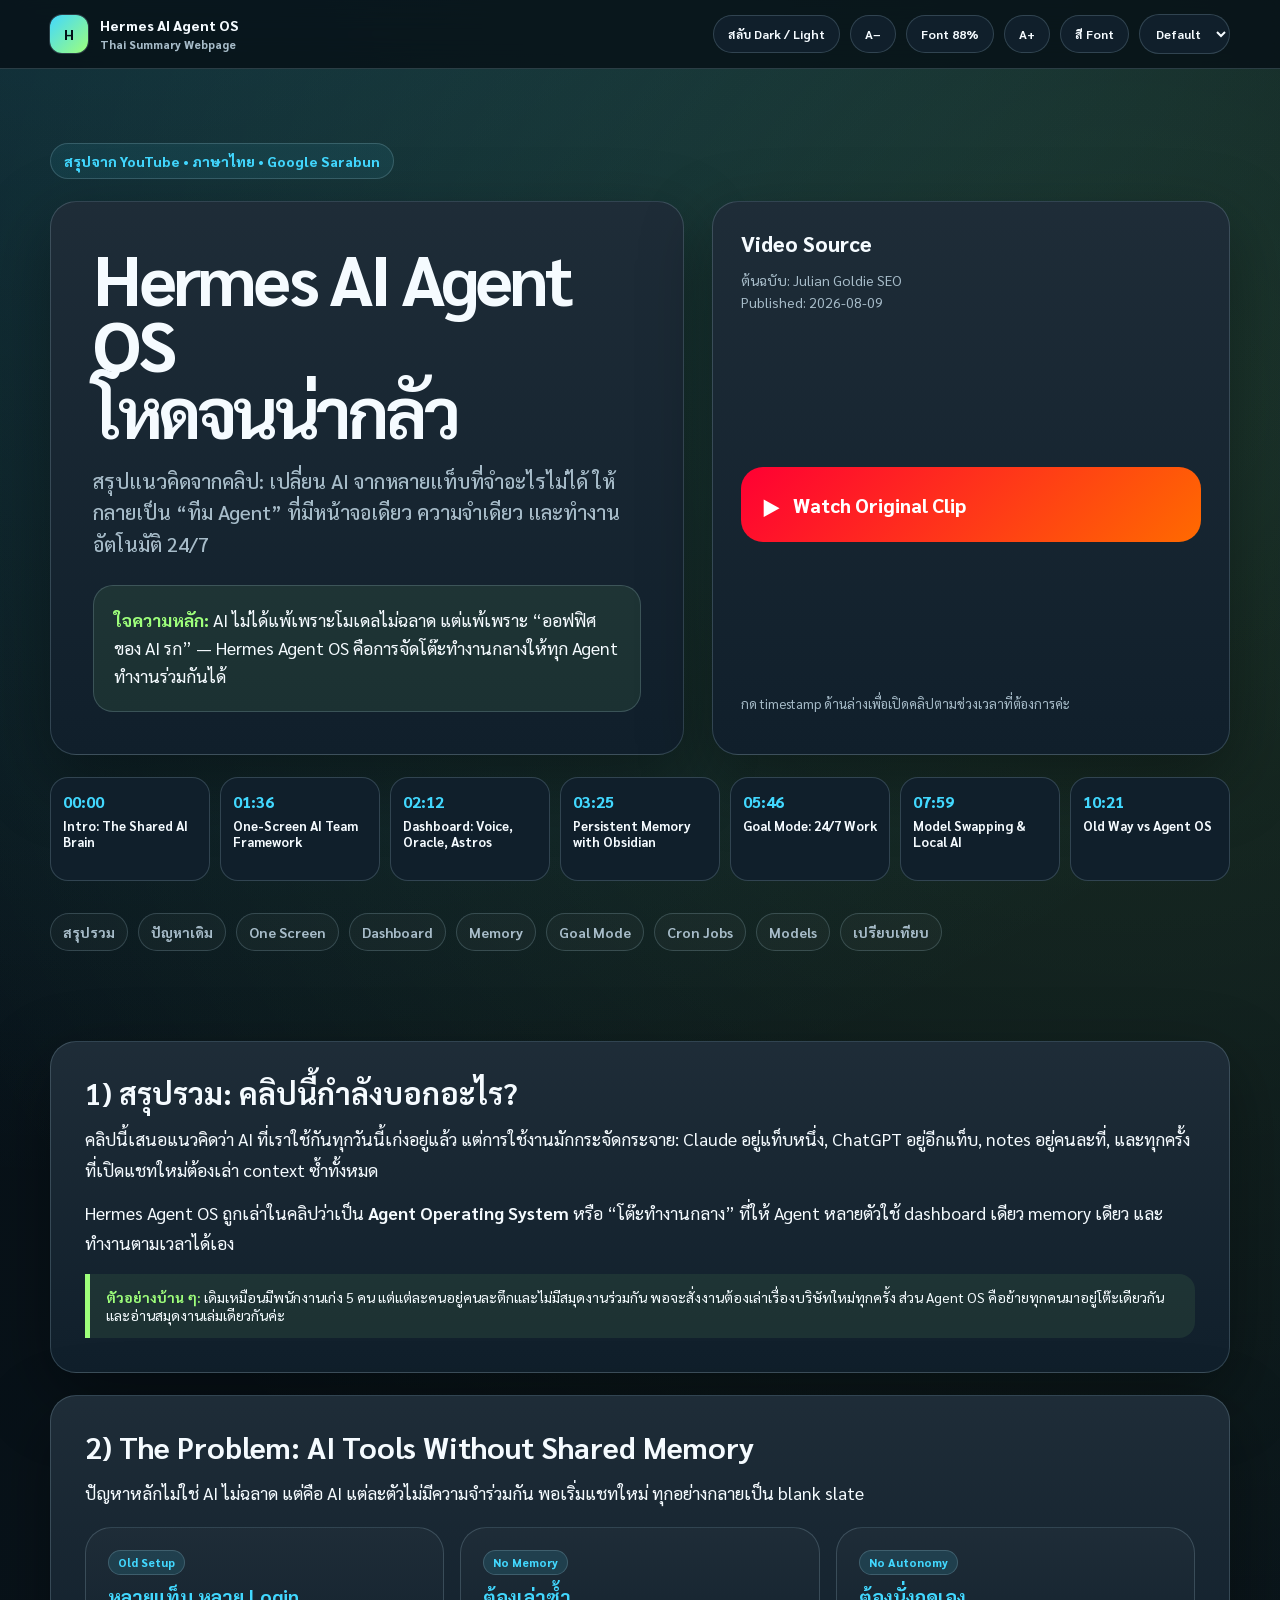
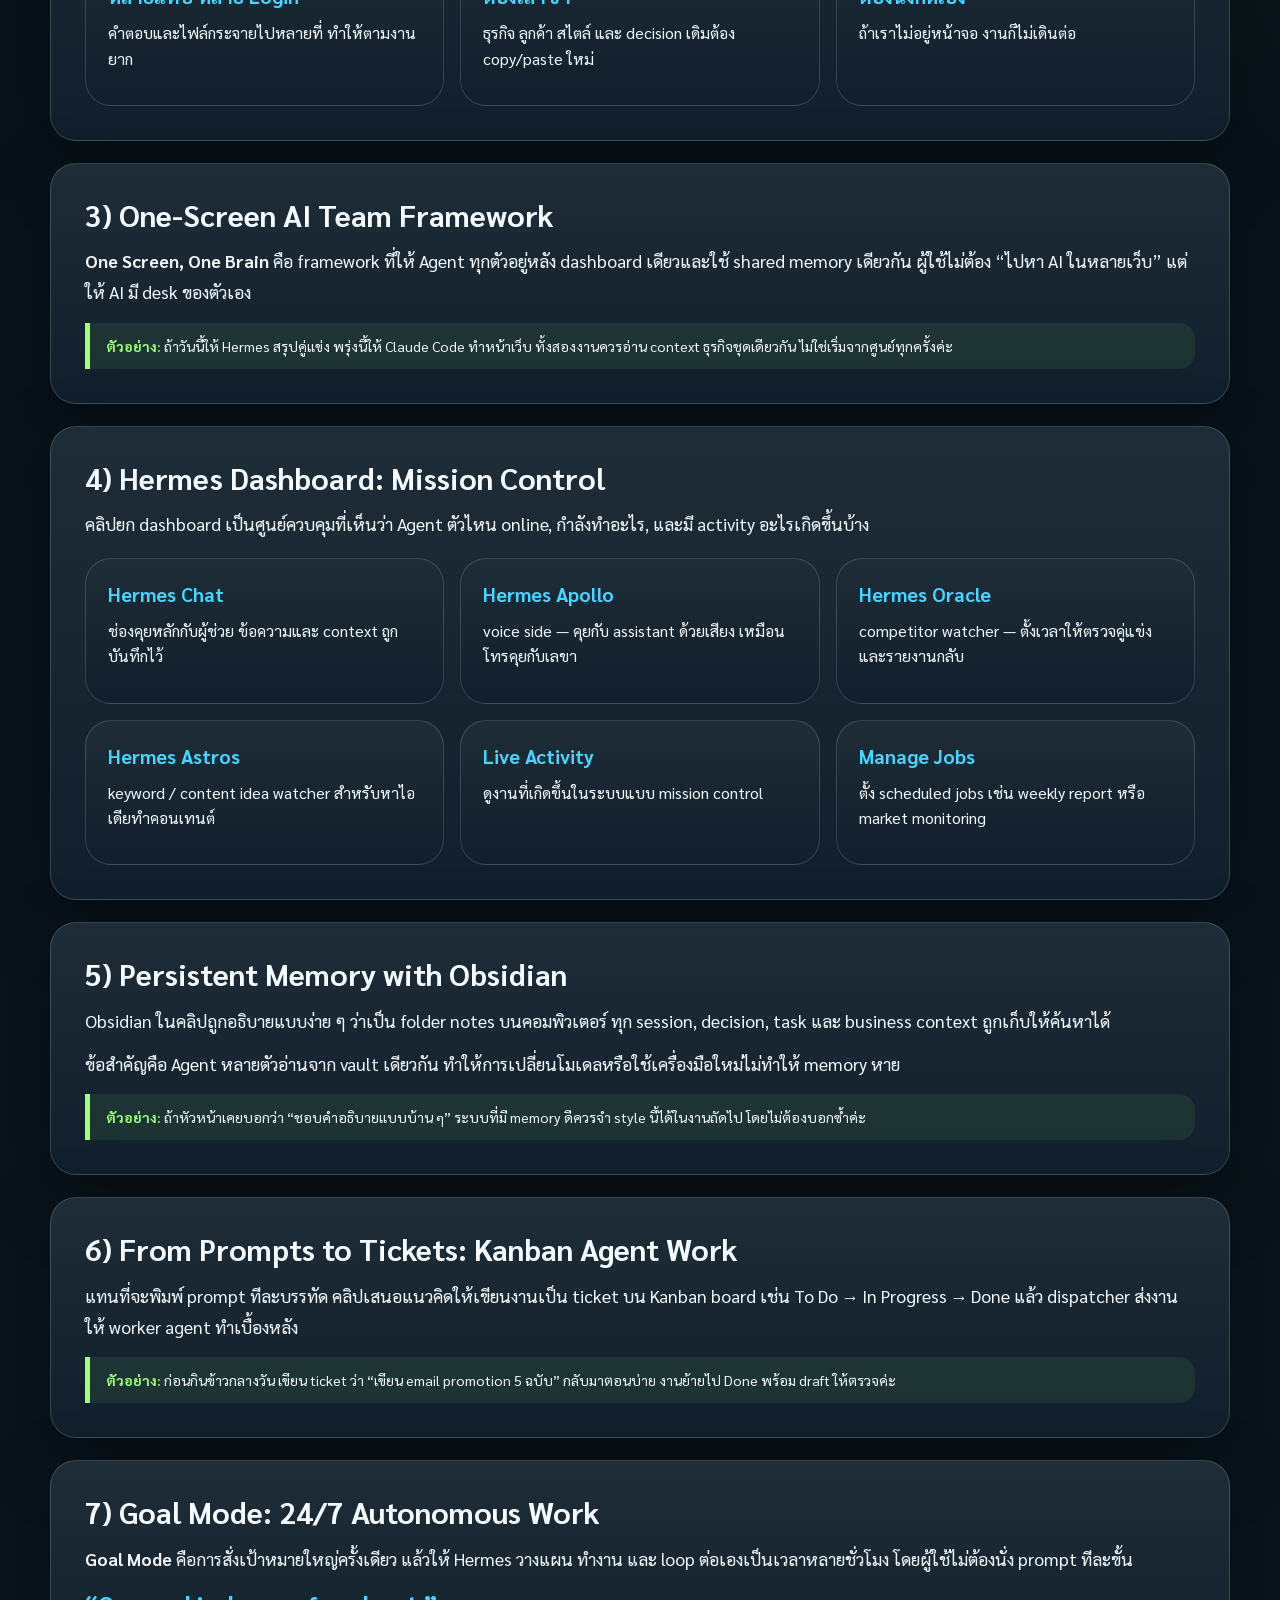
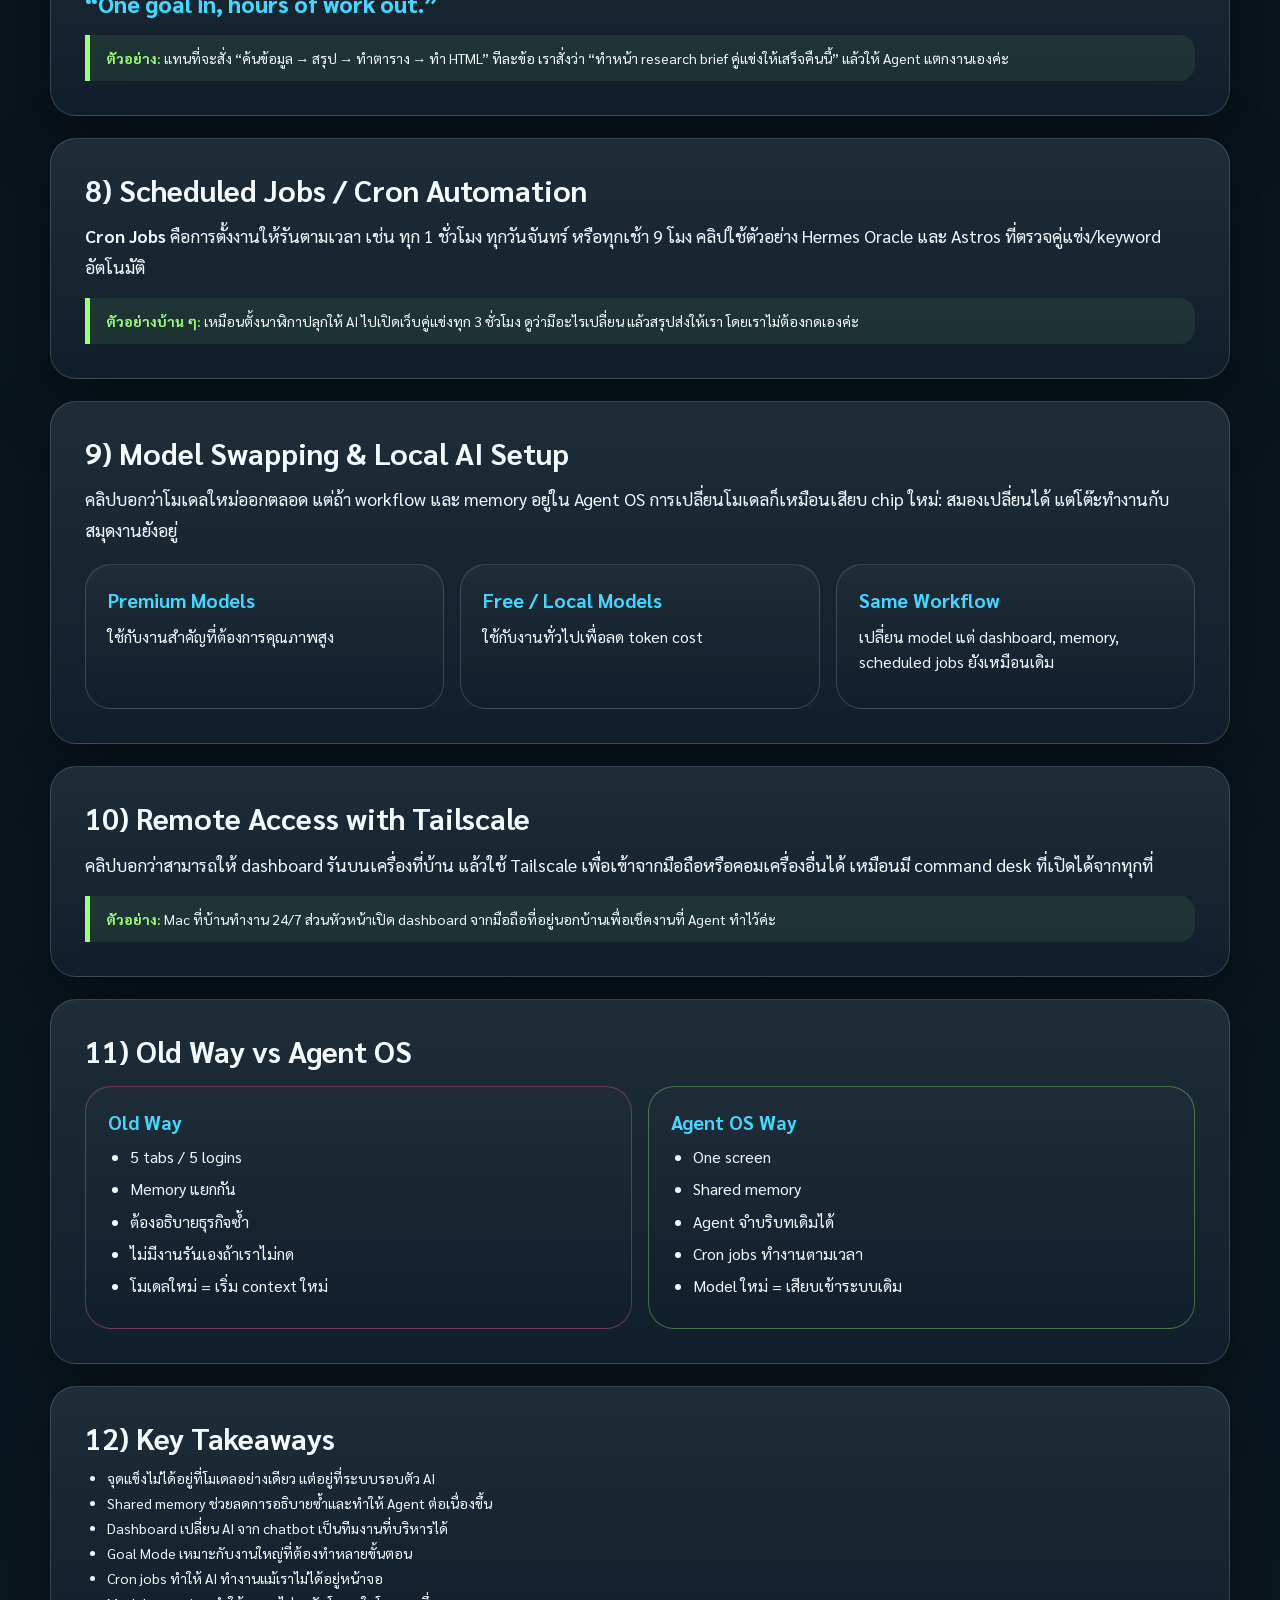
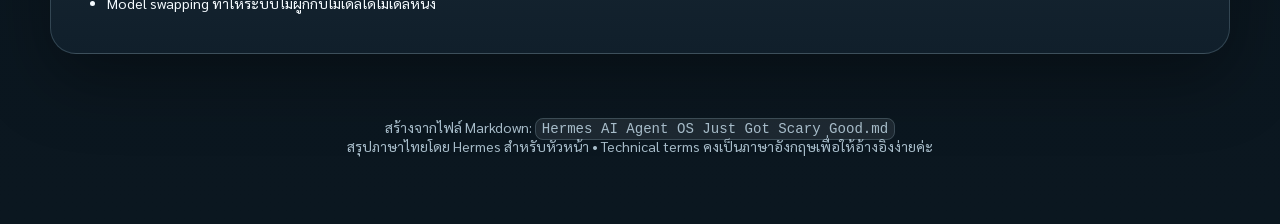
<file: hermes-agent-os.html>
<!doctype html>
<html lang="th" data-theme="dark" data-text="default">
<head>
  <meta charset="utf-8" />
  <meta name="viewport" content="width=device-width, initial-scale=1" />
  <meta name="description" content="สรุปภาษาไทยจากคลิป Hermes AI Agent OS Just Got Scary Good พร้อมลิงก์ timestamp ไป YouTube ต้นฉบับ" />
  <title>Hermes AI Agent OS โหดจนน่ากลัว</title>
  <link rel="preconnect" href="https://fonts.googleapis.com">
  <link rel="preconnect" href="https://fonts.gstatic.com" crossorigin>
  <link href="https://fonts.googleapis.com/css2?family=Sarabun:wght@300;400;500;600;700;800&display=swap" rel="stylesheet">
  <style>
    :root{
      --font:'Sarabun', system-ui, -apple-system, BlinkMacSystemFont, 'Segoe UI', sans-serif;
      --bg:#071016; --bg-2:#0b1720; --surface:#101f2b; --surface-2:#142838; --ink:#f5fbff; --muted:#a7bcc9;
      --line:rgba(201,235,255,.18); --accent:#42d8ff; --accent-2:#9eff7b; --warn:#ffd166; --pink:#ff5ea8;
      --shadow:0 24px 70px rgba(0,0,0,.35); --radius:26px; --text-pick:var(--ink); --font-scale:.88;
    }
    html[data-theme="light"]{--bg:#f6f8fb;--bg-2:#edf3f8;--surface:#ffffff;--surface-2:#f0f6fb;--ink:#11202b;--muted:#526777;--line:rgba(17,32,43,.15);--accent:#006dce;--accent-2:#238b45;--warn:#a76600;--pink:#ca1e67;--shadow:0 18px 55px rgba(24,47,67,.14)}
    html[data-text="white"]{--text-pick:#ffffff} html[data-text="black"]{--text-pick:#111827} html[data-text="cyan"]{--text-pick:#00d9ff} html[data-text="lime"]{--text-pick:#7CFF6B} html[data-text="amber"]{--text-pick:#ffd166} html[data-text="pink"]{--text-pick:#ff5ea8} html[data-text="purple"]{--text-pick:#c084fc}
    *{box-sizing:border-box} html{scroll-behavior:smooth} body{margin:0;font-family:var(--font);font-size:calc(16px * var(--font-scale));background:radial-gradient(circle at 12% -10%,rgba(66,216,255,.22),transparent 30%),radial-gradient(circle at 88% 8%,rgba(158,255,123,.13),transparent 28%),linear-gradient(180deg,var(--bg),var(--bg-2));color:var(--text-pick);min-height:100vh}
    a{color:inherit} .wrap{width:min(1180px,calc(100% - 36px));margin-inline:auto}.topbar{position:sticky;top:0;z-index:50;background:color-mix(in srgb,var(--bg) 82%,transparent);backdrop-filter:blur(14px);border-bottom:1px solid var(--line)}
    .topbar-inner{display:flex;align-items:center;justify-content:space-between;gap:16px;padding:14px 0}.brand{display:flex;align-items:center;gap:12px;font-weight:800}.logo{width:38px;height:38px;border-radius:12px;background:linear-gradient(135deg,var(--accent),var(--accent-2));display:grid;place-items:center;color:#031018;font-weight:900;box-shadow:0 0 0 1px var(--line)}
    .controls{display:flex;gap:10px;align-items:center;flex-wrap:wrap}.btn,.chip{border:1px solid var(--line);background:var(--surface);color:var(--text-pick);padding:10px 14px;border-radius:999px;font:700 calc(14px * var(--font-scale)) var(--font);cursor:pointer;box-shadow:none}.btn:hover,.chip:hover{border-color:var(--accent)} select{border:1px solid var(--line);background:var(--surface);color:var(--text-pick);padding:10px 12px;border-radius:999px;font:700 calc(14px * var(--font-scale)) var(--font)}
    .hero{padding:74px 0 36px}.eyebrow{display:inline-flex;align-items:center;gap:8px;border:1px solid var(--line);background:rgba(66,216,255,.08);padding:8px 13px;border-radius:999px;color:var(--accent);font-weight:800}.hero-grid{display:grid;grid-template-columns:1.1fr .9fr;gap:28px;align-items:stretch;margin-top:22px}.hero-card,.video-card,.card,.section{background:linear-gradient(180deg,color-mix(in srgb,var(--surface) 94%,white 6%),var(--surface));border:1px solid var(--line);border-radius:var(--radius);box-shadow:var(--shadow)}.hero-card{padding:42px}.video-card{padding:28px;display:flex;flex-direction:column;justify-content:space-between;gap:18px}.hero h1{margin:0;font-size:clamp(calc(38px * var(--font-scale)), calc(6.2vw * var(--font-scale)), calc(82px * var(--font-scale)));line-height:.95;letter-spacing:-.05em;color:var(--text-pick)}.subtitle{margin:22px 0 0;color:var(--muted);font-size:calc(23px * var(--font-scale));line-height:1.55;font-weight:500}.big-idea{margin-top:26px;padding:20px;border:1px solid var(--line);border-radius:20px;background:rgba(158,255,123,.08);font-size:calc(20px * var(--font-scale));line-height:1.6}.big-idea b{color:var(--accent-2)}
    .watch{display:flex;gap:12px;align-items:center;text-decoration:none;padding:18px 20px;background:linear-gradient(135deg,#ff0033,#ff6a00);border-radius:22px;color:white;font-weight:900;font-size:calc(22px * var(--font-scale))}.watch span:first-child{font-size:calc(34px * var(--font-scale))}.video-title{font-size:calc(24px * var(--font-scale));font-weight:900;line-height:1.25}.meta{color:var(--muted);line-height:1.5}.timestamp-grid{display:grid;grid-template-columns:repeat(7,1fr);gap:10px;margin:22px 0 0}.time-link{display:flex;flex-direction:column;text-decoration:none;padding:13px 12px;border:1px solid var(--line);border-radius:18px;background:var(--surface);min-height:104px}.time-link:hover{transform:translateY(-2px);border-color:var(--accent);transition:.18s}.time{font-weight:900;color:var(--accent);font-size:calc(18px * var(--font-scale))}.time-label{font-size:calc(15px * var(--font-scale));line-height:1.25;margin-top:6px;color:var(--text-pick);font-weight:700}
    .toc{display:flex;gap:10px;flex-wrap:wrap;margin:32px 0}.toc a{text-decoration:none;color:var(--muted);border:1px solid var(--line);border-radius:999px;padding:9px 12px;background:rgba(255,255,255,.03);font-weight:700}.toc a:hover{color:var(--text-pick);border-color:var(--accent)}
    .section{padding:34px;margin:22px 0}.section h2{margin:0 0 14px;font-size:calc(34px * var(--font-scale));line-height:1.15}.section p{font-size:calc(20px * var(--font-scale));line-height:1.75;color:var(--text-pick);margin:12px 0}.muted{color:var(--muted)!important}.cards{display:grid;grid-template-columns:repeat(3,1fr);gap:16px;margin-top:18px}.card{padding:22px;box-shadow:none}.card h3{margin:0 0 9px;font-size:calc(22px * var(--font-scale));color:var(--accent)}.card p,.card li{font-size:calc(18px * var(--font-scale));line-height:1.6;color:var(--text-pick)}.tag{display:inline-block;background:rgba(66,216,255,.12);border:1px solid var(--line);padding:4px 9px;border-radius:999px;color:var(--accent);font-weight:800;font-size:calc(13px * var(--font-scale));margin-bottom:8px}.example{margin-top:15px;border-left:5px solid var(--accent-2);background:rgba(158,255,123,.08);padding:14px 16px;border-radius:0 16px 16px 0}.example strong{color:var(--accent-2)}
    .compare{display:grid;grid-template-columns:1fr 1fr;gap:16px;margin-top:18px}.compare .old{border-color:rgba(255,94,168,.35)}.compare .new{border-color:rgba(158,255,123,.35)}ul{margin:10px 0 0;padding-left:22px}li{margin:7px 0}.quote{font-size:calc(26px * var(--font-scale))!important;line-height:1.45!important;font-weight:800;color:var(--accent)!important}.footer{padding:42px 0 70px;color:var(--muted);text-align:center}.small{font-size:calc(15px * var(--font-scale))!important}.kbd{font-family:ui-monospace,SFMono-Regular,Menlo,monospace;background:rgba(255,255,255,.08);border:1px solid var(--line);border-radius:8px;padding:2px 6px}
    @media(max-width:980px){.hero-grid,.cards,.compare{grid-template-columns:1fr}.timestamp-grid{grid-template-columns:repeat(2,1fr)}.hero-card{padding:28px}.section{padding:24px}.topbar-inner{align-items:flex-start;flex-direction:column}.controls{width:100%}}
    @media(max-width:560px){.timestamp-grid{grid-template-columns:1fr}.hero h1{font-size:calc(48px * var(--font-scale))}.subtitle{font-size:calc(19px * var(--font-scale))}.section h2{font-size:calc(28px * var(--font-scale))}.section p{font-size:calc(18px * var(--font-scale))}}
  </style>
</head>
<body>
  <header class="topbar">
    <div class="wrap topbar-inner">
      <div class="brand"><div class="logo">H</div><div>Hermes AI Agent OS<br><span class="muted" style="font-size:calc(13px * var(--font-scale))">Thai Summary Webpage</span></div></div>
      <div class="controls" aria-label="page controls">
        <button class="btn" id="themeBtn">สลับ Dark / Light</button>
        <button class="btn" id="fontDown" type="button" aria-label="ลดขนาดตัวอักษร">A−</button>
        <button class="btn" id="fontReset" type="button" aria-label="รีเซ็ตขนาดตัวอักษร">Font 100%</button>
        <button class="btn" id="fontUp" type="button" aria-label="เพิ่มขนาดตัวอักษร">A+</button>
        <label class="chip" for="textColor">สี Font</label>
        <select id="textColor" aria-label="เลือกสีตัวอักษร">
          <option value="default">Default</option><option value="white">White</option><option value="black">Black</option><option value="cyan">Cyan</option><option value="lime">Lime</option><option value="amber">Amber</option><option value="pink">Pink</option><option value="purple">Purple</option>
        </select>
      </div>
    </div>
  </header>

  <main class="wrap">
    <section class="hero" id="top">
      <span class="eyebrow">สรุปจาก YouTube • ภาษาไทย • Google Sarabun</span>
      <div class="hero-grid">
        <div class="hero-card">
          <h1>Hermes AI Agent OS<br>โหดจนน่ากลัว</h1>
          <p class="subtitle">สรุปแนวคิดจากคลิป: เปลี่ยน AI จากหลายแท็บที่จำอะไรไม่ได้ ให้กลายเป็น “ทีม Agent” ที่มีหน้าจอเดียว ความจำเดียว และทำงานอัตโนมัติ 24/7</p>
          <div class="big-idea"><b>ใจความหลัก:</b> AI ไม่ได้แพ้เพราะโมเดลไม่ฉลาด แต่แพ้เพราะ “ออฟฟิศของ AI รก” — Hermes Agent OS คือการจัดโต๊ะทำงานกลางให้ทุก Agent ทำงานร่วมกันได้</div>
        </div>
        <aside class="video-card">
          <div>
            <div class="video-title">Video Source</div>
            <p class="meta">ต้นฉบับ: Julian Goldie SEO<br>Published: 2026-08-09</p>
          </div>
          <a class="watch" href="https://www.youtube.com/watch?v=PWWKSRdEKKI" target="_blank" rel="noopener"><span>▶</span><span>Watch Original Clip</span></a>
          <p class="small muted">กด timestamp ด้านล่างเพื่อเปิดคลิปตามช่วงเวลาที่ต้องการค่ะ</p>
        </aside>
      </div>

      <nav class="timestamp-grid" aria-label="YouTube timestamp map">
        <a class="time-link" href="https://www.youtube.com/watch?v=PWWKSRdEKKI&t=0s" target="_blank" rel="noopener"><span class="time">00:00</span><span class="time-label">Intro: The Shared AI Brain</span></a>
        <a class="time-link" href="https://www.youtube.com/watch?v=PWWKSRdEKKI&t=96s" target="_blank" rel="noopener"><span class="time">01:36</span><span class="time-label">One-Screen AI Team Framework</span></a>
        <a class="time-link" href="https://www.youtube.com/watch?v=PWWKSRdEKKI&t=132s" target="_blank" rel="noopener"><span class="time">02:12</span><span class="time-label">Dashboard: Voice, Oracle, Astros</span></a>
        <a class="time-link" href="https://www.youtube.com/watch?v=PWWKSRdEKKI&t=205s" target="_blank" rel="noopener"><span class="time">03:25</span><span class="time-label">Persistent Memory with Obsidian</span></a>
        <a class="time-link" href="https://www.youtube.com/watch?v=PWWKSRdEKKI&t=346s" target="_blank" rel="noopener"><span class="time">05:46</span><span class="time-label">Goal Mode: 24/7 Work</span></a>
        <a class="time-link" href="https://www.youtube.com/watch?v=PWWKSRdEKKI&t=479s" target="_blank" rel="noopener"><span class="time">07:59</span><span class="time-label">Model Swapping & Local AI</span></a>
        <a class="time-link" href="https://www.youtube.com/watch?v=PWWKSRdEKKI&t=621s" target="_blank" rel="noopener"><span class="time">10:21</span><span class="time-label">Old Way vs Agent OS</span></a>
      </nav>
      <div class="toc">
        <a href="#summary">สรุปรวม</a><a href="#problem">ปัญหาเดิม</a><a href="#framework">One Screen</a><a href="#dashboard">Dashboard</a><a href="#memory">Memory</a><a href="#goal">Goal Mode</a><a href="#cron">Cron Jobs</a><a href="#models">Models</a><a href="#compare">เปรียบเทียบ</a>
      </div>
    </section>

    <section class="section" id="summary"><h2>1) สรุปรวม: คลิปนี้กำลังบอกอะไร?</h2><p>คลิปนี้เสนอแนวคิดว่า AI ที่เราใช้กันทุกวันนี้เก่งอยู่แล้ว แต่การใช้งานมักกระจัดกระจาย: Claude อยู่แท็บหนึ่ง, ChatGPT อยู่อีกแท็บ, notes อยู่คนละที่, และทุกครั้งที่เปิดแชทใหม่ต้องเล่า context ซ้ำทั้งหมด</p><p>Hermes Agent OS ถูกเล่าในคลิปว่าเป็น <b>Agent Operating System</b> หรือ “โต๊ะทำงานกลาง” ที่ให้ Agent หลายตัวใช้ dashboard เดียว memory เดียว และทำงานตามเวลาได้เอง</p><div class="example"><strong>ตัวอย่างบ้าน ๆ:</strong> เดิมเหมือนมีพนักงานเก่ง 5 คน แต่แต่ละคนอยู่คนละตึกและไม่มีสมุดงานร่วมกัน พอจะสั่งงานต้องเล่าเรื่องบริษัทใหม่ทุกครั้ง ส่วน Agent OS คือย้ายทุกคนมาอยู่โต๊ะเดียวกันและอ่านสมุดงานเล่มเดียวกันค่ะ</div></section>
    <section class="section" id="problem"><h2>2) The Problem: AI Tools Without Shared Memory</h2><p>ปัญหาหลักไม่ใช่ AI ไม่ฉลาด แต่คือ AI แต่ละตัวไม่มีความจำร่วมกัน พอเริ่มแชทใหม่ ทุกอย่างกลายเป็น blank slate</p><div class="cards"><div class="card"><span class="tag">Old Setup</span><h3>หลายแท็บ หลาย Login</h3><p>คำตอบและไฟล์กระจายไปหลายที่ ทำให้ตามงานยาก</p></div><div class="card"><span class="tag">No Memory</span><h3>ต้องเล่าซ้ำ</h3><p>ธุรกิจ ลูกค้า สไตล์ และ decision เดิมต้อง copy/paste ใหม่</p></div><div class="card"><span class="tag">No Autonomy</span><h3>ต้องนั่งกดเอง</h3><p>ถ้าเราไม่อยู่หน้าจอ งานก็ไม่เดินต่อ</p></div></div></section>
    <section class="section" id="framework"><h2>3) One-Screen AI Team Framework</h2><p><b>One Screen, One Brain</b> คือ framework ที่ให้ Agent ทุกตัวอยู่หลัง dashboard เดียวและใช้ shared memory เดียวกัน ผู้ใช้ไม่ต้อง “ไปหา AI ในหลายเว็บ” แต่ให้ AI มี desk ของตัวเอง</p><div class="example"><strong>ตัวอย่าง:</strong> ถ้าวันนี้ให้ Hermes สรุปคู่แข่ง พรุ่งนี้ให้ Claude Code ทำหน้าเว็บ ทั้งสองงานควรอ่าน context ธุรกิจชุดเดียวกัน ไม่ใช่เริ่มจากศูนย์ทุกครั้งค่ะ</div></section>
    <section class="section" id="dashboard"><h2>4) Hermes Dashboard: Mission Control</h2><p>คลิปยก dashboard เป็นศูนย์ควบคุมที่เห็นว่า Agent ตัวไหน online, กำลังทำอะไร, และมี activity อะไรเกิดขึ้นบ้าง</p><div class="cards"><div class="card"><h3>Hermes Chat</h3><p>ช่องคุยหลักกับผู้ช่วย ข้อความและ context ถูกบันทึกไว้</p></div><div class="card"><h3>Hermes Apollo</h3><p>voice side — คุยกับ assistant ด้วยเสียง เหมือนโทรคุยกับเลขา</p></div><div class="card"><h3>Hermes Oracle</h3><p>competitor watcher — ตั้งเวลาให้ตรวจคู่แข่งและรายงานกลับ</p></div><div class="card"><h3>Hermes Astros</h3><p>keyword / content idea watcher สำหรับหาไอเดียทำคอนเทนต์</p></div><div class="card"><h3>Live Activity</h3><p>ดูงานที่เกิดขึ้นในระบบแบบ mission control</p></div><div class="card"><h3>Manage Jobs</h3><p>ตั้ง scheduled jobs เช่น weekly report หรือ market monitoring</p></div></div></section>
    <section class="section" id="memory"><h2>5) Persistent Memory with Obsidian</h2><p>Obsidian ในคลิปถูกอธิบายแบบง่าย ๆ ว่าเป็น folder notes บนคอมพิวเตอร์ ทุก session, decision, task และ business context ถูกเก็บให้ค้นหาได้</p><p>ข้อสำคัญคือ Agent หลายตัวอ่านจาก vault เดียวกัน ทำให้การเปลี่ยนโมเดลหรือใช้เครื่องมือใหม่ไม่ทำให้ memory หาย</p><div class="example"><strong>ตัวอย่าง:</strong> ถ้าหัวหน้าเคยบอกว่า “ชอบคำอธิบายแบบบ้าน ๆ” ระบบที่มี memory ดีควรจำ style นี้ได้ในงานถัดไป โดยไม่ต้องบอกซ้ำค่ะ</div></section>
    <section class="section"><h2>6) From Prompts to Tickets: Kanban Agent Work</h2><p>แทนที่จะพิมพ์ prompt ทีละบรรทัด คลิปเสนอแนวคิดให้เขียนงานเป็น ticket บน Kanban board เช่น To Do → In Progress → Done แล้ว dispatcher ส่งงานให้ worker agent ทำเบื้องหลัง</p><div class="example"><strong>ตัวอย่าง:</strong> ก่อนกินข้าวกลางวัน เขียน ticket ว่า “เขียน email promotion 5 ฉบับ” กลับมาตอนบ่าย งานย้ายไป Done พร้อม draft ให้ตรวจค่ะ</div></section>
    <section class="section" id="goal"><h2>7) Goal Mode: 24/7 Autonomous Work</h2><p><b>Goal Mode</b> คือการสั่งเป้าหมายใหญ่ครั้งเดียว แล้วให้ Hermes วางแผน ทำงาน และ loop ต่อเองเป็นเวลาหลายชั่วโมง โดยผู้ใช้ไม่ต้องนั่ง prompt ทีละขั้น</p><p class="quote">“One goal in, hours of work out.”</p><div class="example"><strong>ตัวอย่าง:</strong> แทนที่จะสั่ง “ค้นข้อมูล → สรุป → ทำตาราง → ทำ HTML” ทีละข้อ เราสั่งว่า “ทำหน้า research brief คู่แข่งให้เสร็จคืนนี้” แล้วให้ Agent แตกงานเองค่ะ</div></section>
    <section class="section" id="cron"><h2>8) Scheduled Jobs / Cron Automation</h2><p><b>Cron Jobs</b> คือการตั้งงานให้รันตามเวลา เช่น ทุก 1 ชั่วโมง ทุกวันจันทร์ หรือทุกเช้า 9 โมง คลิปใช้ตัวอย่าง Hermes Oracle และ Astros ที่ตรวจคู่แข่ง/keyword อัตโนมัติ</p><div class="example"><strong>ตัวอย่างบ้าน ๆ:</strong> เหมือนตั้งนาฬิกาปลุกให้ AI ไปเปิดเว็บคู่แข่งทุก 3 ชั่วโมง ดูว่ามีอะไรเปลี่ยน แล้วสรุปส่งให้เรา โดยเราไม่ต้องกดเองค่ะ</div></section>
    <section class="section" id="models"><h2>9) Model Swapping & Local AI Setup</h2><p>คลิปบอกว่าโมเดลใหม่ออกตลอด แต่ถ้า workflow และ memory อยู่ใน Agent OS การเปลี่ยนโมเดลก็เหมือนเสียบ chip ใหม่: สมองเปลี่ยนได้ แต่โต๊ะทำงานกับสมุดงานยังอยู่</p><div class="cards"><div class="card"><h3>Premium Models</h3><p>ใช้กับงานสำคัญที่ต้องการคุณภาพสูง</p></div><div class="card"><h3>Free / Local Models</h3><p>ใช้กับงานทั่วไปเพื่อลด token cost</p></div><div class="card"><h3>Same Workflow</h3><p>เปลี่ยน model แต่ dashboard, memory, scheduled jobs ยังเหมือนเดิม</p></div></div></section>
    <section class="section"><h2>10) Remote Access with Tailscale</h2><p>คลิปบอกว่าสามารถให้ dashboard รันบนเครื่องที่บ้าน แล้วใช้ Tailscale เพื่อเข้าจากมือถือหรือคอมเครื่องอื่นได้ เหมือนมี command desk ที่เปิดได้จากทุกที่</p><div class="example"><strong>ตัวอย่าง:</strong> Mac ที่บ้านทำงาน 24/7 ส่วนหัวหน้าเปิด dashboard จากมือถือที่อยู่นอกบ้านเพื่อเช็คงานที่ Agent ทำไว้ค่ะ</div></section>
    <section class="section" id="compare"><h2>11) Old Way vs Agent OS</h2><div class="compare"><div class="card old"><h3>Old Way</h3><ul><li>5 tabs / 5 logins</li><li>Memory แยกกัน</li><li>ต้องอธิบายธุรกิจซ้ำ</li><li>ไม่มีงานรันเองถ้าเราไม่กด</li><li>โมเดลใหม่ = เริ่ม context ใหม่</li></ul></div><div class="card new"><h3>Agent OS Way</h3><ul><li>One screen</li><li>Shared memory</li><li>Agent จำบริบทเดิมได้</li><li>Cron jobs ทำงานตามเวลา</li><li>Model ใหม่ = เสียบเข้าระบบเดิม</li></ul></div></div></section>
    <section class="section"><h2>12) Key Takeaways</h2><ul><li>จุดแข็งไม่ได้อยู่ที่โมเดลอย่างเดียว แต่อยู่ที่ระบบรอบตัว AI</li><li>Shared memory ช่วยลดการอธิบายซ้ำและทำให้ Agent ต่อเนื่องขึ้น</li><li>Dashboard เปลี่ยน AI จาก chatbot เป็นทีมงานที่บริหารได้</li><li>Goal Mode เหมาะกับงานใหญ่ที่ต้องทำหลายขั้นตอน</li><li>Cron jobs ทำให้ AI ทำงานแม้เราไม่ได้อยู่หน้าจอ</li><li>Model swapping ทำให้ระบบไม่ผูกกับโมเดลใดโมเดลหนึ่ง</li></ul></section>
  </main>
  <footer class="wrap footer">สร้างจากไฟล์ Markdown: <span class="kbd">Hermes AI Agent OS Just Got Scary Good.md</span><br>สรุปภาษาไทยโดย Hermes สำหรับหัวหน้า • Technical terms คงเป็นภาษาอังกฤษเพื่อให้อ้างอิงง่ายค่ะ</footer>
  <script>
    const root=document.documentElement; const themeBtn=document.getElementById('themeBtn'); const textColor=document.getElementById('textColor');
    const fontDown=document.getElementById('fontDown'); const fontReset=document.getElementById('fontReset'); const fontUp=document.getElementById('fontUp');
    const defaultFontScale=.88;
    const savedTheme=localStorage.getItem('theme')||'dark'; const savedText=localStorage.getItem('textColor')||'default';
    let fontScale=Number(localStorage.getItem('fontScale')||defaultFontScale);
    const applyFont=()=>{fontScale=Math.min(1.25,Math.max(.72,fontScale)); root.style.setProperty('--font-scale',fontScale.toFixed(2)); fontReset.textContent=`Font ${Math.round(fontScale*100)}%`; localStorage.setItem('fontScale',fontScale.toFixed(2));};
    root.dataset.theme=savedTheme; root.dataset.text=savedText; textColor.value=savedText; applyFont();
    themeBtn.addEventListener('click',()=>{const next=root.dataset.theme==='dark'?'light':'dark'; root.dataset.theme=next; localStorage.setItem('theme',next);});
    textColor.addEventListener('change',()=>{root.dataset.text=textColor.value; localStorage.setItem('textColor',textColor.value);});
    fontDown.addEventListener('click',()=>{fontScale-=.06; applyFont();});
    fontReset.addEventListener('click',()=>{fontScale=defaultFontScale; applyFont();});
    fontUp.addEventListener('click',()=>{fontScale+=.06; applyFont();});
  </script>
</body>
</html>
</file>
<file: buddhadasa-audio/styles.css>
@import url('https://fonts.googleapis.com/css2?family=Sarabun:wght@300;400;500;600;700&family=Material+Symbols+Rounded:opsz,wght,FILL,GRAD@24..48,400,0,0&display=swap');
:root{
  --md-sys-color-primary:#6750a4;
  --md-sys-color-on-primary:#ffffff;
  --md-sys-color-primary-container:#eaddff;
  --md-sys-color-on-primary-container:#21005d;
  --md-sys-color-secondary:#625b71;
  --md-sys-color-tertiary:#7d5260;
  --md-sys-color-surface:#fffbfe;
  --md-sys-color-surface-container-low:#f7f2fa;
  --md-sys-color-surface-container:#f3edf7;
  --md-sys-color-surface-container-high:#ece6f0;
  --md-sys-color-on-surface:#1d1b20;
  --md-sys-color-on-surface-variant:#49454f;
  --md-sys-color-outline:#79747e;
  --md-sys-color-outline-variant:#cac4d0;
  --md-elevation-1:0 1px 2px rgba(0,0,0,.12),0 1px 3px rgba(0,0,0,.08);
  --md-elevation-2:0 2px 6px rgba(0,0,0,.14),0 1px 2px rgba(0,0,0,.10);
  --md-elevation-3:0 6px 16px rgba(0,0,0,.14),0 2px 4px rgba(0,0,0,.10);
}
*{box-sizing:border-box}
html{scroll-behavior:smooth}
body{margin:0;background:linear-gradient(180deg,#fffbfe 0%,#f7f2fa 52%,#f3edf7 100%);color:var(--md-sys-color-on-surface);font-family:'Sarabun',system-ui,-apple-system,BlinkMacSystemFont,'Segoe UI',sans-serif;font-size:15px;line-height:1.45;padding-bottom:112px;-webkit-font-smoothing:antialiased}
button,input,select{font:inherit}.app-shell{max-width:1120px;margin:0 auto}.hero{padding:16px 16px 8px}.topbar{display:flex;align-items:center;justify-content:space-between;gap:12px;margin-bottom:18px}.brand{display:flex;align-items:center;gap:10px;font-weight:700;color:var(--md-sys-color-on-surface);font-size:16px}.brand img{width:40px;height:40px;border-radius:50%;box-shadow:var(--md-elevation-1)}.ghost,.secondary,.filters button,.quick-actions button{border:0;background:var(--md-sys-color-surface-container);border-radius:999px;min-height:38px;padding:8px 14px;color:var(--md-sys-color-primary);font-weight:600;box-shadow:none}.ghost:hover,.secondary:hover,.filters button:hover,.quick-actions button:hover{background:var(--md-sys-color-primary-container)}.material-symbols-rounded{font-family:'Material Symbols Rounded';font-weight:400;font-style:normal;font-size:26px;line-height:1;letter-spacing:normal;text-transform:none;display:inline-block;white-space:nowrap;word-wrap:normal;direction:ltr;-webkit-font-feature-settings:'liga';-webkit-font-smoothing:antialiased;font-variation-settings:'FILL' 0,'wght' 500,'GRAD' 0,'opsz' 32}.icon-btn{width:42px!important;height:42px!important;min-width:42px!important;min-height:42px!important;padding:0!important;border-radius:14px!important;display:inline-grid!important;place-items:center!important;background:var(--md-sys-color-primary-container)!important;color:var(--md-sys-color-on-primary-container)!important;box-shadow:var(--md-elevation-1)!important}.icon-btn:hover{box-shadow:var(--md-elevation-2)!important;filter:brightness(.98)}.icon-btn[data-mode='one'] .material-symbols-rounded,.icon-btn[data-mode='all'] .material-symbols-rounded{font-variation-settings:'FILL' 1,'wght' 600,'GRAD' 0,'opsz' 32;color:var(--md-sys-color-primary)}.hero-grid{display:grid;grid-template-columns:minmax(0,1.25fr) 320px;gap:20px;align-items:center}.eyebrow{margin:0 0 6px;color:var(--md-sys-color-primary);font-size:12px;font-weight:700;letter-spacing:.06em;text-transform:uppercase}.hero h1{margin:0;font-size:clamp(28px,4.6vw,54px);line-height:1.03;font-weight:700;letter-spacing:-.02em;color:var(--md-sys-color-on-surface)}.lead{max-width:680px;margin:12px 0 0;color:var(--md-sys-color-on-surface-variant);font-size:16px}.hero-actions{display:flex;gap:10px;flex-wrap:wrap;margin-top:18px}.primary{display:inline-flex;align-items:center;justify-content:center;border-radius:999px;min-height:40px;padding:9px 16px;background:var(--md-sys-color-primary);color:var(--md-sys-color-on-primary);font-weight:700;text-decoration:none;box-shadow:var(--md-elevation-1)}.cover-card{background:var(--md-sys-color-surface-container-low);border:1px solid var(--md-sys-color-outline-variant);border-radius:28px;padding:14px;display:grid;grid-template-columns:128px 1fr;gap:10px;box-shadow:var(--md-elevation-1)}.cover-card img{width:128px;height:128px;border-radius:50%;grid-row:span 2;object-fit:cover}.cover-card div{border-radius:18px;background:var(--md-sys-color-surface);padding:12px}.cover-card strong{display:block;font-size:22px;color:var(--md-sys-color-primary)}.cover-card span{font-size:12px;color:var(--md-sys-color-on-surface-variant)}.tabs{position:sticky;top:0;z-index:10;display:flex;gap:8px;overflow:auto;padding:10px 16px;background:rgba(255,251,254,.86);backdrop-filter:blur(14px);border-bottom:1px solid rgba(202,196,208,.55)}.tab{border:0;border-radius:999px;background:transparent;color:var(--md-sys-color-on-surface-variant);padding:8px 14px;white-space:nowrap;font-weight:600;min-height:36px}.tab.active{background:var(--md-sys-color-secondary);color:white}.view{display:none;padding:14px 16px}.view.active{display:block}.search-panel{background:var(--md-sys-color-surface-container-low);border:1px solid var(--md-sys-color-outline-variant);border-radius:24px;padding:14px;box-shadow:var(--md-elevation-1)}.searchbox{display:flex;align-items:center;gap:10px;background:var(--md-sys-color-surface);border:1px solid var(--md-sys-color-outline-variant);border-radius:18px;min-height:46px;padding:0 14px}.searchbox span{font-size:18px}.searchbox input{border:0;outline:0;background:transparent;width:100%;font-size:15px;color:var(--md-sys-color-on-surface)}.filters,.quick-actions{display:flex;gap:8px;flex-wrap:wrap;margin-top:10px;align-items:center}.filters select{flex:1;min-width:150px;border:1px solid var(--md-sys-color-outline-variant);background:var(--md-sys-color-surface);color:var(--md-sys-color-on-surface);border-radius:14px;min-height:40px;padding:7px 12px}.chips{display:flex;gap:8px;overflow:auto;margin:14px 0 10px;padding-bottom:2px}.chip{border:1px solid var(--md-sys-color-outline-variant);background:var(--md-sys-color-surface-container);color:var(--md-sys-color-on-surface-variant);border-radius:999px;padding:7px 12px;white-space:nowrap;font-size:13px}.chip.active{background:var(--md-sys-color-primary-container);color:var(--md-sys-color-on-primary-container)}.section-head{display:flex;justify-content:space-between;align-items:flex-end;gap:10px;margin:12px 0}.section-head h2{font-size:20px;margin:0;font-weight:700}.section-head span{font-size:13px;color:var(--md-sys-color-on-surface-variant)}.track-list{display:grid;grid-template-columns:repeat(auto-fill,minmax(286px,1fr));gap:10px}.track{background:var(--md-sys-color-surface);border:1px solid var(--md-sys-color-outline-variant);border-radius:20px;padding:12px;display:grid;gap:10px;box-shadow:var(--md-elevation-1)}.track-top{display:grid;grid-template-columns:42px 1fr;gap:10px;align-items:start}.track .num{width:42px;height:42px;border-radius:14px;display:grid;place-items:center;background:var(--md-sys-color-primary-container);color:var(--md-sys-color-on-primary-container);font-weight:700;font-size:13px;overflow:hidden}.track h3{margin:0;font-size:15px;line-height:1.36;font-weight:700;color:var(--md-sys-color-on-surface)}.track p{margin:3px 0 0;color:var(--md-sys-color-on-surface-variant);font-size:12.5px;line-height:1.35}.track-actions{display:flex;gap:8px;align-items:center;justify-content:flex-end}.track-actions button,.track-actions a{width:38px;height:38px;border:0;border-radius:50%;display:inline-grid;place-items:center;background:var(--md-sys-color-surface-container);color:var(--md-sys-color-on-surface-variant);text-decoration:none;font-weight:700;font-size:18px}.track-actions .play{background:var(--md-sys-color-primary);color:var(--md-sys-color-on-primary);font-size:15px}.track-actions button:hover,.track-actions a:hover{background:var(--md-sys-color-primary-container);color:var(--md-sys-color-on-primary-container)}.load-more{grid-column:1/-1;border:0;border-radius:18px;min-height:44px;padding:10px 16px;background:var(--md-sys-color-primary-container);color:var(--md-sys-color-on-primary-container);font-weight:700}.prose{margin:14px 16px;background:var(--md-sys-color-surface);border:1px solid var(--md-sys-color-outline-variant);border-radius:24px;padding:18px;box-shadow:var(--md-elevation-1);font-size:15px}.prose h2{margin-top:0;font-size:22px}.prose h3{font-size:17px}.prose li{margin:6px 0}.player{position:fixed;left:50%;bottom:10px;transform:translateX(-50%);width:min(1040px,calc(100% - 18px));z-index:30;background:rgba(255,251,254,.94);color:var(--md-sys-color-on-surface);border:1px solid var(--md-sys-color-outline-variant);border-radius:24px;padding:10px;box-shadow:var(--md-elevation-3);backdrop-filter:blur(18px);display:grid;grid-template-columns:minmax(0,1fr) auto;gap:8px;align-items:center}.now{display:flex;gap:10px;align-items:center;min-width:0}.now img{width:48px;height:48px;border-radius:50%;object-fit:cover}.now strong,.now span{display:block;white-space:nowrap;overflow:hidden;text-overflow:ellipsis}.now strong{font-size:14px;font-weight:700}.now span{font-size:12px;color:var(--md-sys-color-on-surface-variant)}.controls{display:flex;gap:6px;align-items:center}.controls button{width:40px;height:40px;border:0;border-radius:50%;display:grid;place-items:center;background:var(--md-sys-color-surface-container-high);color:var(--md-sys-color-on-surface);font-weight:700;font-size:16px}.controls .big{background:var(--md-sys-color-primary);color:white}.controls button:hover{background:var(--md-sys-color-primary-container);color:var(--md-sys-color-on-primary-container)}@media(max-width:760px){body{font-size:14px;padding-bottom:132px}.hero{padding:12px}.hero-grid{grid-template-columns:1fr;gap:14px}.lead{font-size:14px}.cover-card{grid-template-columns:88px 1fr 1fr;border-radius:22px}.cover-card img{width:88px;height:88px}.cover-card strong{font-size:18px}.view{padding:12px}.search-panel{padding:12px;border-radius:20px}.track-list{grid-template-columns:1fr}.track{border-radius:18px}.player{grid-template-columns:1fr;padding:9px;border-radius:22px}.controls{justify-content:center}.now img{width:44px;height:44px}.prose{margin:12px;padding:14px}.tabs{padding:8px 12px}.tab{padding:7px 12px}}
</file>
